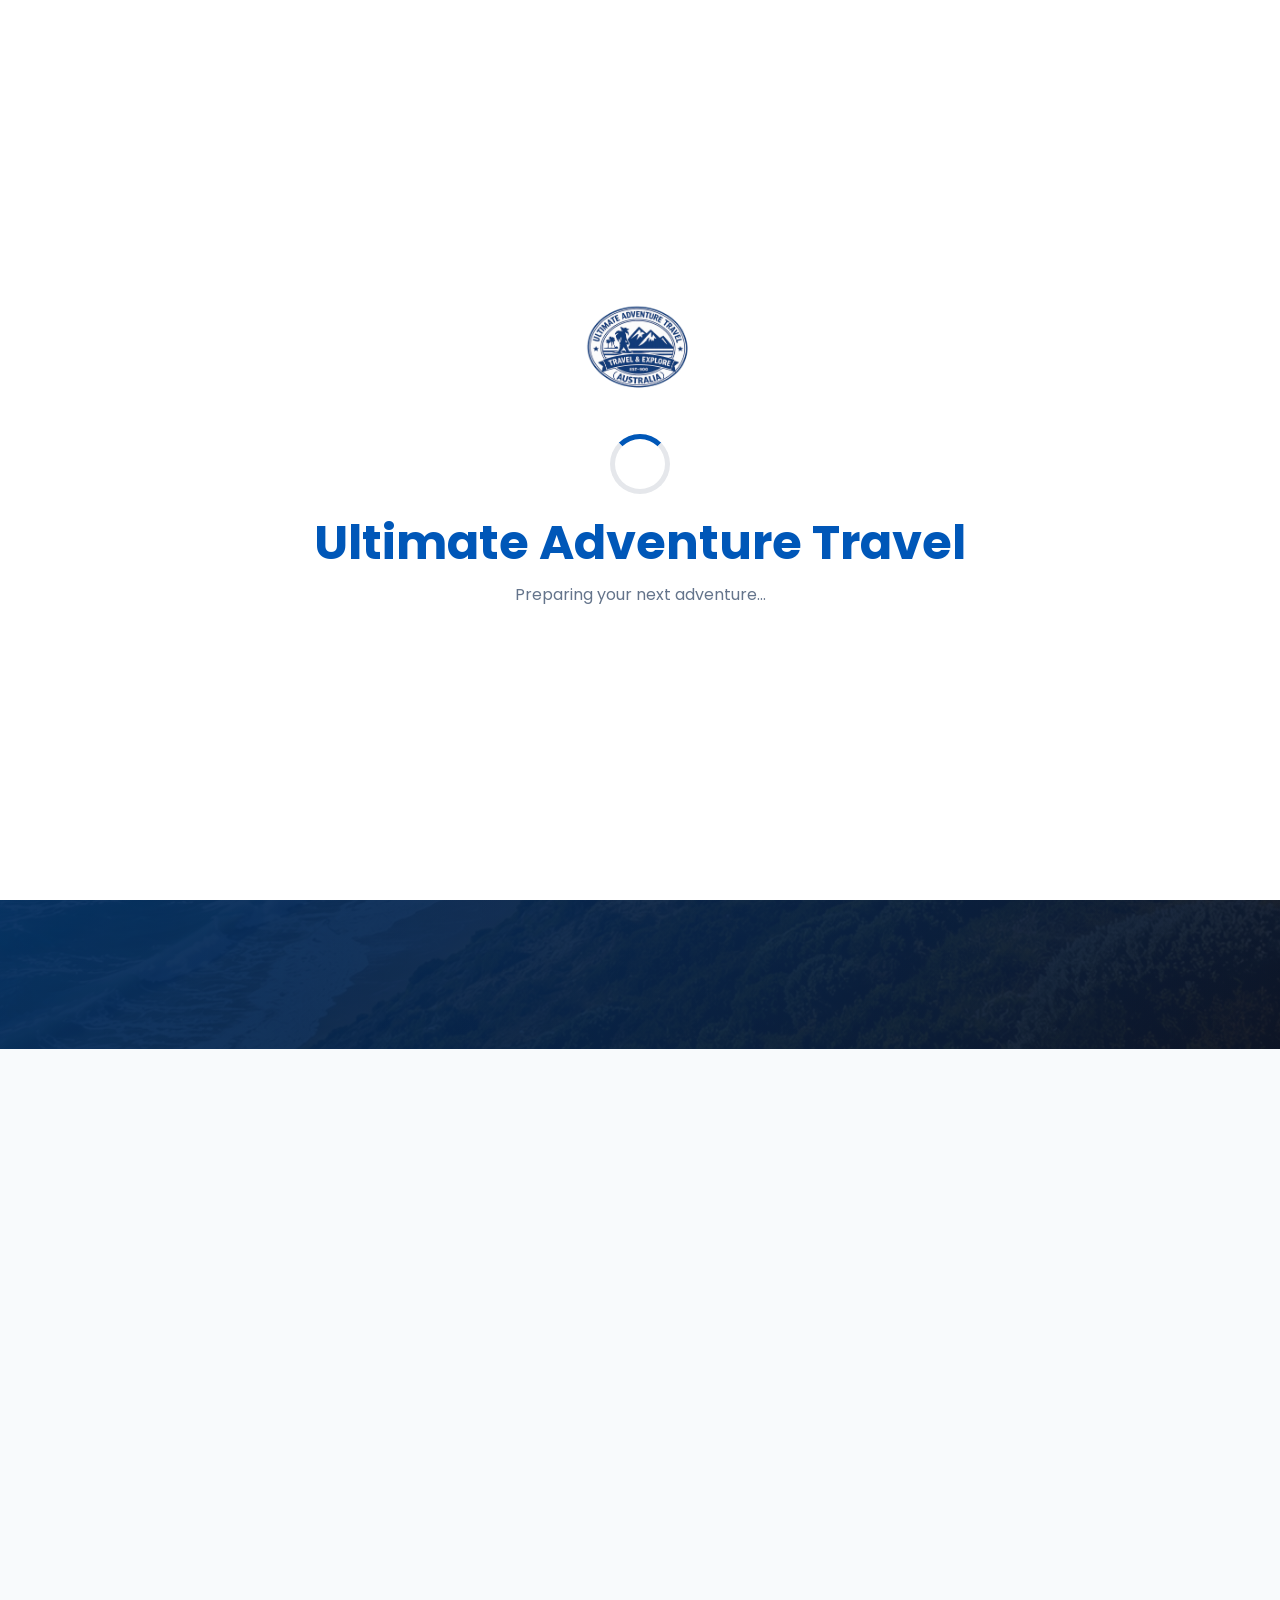
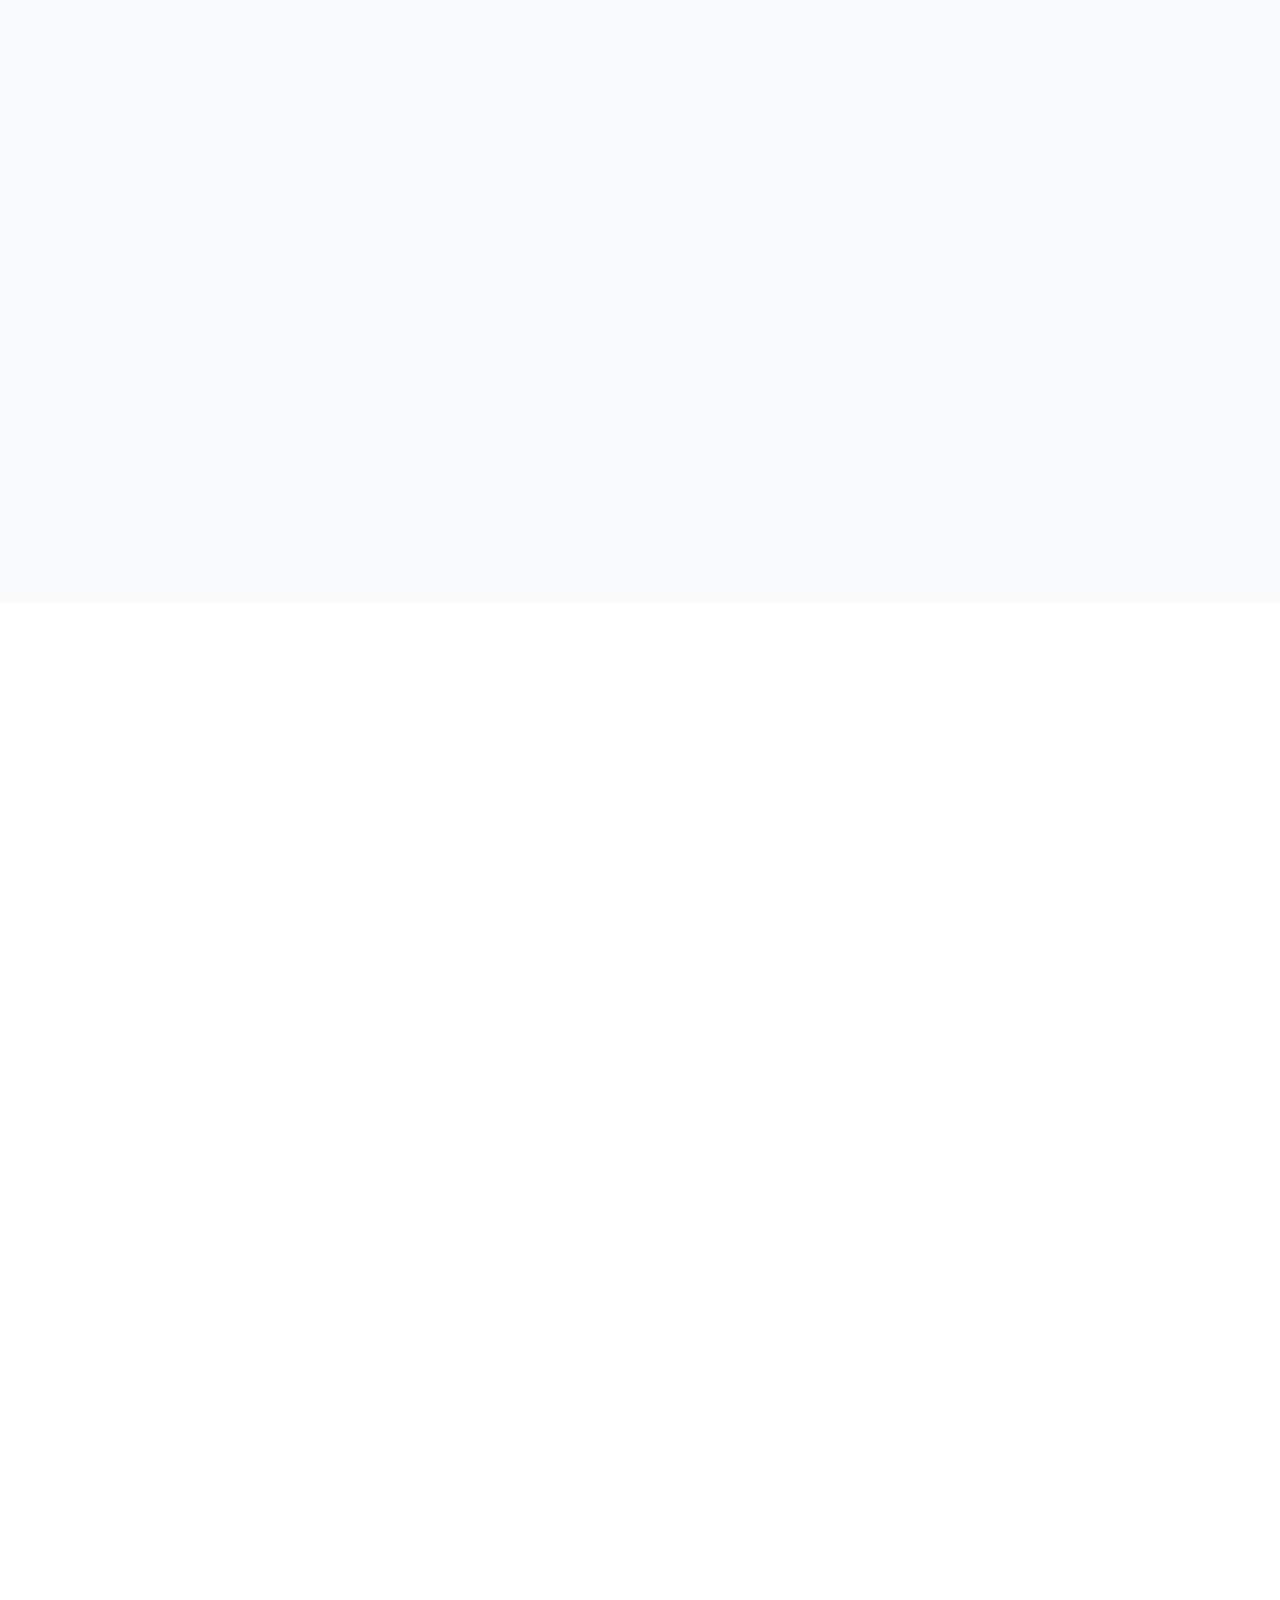
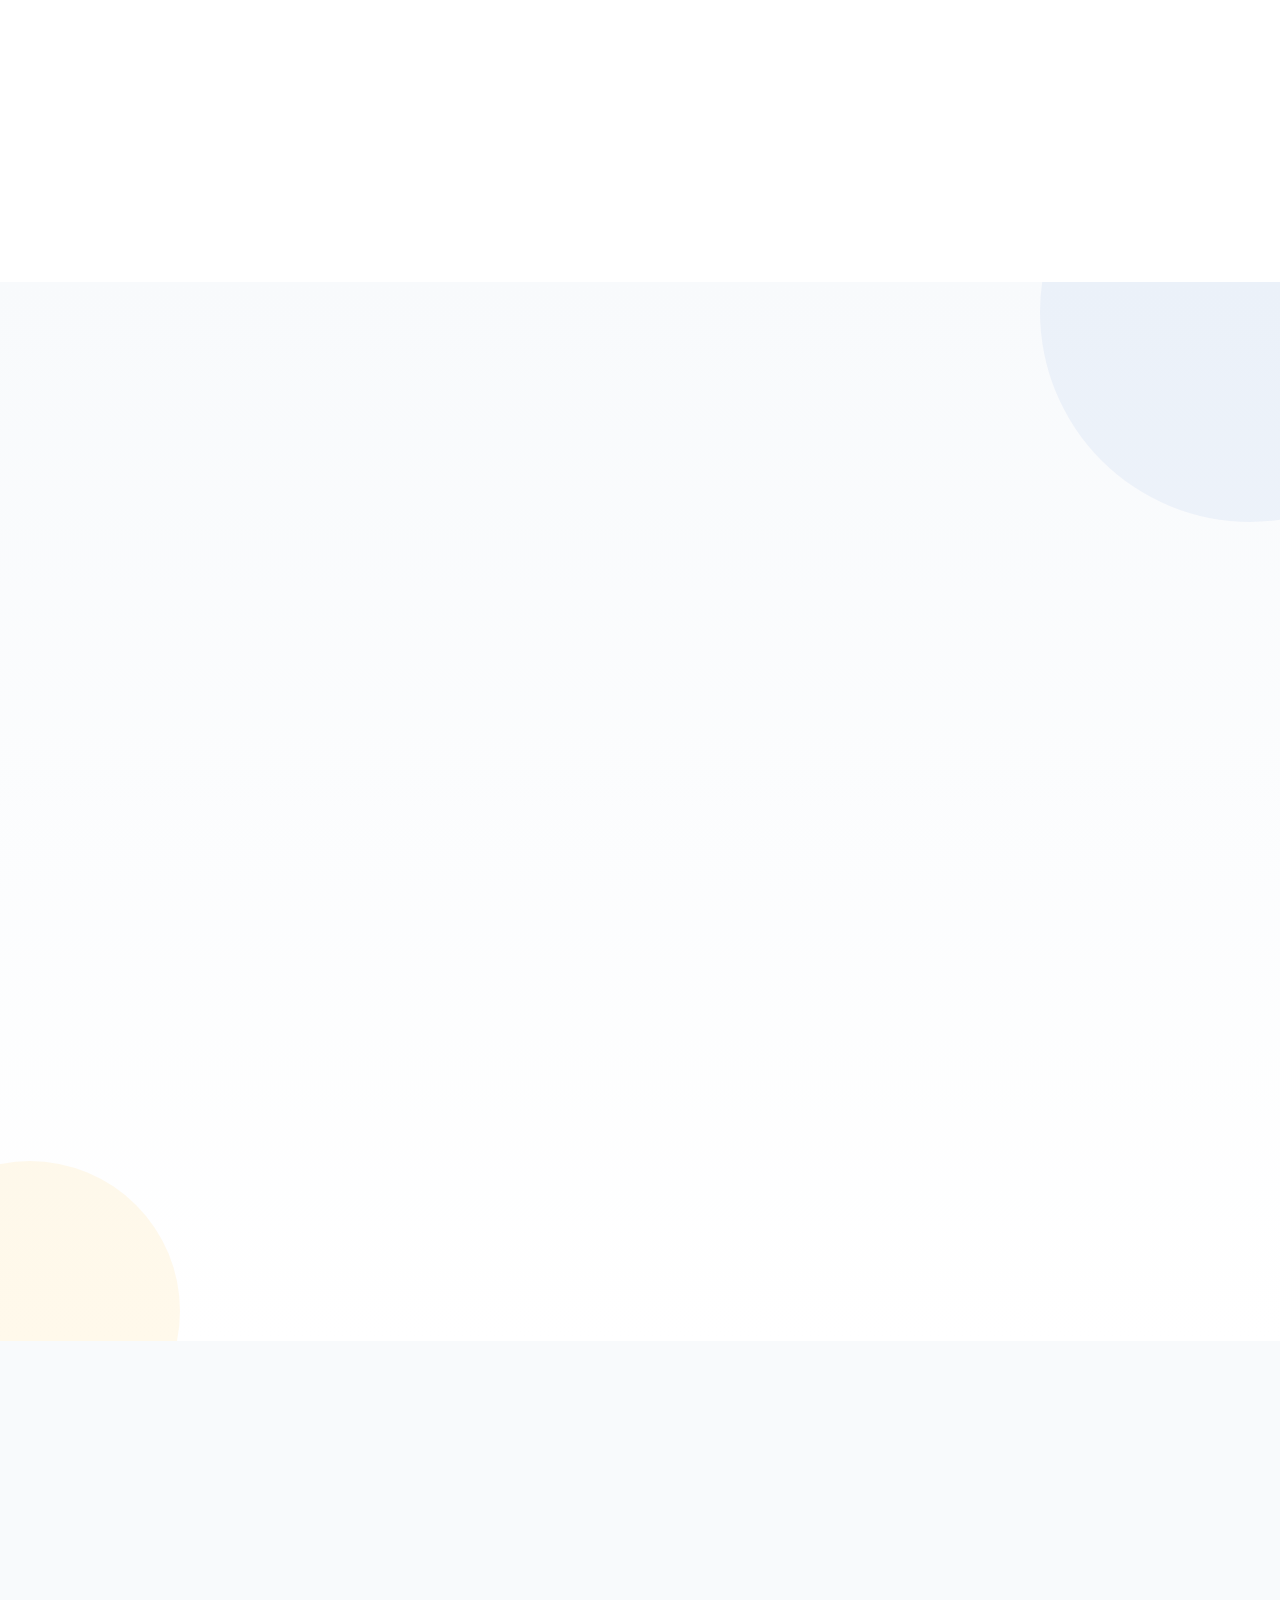
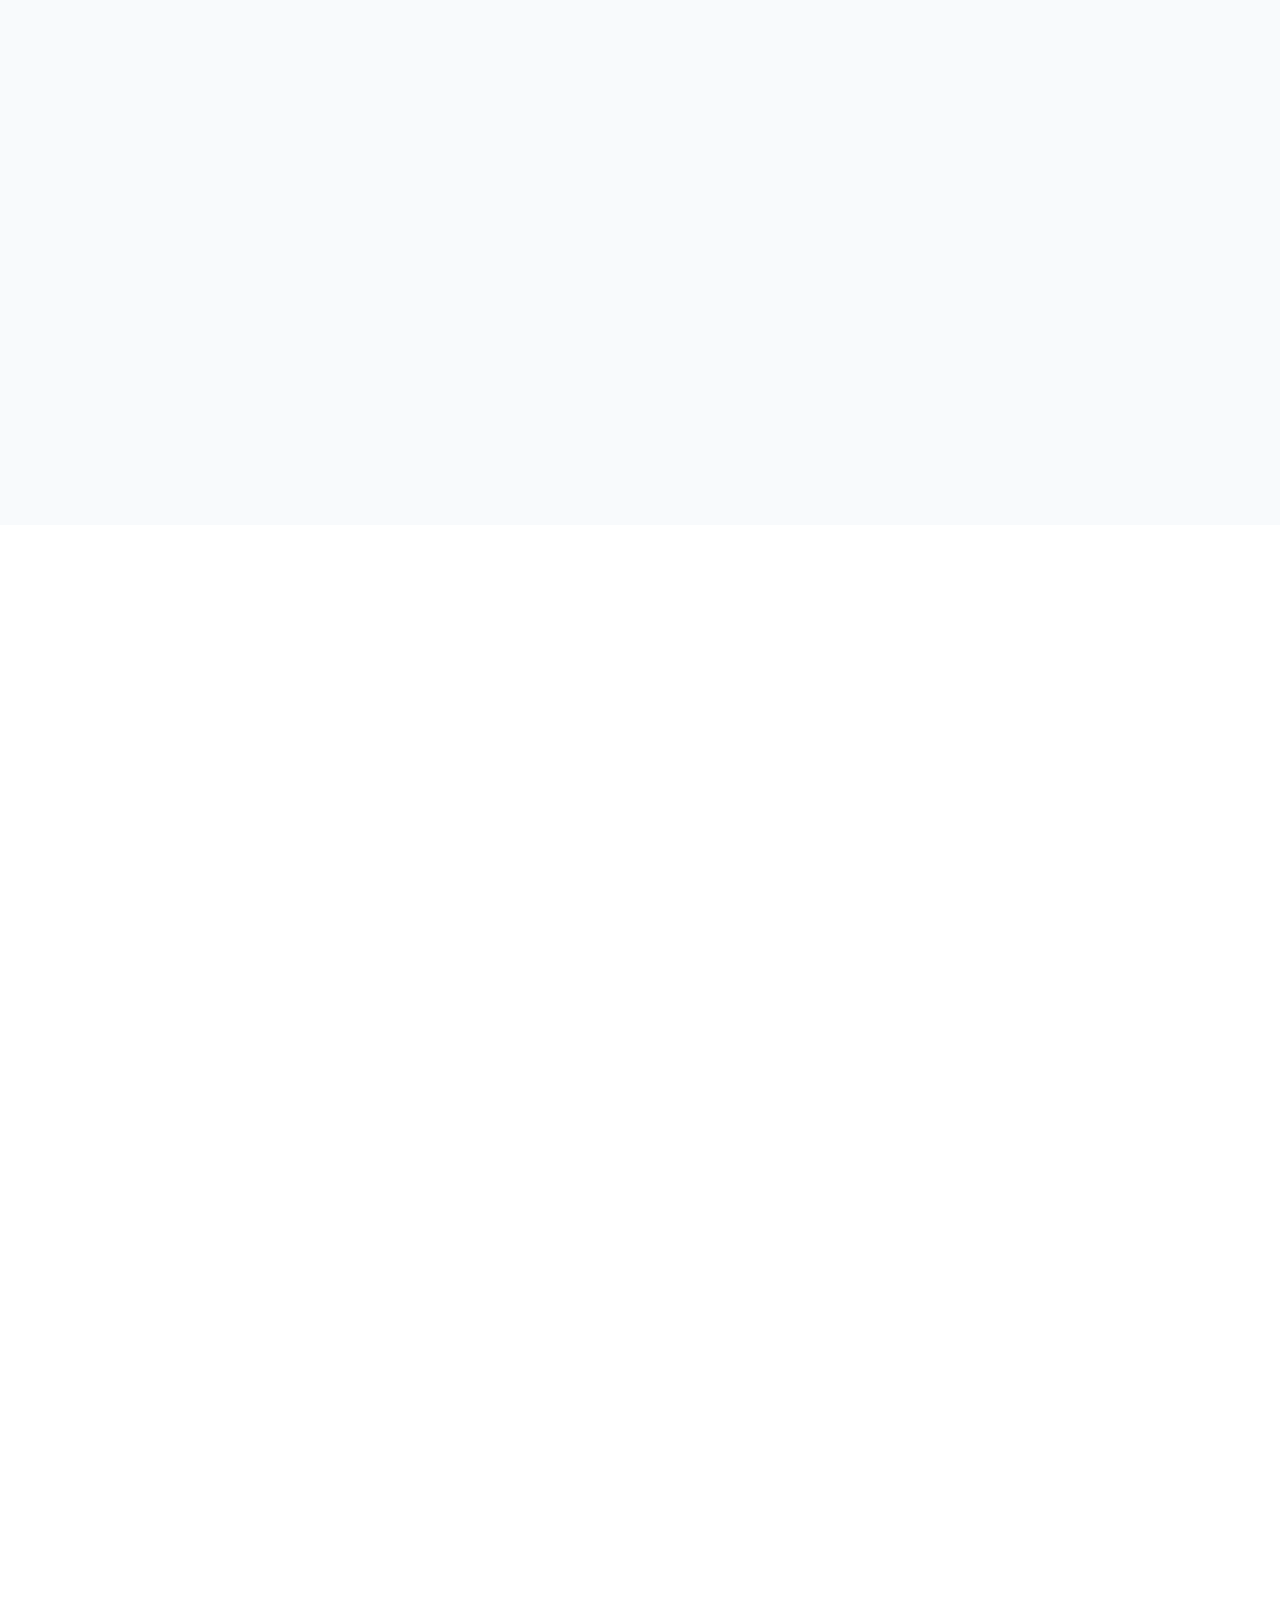
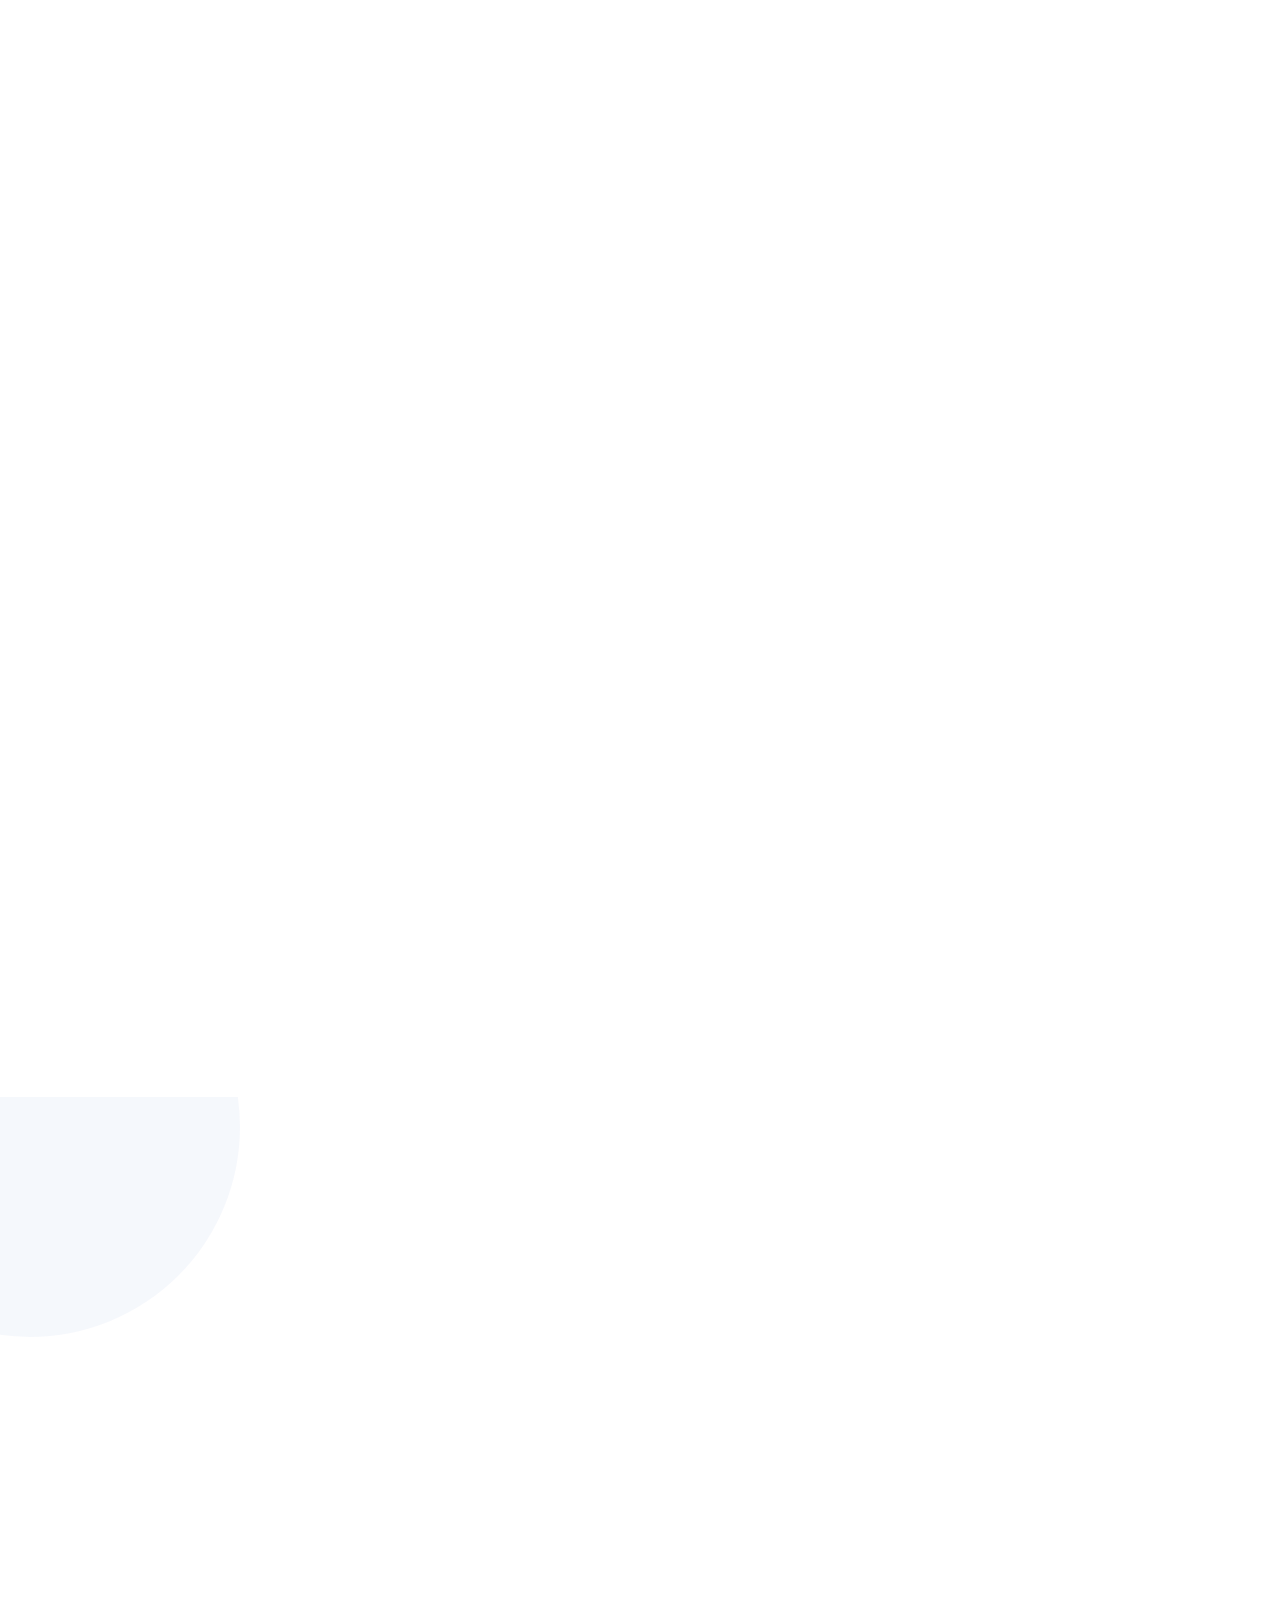
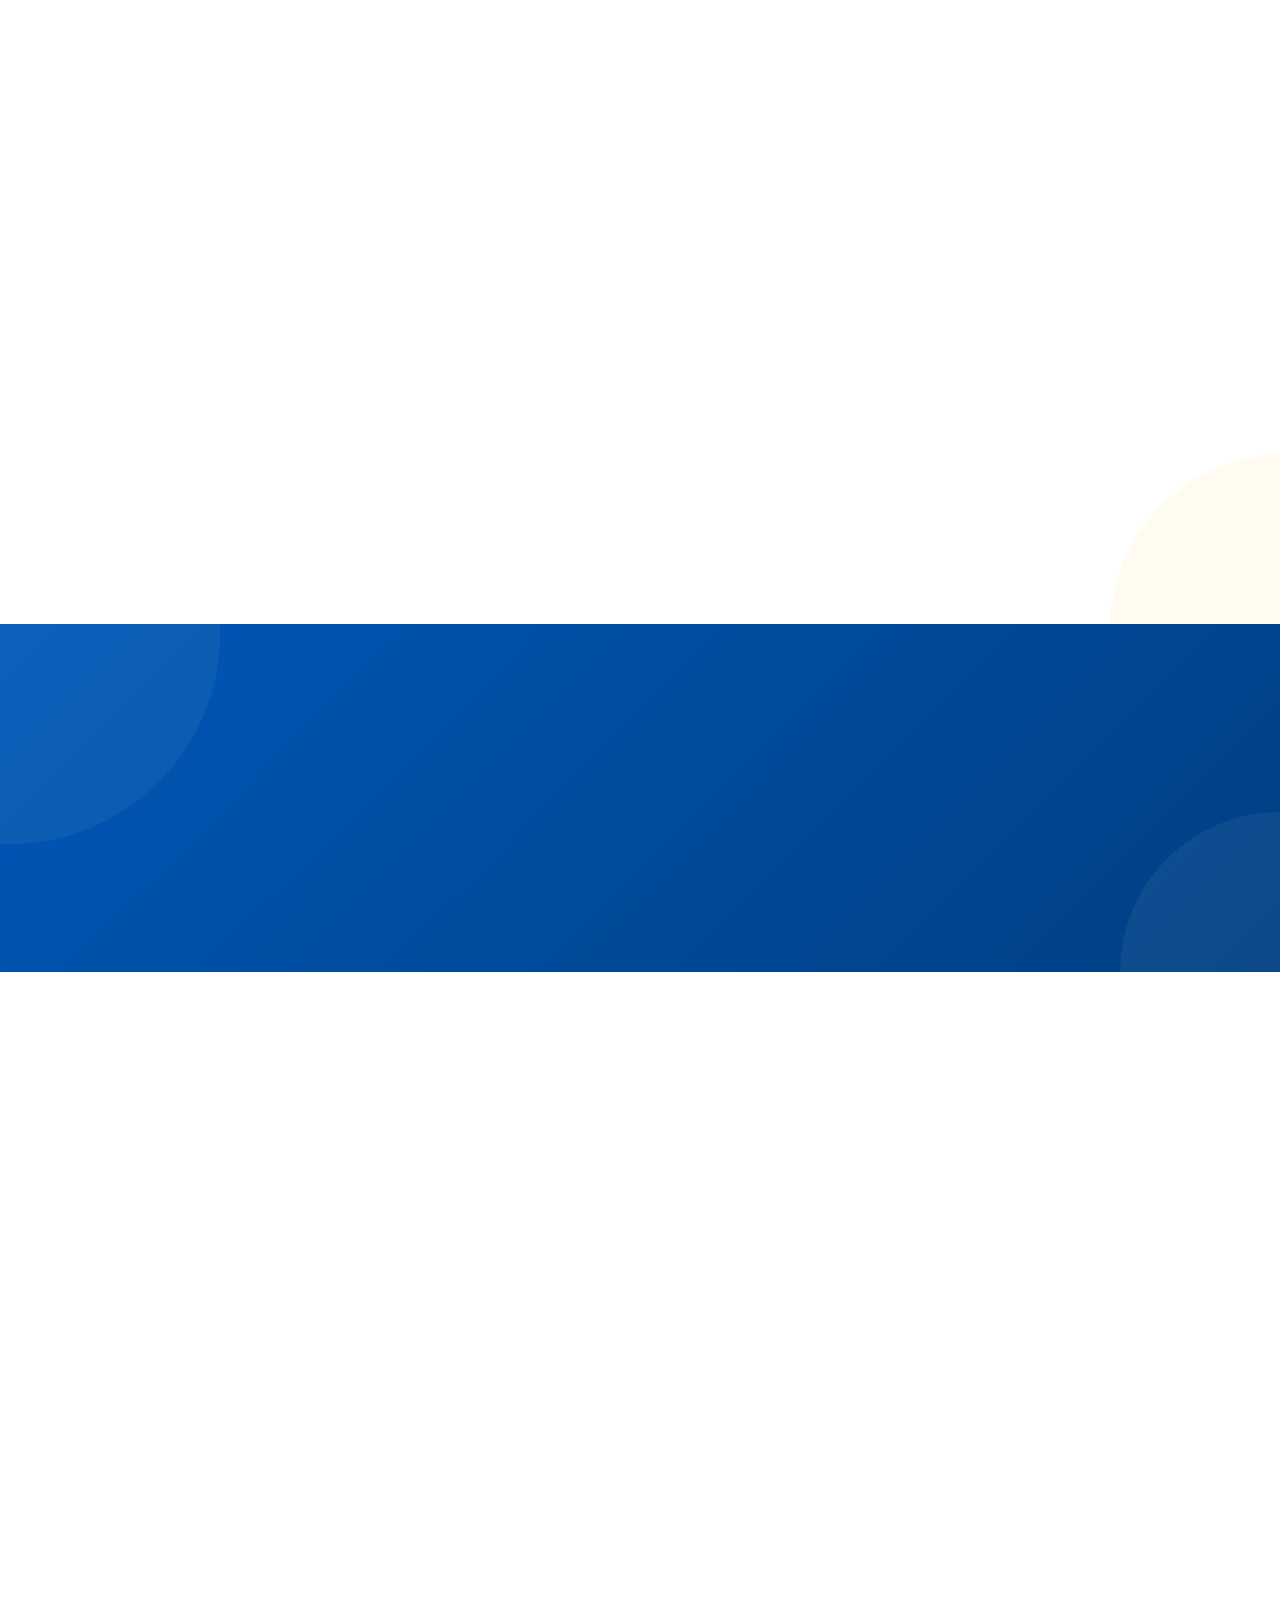
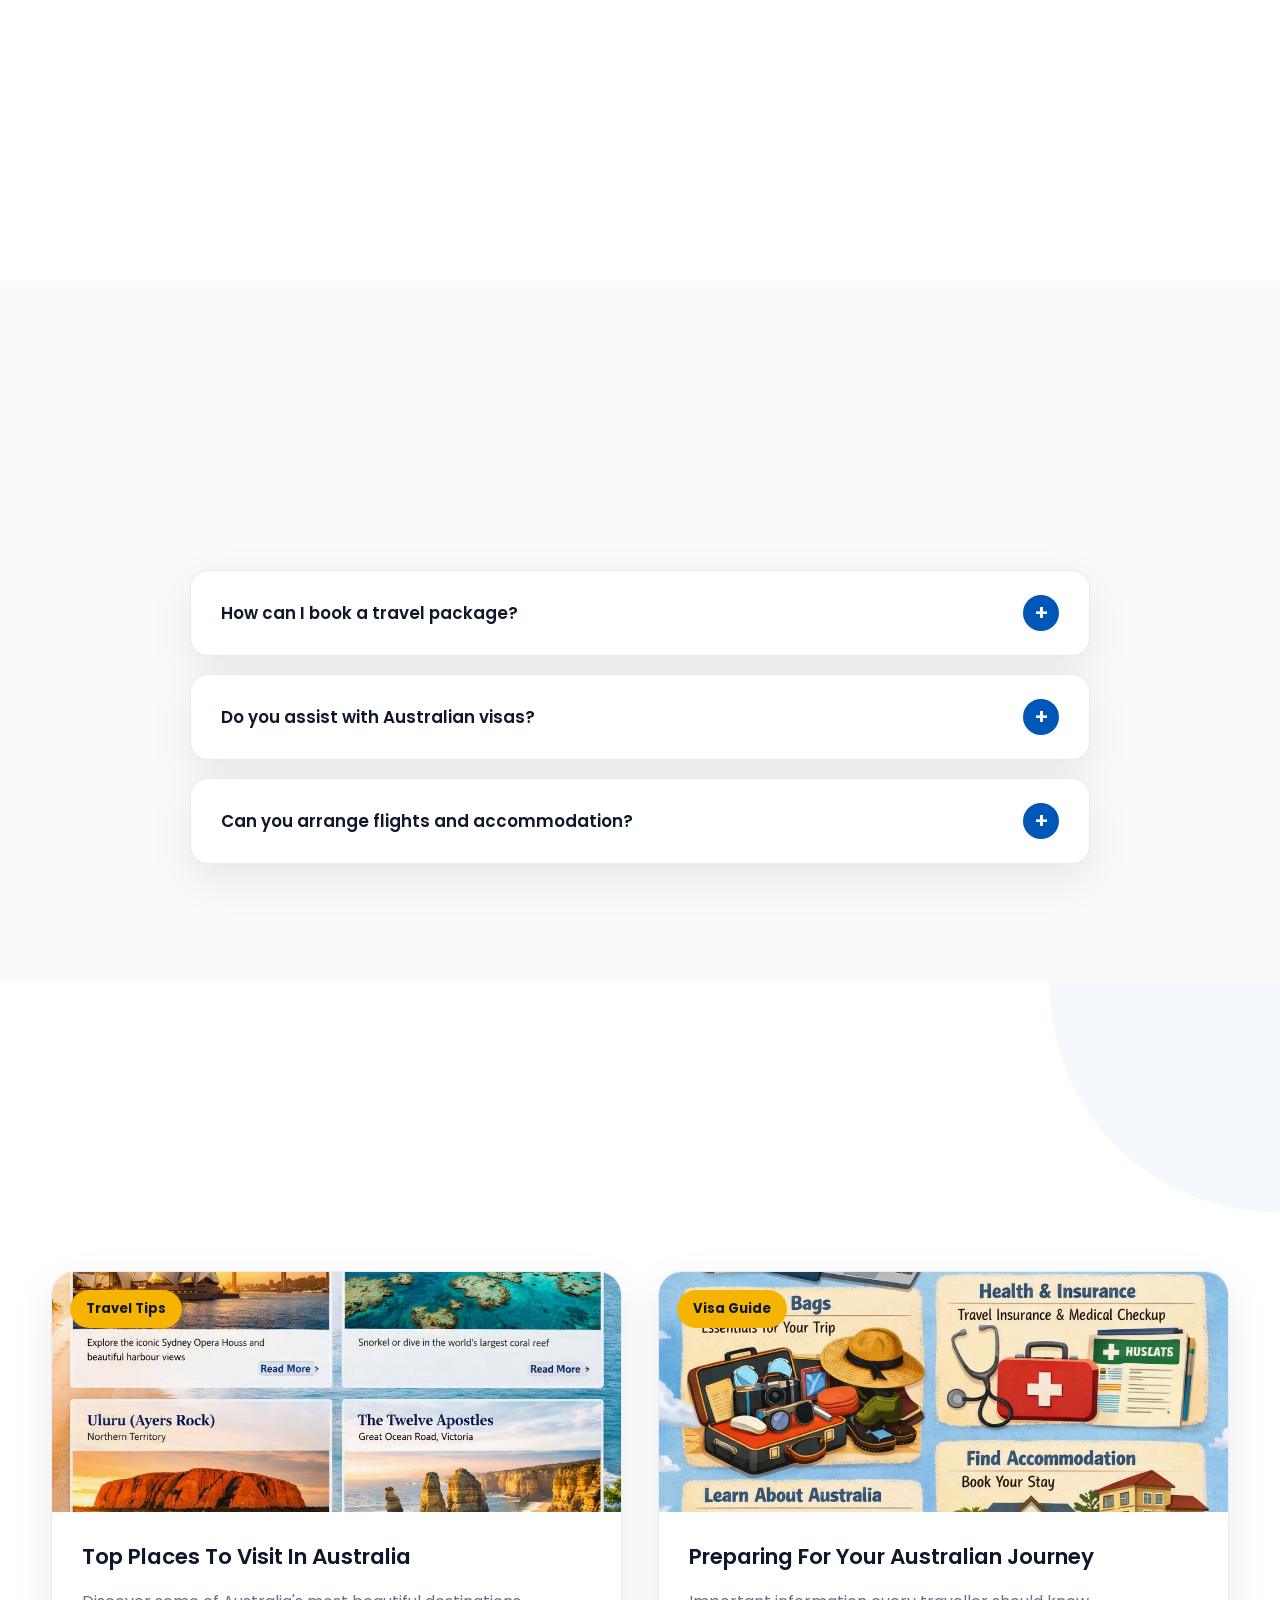
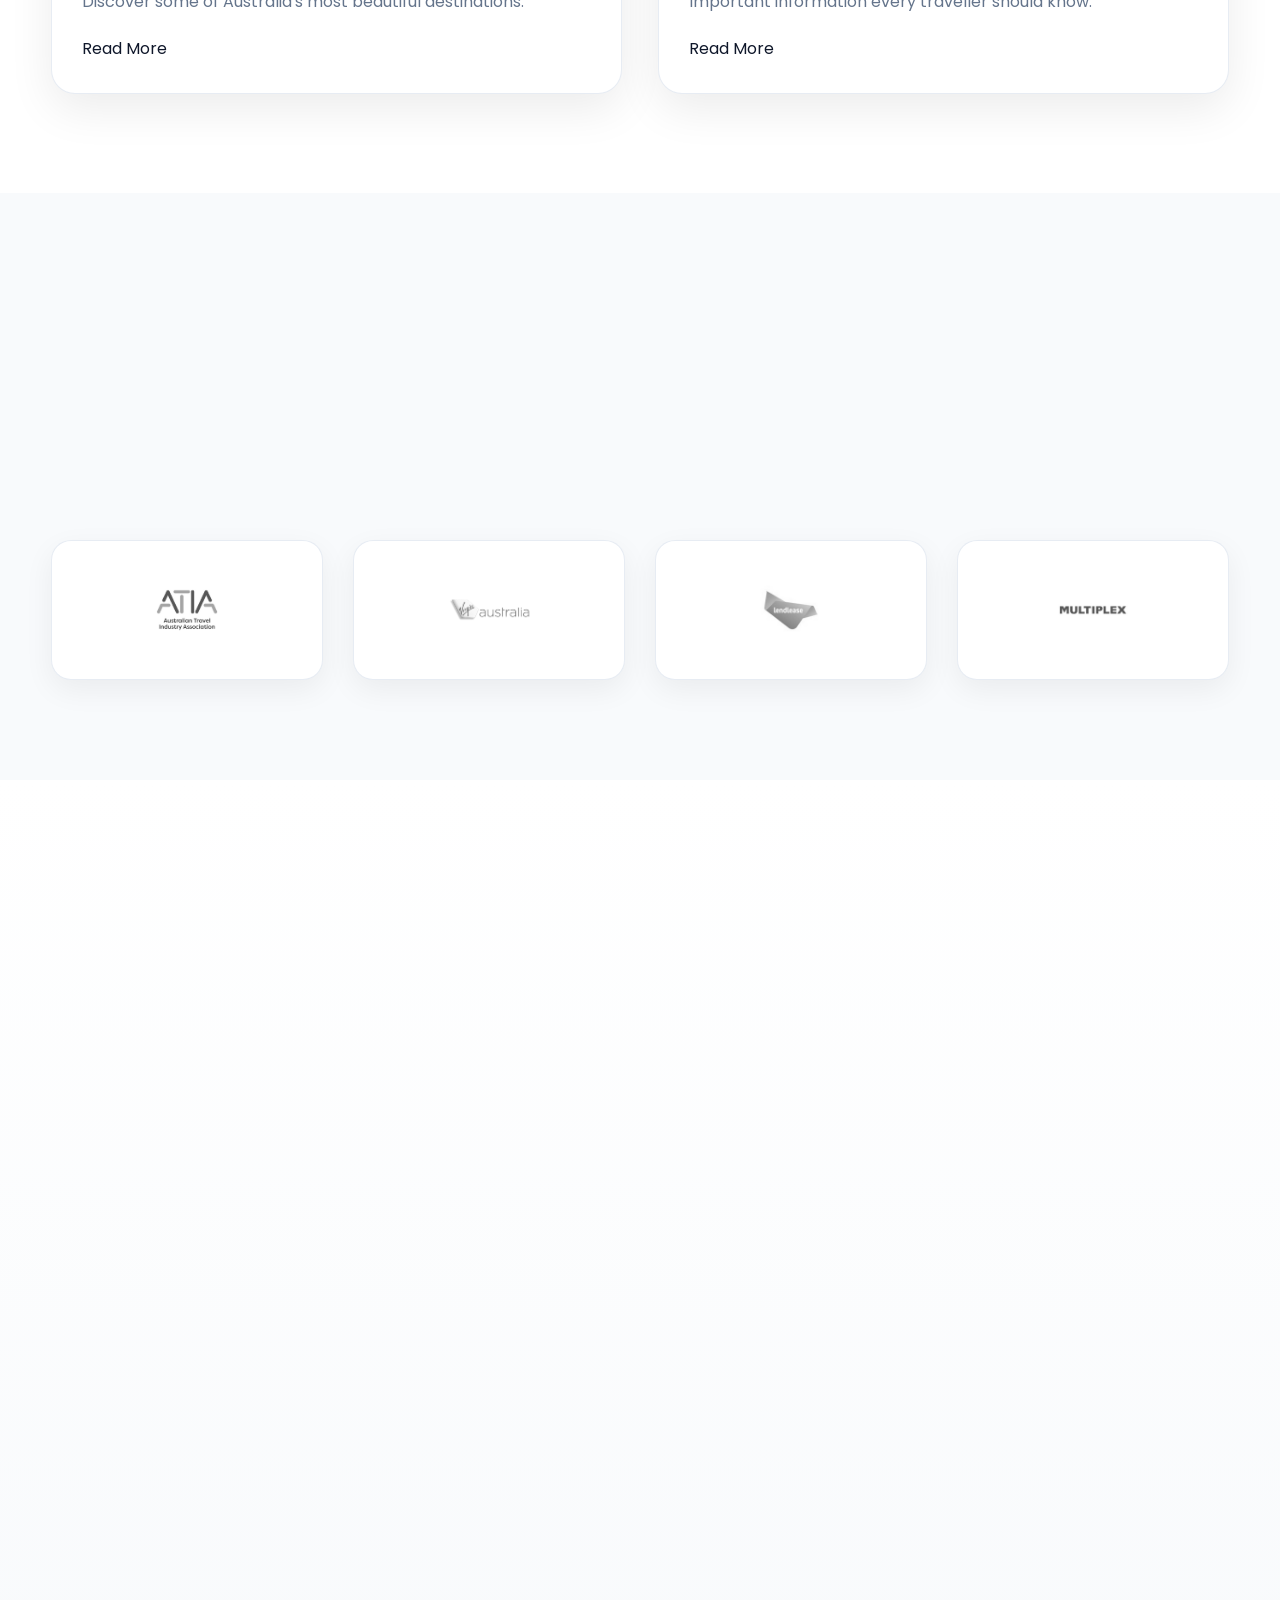
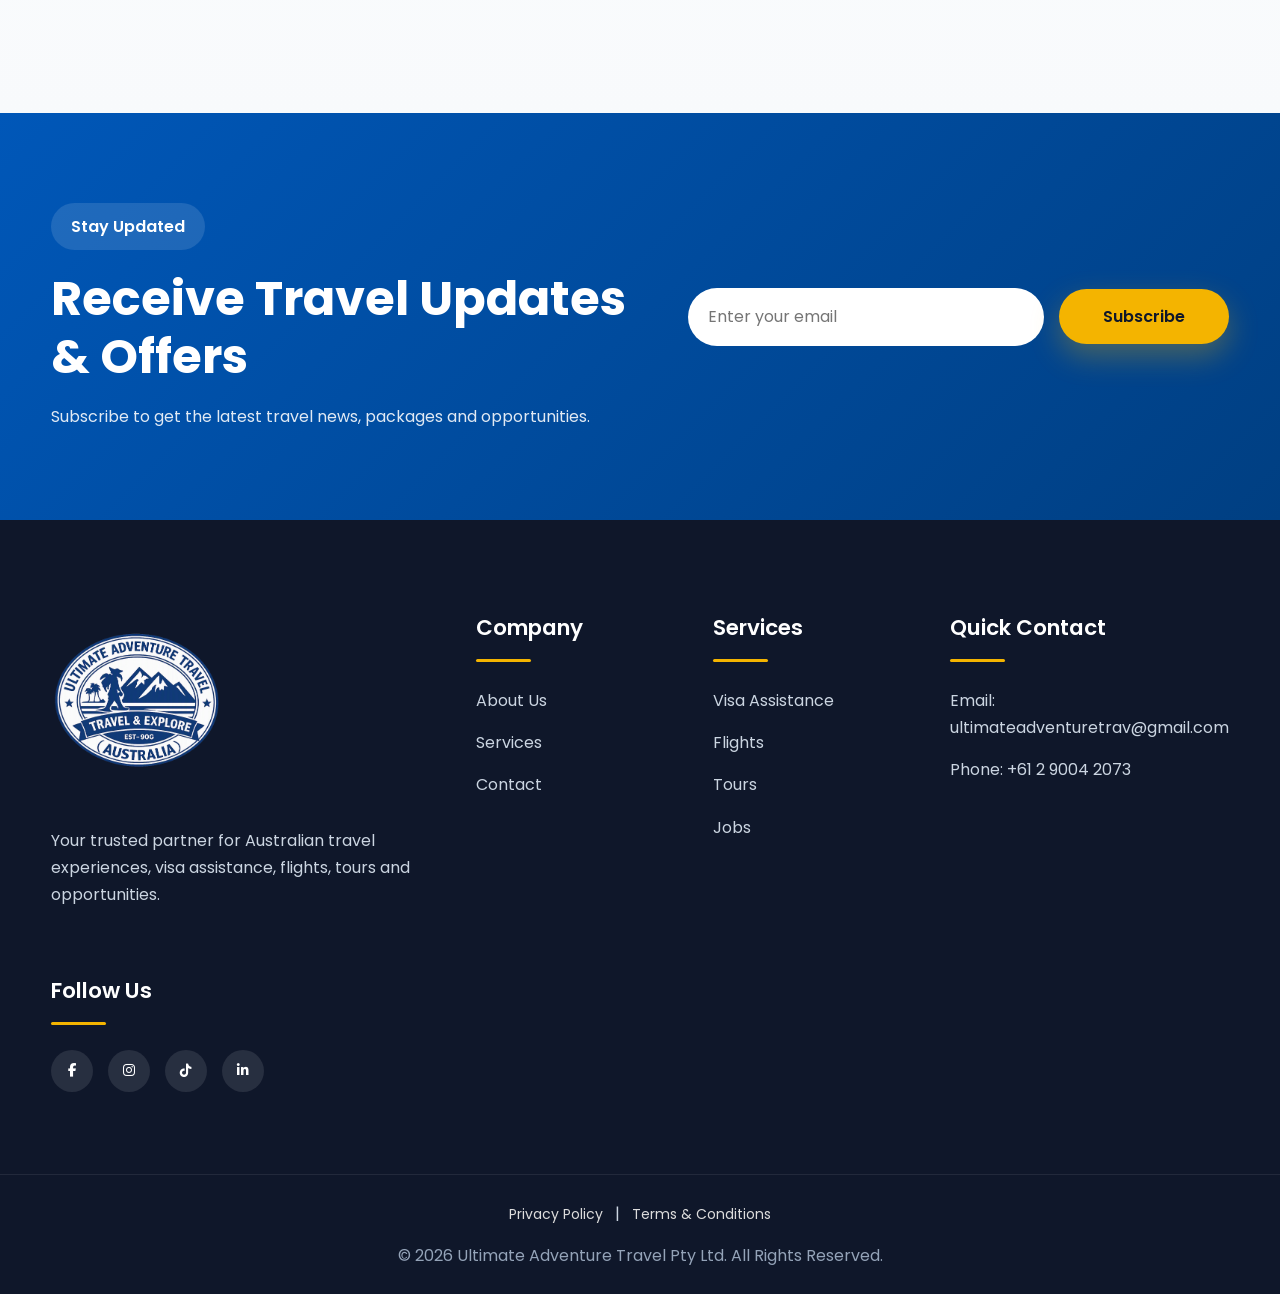
<file: index.html>
<!DOCTYPE html>
<html lang="en">

<!-- ==================================
        GOOGLE STRUCTURED DATA
================================== -->


<script type="application/ld+json">

{

"@context":"https://schema.org",

"@type":"TravelAgency",

"name":"Ultimate Adventure Travel Pty Ltd",

"description":"Australian travel agency providing holiday packages, visa assistance, flight booking, accommodation and travel support.",

"url":"https://ultimateadventuretravel.com",

"logo":"images/logo.png",

"areaServed":"Australia",

"serviceType":[

"Holiday Packages",

"Flight Booking",

"Visa Assistance",

"Hotel Booking",

"Airport Transfers",

"Travel Insurance",

"Employment Opportunities"

],

"sameAs":[

"https://facebook.com",

"https://instagram.com",

"https://linkedin.com"

]

}

</script>

<head>

<meta charset="UTF-8">

<meta name="viewport" content="width=device-width, initial-scale=1.0">

<title>
Ultimate Adventure Travel Pty Ltd | Australia Travel Experts
</title>

<meta name="description"
content="Ultimate Adventure Travel Pty Ltd provides Australia travel packages, visa assistance, flights, tours, employment opportunities and unforgettable experiences.">

<meta name="keywords"
content="Australia travel, Australian visa assistance, holiday packages, flights, jobs in Australia, travel agency">

<meta name="author"
content="Ultimate Adventure Travel Pty Ltd">

<meta name="robots"
content="index, follow">

<meta name="theme-color"
content="#0057B8">


<!-- Open Graph -->

<meta property="og:title"
content="Ultimate Adventure Travel Pty Ltd">

<meta property="og:description"
content="Your gateway to unforgettable adventures in Australia">

<meta property="og:type"
content="website">

<meta property="og:image"
content="images/hero.jpg">


<!-- Fonts -->

<link rel="preconnect"
href="https://fonts.googleapis.com">

<link rel="preconnect"
href="https://fonts.gstatic.com"
crossorigin>


<link href="https://fonts.googleapis.com/css2?family=Inter:wght@300;400;500;600;700&family=Poppins:wght@400;500;600;700;800&display=swap"
rel="stylesheet">


<!-- Font Awesome -->

<link rel="stylesheet"
href="https://cdnjs.cloudflare.com/ajax/libs/font-awesome/6.7.2/css/all.min.css">


<!-- CSS -->

<link rel="stylesheet"
href="css/style.css">

<link rel="stylesheet"
href="css/responsive.css">


</head>


<body>


<!-- ==================================
        LOADER
================================== -->


<div id="loader">

<div class="loader-container">


<img src="images/logo.png"
alt="Ultimate Adventure Travel Logo"
class="loader-logo">


<div class="loader-spinner"></div>


<h2>
Ultimate Adventure Travel
</h2>


<p>
Preparing your next adventure...
</p>


</div>

</div>



<!-- SCROLL BAR -->

<div id="progressBar"></div>





<!-- ==================================
        HEADER
================================== -->


<header>


<div class="container navbar">


<a href="index.html"
class="logo">


<img src="images/logo.png"
alt="Ultimate Adventure Travel Logo">


</a>




<button class="menu-btn"
aria-label="Open Menu">


<i class="fa-solid fa-bars"></i>


</button>




<nav>


<ul class="nav-links">


<li>
<a href="#home"
class="active">
Home
</a>
</li>


<li>
<a href="#about">
About
</a>
</li>


<li>
<a href="#services">
Services
</a>
</li>


<li class="dropdown">


<a href="#">
Travel
<i class="fa-solid fa-chevron-down"></i>
</a>


<ul class="dropdown-menu">


<li>
<a href="tours.html">
Tours
</a>
</li>


<li>
<a href="flights.html">
Flights
</a>
</li>


<li>
<a href="visa.html">
Visa Assistance
</a>
</li>


<li>
<a href="jobs.html">
Jobs
</a>
</li>


</ul>


</li>


<li>
<a href="contact.html">
Contact
</a>
</li>



</ul>


</nav>




<a href="#contact"
class="btn btn-primary">

Book Now

</a>



</div>


</header>





<!-- ==================================
        HERO SECTION
================================== -->


<section class="hero"
id="home">


<div class="hero-overlay"></div>


<div class="container hero-content">



<div class="hero-text fade-left">


<span>
Explore Australia With Confidence
</span>


<h1>

Your Gateway To
<br>

Unforgettable
<span>
Australian Adventures
</span>

</h1>



<p>

We connect travellers with amazing destinations,
visa support, flights, accommodation and
career opportunities across Australia.

</p>



<div class="hero-buttons">


<a href="#services"
class="btn btn-primary">

Explore Services

</a>



<a href="#contact"
class="btn btn-outline">

Contact Us

</a>


</div>


</div>




<div class="hero-image fade-right">


<img 
src="images/hero.jpg"
loading="lazy"
alt="Australia Travel Experience">

</div>



</div>


</section>
<!-- ==================================
        WHY CHOOSE US
================================== -->


<section class="features section-padding">


<div class="container">


<div class="section-title fade-up">


<span>
Why Choose Us
</span>


<h2>
Your Trusted Australian Travel Partner
</h2>


<p>
We provide reliable travel solutions designed to make your Australian journey simple, safe and memorable.
</p>


</div>




<div class="features-grid">



<div class="feature-card zoom-in">


<div class="feature-icon">

<i class="fa-solid fa-plane"></i>

</div>


<h3>
Complete Travel Solutions
</h3>


<p>
From flights and accommodation to tours and transfers, we handle every part of your journey.
</p>


</div>




<div class="feature-card zoom-in">


<div class="feature-icon">

<i class="fa-solid fa-passport"></i>

</div>


<h3>
Visa Assistance
</h3>


<p>
Our team helps travellers understand visa requirements and application processes.
</p>


</div>




<div class="feature-card zoom-in">


<div class="feature-icon">

<i class="fa-solid fa-headset"></i>

</div>


<h3>
Dedicated Support
</h3>


<p>
We provide professional assistance before, during and after your travel experience.
</p>


</div>




<div class="feature-card zoom-in">


<div class="feature-icon">

<i class="fa-solid fa-shield-heart"></i>

</div>


<h3>
Safe & Reliable
</h3>


<p>
Your comfort, security and satisfaction remain our highest priorities.
</p>


</div>



</div>


</div>


</section>





<!-- ==================================
        ABOUT SECTION
================================== -->


<section class="about section-padding"
id="about">


<div class="container about-wrapper">



<div class="about-image fade-left">


<img src="images/about.jpg"
alt="Ultimate Adventure Travel Team">


</div>




<div class="about-content fade-right">


<span>
About Our Company
</span>


<h2>
Creating Memorable Australian Experiences
</h2>


<p>

Ultimate Adventure Travel Pty Ltd is dedicated to helping travellers discover Australia through professional travel planning, visa guidance, flight arrangements and personalised support.

</p>


<p>

Whether you are planning a holiday, seeking new opportunities, or exploring Australia for the first time, our team provides trusted solutions tailored to your needs.

</p>



<div class="about-list">


<div>

<i class="fa-solid fa-check"></i>

Experienced Travel Support

</div>



<div>

<i class="fa-solid fa-check"></i>

Australian Destination Knowledge

</div>



<div>

<i class="fa-solid fa-check"></i>

Customer-Focused Service

</div>


</div>



<a href="about.html"
class="btn btn-primary">

Learn More

</a>



</div>



</div>


</section>





<!-- ==================================
        SERVICES SECTION
================================== -->


<section class="services section-padding"
id="services">


<div class="container">



<div class="section-title fade-up">


<span>
Our Services
</span>


<h2>
Everything You Need For Your Journey
</h2>


<p>
Professional travel services designed for individuals, families and businesses.
</p>


</div>




<div class="services-grid">



<div class="service-card zoom-in">


<i class="fa-solid fa-earth-oceania"></i>


<h3>
Holiday Packages
</h3>


<p>
Explore Australia's most beautiful destinations with carefully planned travel packages.
</p>


<a href="tours.html">
Read More
<i class="fa-solid fa-arrow-right"></i>
</a>


</div>




<div class="service-card zoom-in">


<i class="fa-solid fa-plane-departure"></i>


<h3>
Flight Booking
</h3>


<p>
Find convenient flight options with professional booking support.
</p>


<a href="flights.html">
Read More
<i class="fa-solid fa-arrow-right"></i>
</a>


</div>




<div class="service-card zoom-in">


<i class="fa-solid fa-passport"></i>


<h3>
Visa Assistance
</h3>


<p>
Guidance and support throughout your Australian visa journey.
</p>


<a href="visa.html">
Read More
<i class="fa-solid fa-arrow-right"></i>
</a>


</div>




<div class="service-card zoom-in">


<i class="fa-solid fa-briefcase"></i>


<h3>
Employment Opportunities
</h3>


<p>
Connecting suitable candidates with Australian opportunities.
</p>


<a href="jobs.html">
Read More
<i class="fa-solid fa-arrow-right"></i>
</a>


</div>




<div class="service-card zoom-in">


<i class="fa-solid fa-hotel"></i>


<h3>
Hotel Booking
</h3>


<p>
Comfortable accommodation solutions for every traveller.
</p>


<a href="#contact">
Read More
<i class="fa-solid fa-arrow-right"></i>
</a>


</div>




<div class="service-card zoom-in">


<i class="fa-solid fa-car"></i>


<h3>
Airport Transfers
</h3>


<p>
Reliable transport solutions from arrival to destination.
</p>


<a href="#contact">
Read More
<i class="fa-solid fa-arrow-right"></i>
</a>


</div>



</div>


</div>


</section>
<!-- ==================================
        DESTINATIONS SECTION
================================== -->


<section class="destinations section-padding"
id="destinations">


<div class="container">


<div class="section-title fade-up">


<span>
Popular Destinations
</span>


<h2>
Discover Australia
</h2>


<p>
Experience Australia's iconic cities, natural wonders and unforgettable adventures.
</p>


</div>




<div class="destination-grid">



<div class="destination-card zoom-in">


<img src="images/australia1.jpg"
alt="Sydney Australia">


<div class="destination-overlay">


<h3>
Sydney
</h3>


<p>
Harbour views, beaches and city experiences.
</p>


</div>


</div>




<div class="destination-card zoom-in">


<img src="images/australia2.jpg"
alt="Melbourne Australia">


<div class="destination-overlay">


<h3>
Melbourne
</h3>


<p>
Culture, food and world-class attractions.
</p>


</div>


</div>




<div class="destination-card zoom-in">


<img src="images/australia3.jpg"
alt="Gold Coast Australia">


<div class="destination-overlay">


<h3>
Gold Coast
</h3>


<p>
Beautiful beaches and exciting adventures.
</p>


</div>


</div>




<div class="destination-card zoom-in">


<img src="images/australia4.jpg"
alt="Perth Australia">


<div class="destination-overlay">


<h3>
Perth
</h3>


<p>
Nature, lifestyle and coastal beauty.
</p>


</div>


</div>



</div>


</div>


</section>





<!-- ==================================
        TRAVEL PACKAGES
================================== -->


<section class="packages section-padding">


<div class="container">


<div class="section-title fade-up">


<span>
Travel Packages
</span>


<h2>
Designed Around Your Dreams
</h2>


<p>
Choose from flexible travel experiences created for different types of travellers.
</p>


</div>




<div class="packages-grid">



<div class="package-card fade-up">


<div class="package-image">


<img src="images/australia1.jpg"
alt="Australia Holiday Package">


</div>


<div class="package-content">


<h3>
Australia Explorer
</h3>


<p>
Discover famous cities, landmarks and attractions across Australia.
</p>


<a href="#contact"
class="btn btn-primary">

Book Package

</a>


</div>


</div>





<div class="package-card fade-up">


<div class="package-image">


<img src="images/australia2.jpg"
alt="Family Holiday Australia">


</div>


<div class="package-content">


<h3>
Family Adventure
</h3>


<p>
Enjoy memorable experiences designed for families and groups.
</p>


<a href="#contact"
class="btn btn-primary">

Book Package

</a>


</div>


</div>





<div class="package-card fade-up">


<div class="package-image">


<img src="images/australia3.jpg"
alt="Business Travel Australia">


</div>


<div class="package-content">


<h3>
Business Travel
</h3>


<p>
Professional travel arrangements for corporate visitors.
</p>


<a href="#contact"
class="btn btn-primary">

Book Package

</a>


</div>


</div>



</div>


</div>


</section>





<!-- ==================================
        VISA SECTION
================================== -->


<section class="visa-highlight section-padding">


<div class="container visa-wrapper">



<div class="visa-content fade-left">


<span>
Visa Assistance
</span>


<h2>
Making Your Australian Journey Easier
</h2>


<p>

Understanding visa requirements can be challenging. Our team provides guidance and support to help you prepare your travel plans with confidence.

</p>



<ul>


<li>

<i class="fa-solid fa-check"></i>

Visitor Visa Guidance

</li>


<li>

<i class="fa-solid fa-check"></i>

Travel Documentation Support

</li>


<li>

<i class="fa-solid fa-check"></i>

Application Preparation Assistance

</li>


</ul>



<a href="visa.html"
class="btn btn-primary">

Explore Visa Services

</a>


</div>




<div class="visa-image fade-right">


<img src="images/passport.jpg"
alt="Australian Visa Assistance">


</div>



</div>


</section>





<!-- ==================================
        EMPLOYMENT SECTION
================================== -->


<section class="jobs-highlight section-padding">


<div class="container">


<div class="jobs-box fade-up">


<div>


<span>
Career Opportunities
</span>


<h2>
Explore Opportunities In Australia
</h2>


<p>
We help connect suitable candidates with employment pathways and opportunities.
</p>


</div>



<a href="jobs.html"
class="btn btn-primary">

View Jobs

</a>



</div>


</div>


</section>
<!-- ==================================
        TESTIMONIAL SECTION
================================== -->


<section class="testimonials section-padding">


<div class="container">


<div class="section-title fade-up">


<span>
Customer Reviews
</span>


<h2>
What Our Travellers Say
</h2>


<p>
Our goal is to make every journey smooth, safe and unforgettable.
</p>


</div>




<div class="testimonial-grid">



<div class="testimonial-card fade-up">


<div class="testimonial-header">


<img src="images/customer1.jpg"
alt="Customer">


<div>


<h3>
Sarah Williams
</h3>


<div class="stars">

<i class="fa-solid fa-star"></i>
<i class="fa-solid fa-star"></i>
<i class="fa-solid fa-star"></i>
<i class="fa-solid fa-star"></i>
<i class="fa-solid fa-star"></i>

</div>


</div>


</div>



<p>
"Ultimate Adventure Travel made my Australia trip simple and stress-free. Their support was excellent from start to finish."
</p>


</div>





<div class="testimonial-card fade-up">


<div class="testimonial-header">


<img src="images/customer2.jpg"
alt="Customer">


<div>


<h3>
Michael James
</h3>


<div class="stars">

<i class="fa-solid fa-star"></i>
<i class="fa-solid fa-star"></i>
<i class="fa-solid fa-star"></i>
<i class="fa-solid fa-star"></i>
<i class="fa-solid fa-star"></i>

</div>


</div>


</div>



<p>
"The visa guidance and travel planning support were professional and very helpful."
</p>


</div>





<div class="testimonial-card fade-up">


<div class="testimonial-header">


<img src="images/customer3.jpg"
alt="Customer">


<div>


<h3>
Emma Davis
</h3>


<div class="stars">

<i class="fa-solid fa-star"></i>
<i class="fa-solid fa-star"></i>
<i class="fa-solid fa-star"></i>
<i class="fa-solid fa-star"></i>
<i class="fa-solid fa-star"></i>

</div>


</div>


</div>



<p>
"A trusted company that truly cares about its customers and their travel experience."
</p>


</div>



</div>


</div>


</section>





<!-- ==================================
        COMPANY STATISTICS
================================== -->


<section class="company-stats">


<div class="container">


<div class="stats-grid">



<div class="stat-box zoom-in">


<h2 class="counter"
data-target="35000">
0
</h2>


<p>
Happy Travellers
</p>


</div>





<div class="stat-box zoom-in">


<h2 class="counter"
data-target="35">
0
</h2>


<p>
Destinations
</p>


</div>





<div class="stat-box zoom-in">


<h2 class="counter"
data-target="120">
0
</h2>


<p>
Travel Packages
</p>


</div>





<div class="stat-box zoom-in">


<h2 class="counter"
data-target="100">
0
</h2>


<p>
Customer Satisfaction %
</p>


</div>



</div>


</div>


</section>





<!-- ==================================
        GALLERY SECTION
================================== -->


<section class="gallery section-padding">


<div class="container">


<div class="section-title fade-up">


<span>
Travel Gallery
</span>


<h2>
Memories Around Australia
</h2>


</div>




<div class="gallery-grid">


<img src="images/australia1.jpg"
alt="Australia"
class="zoom-in">


<img src="images/australia2.jpg"
alt="Australia"
class="zoom-in">


<img src="images/australia3.jpg"
alt="Australia"
class="zoom-in">


<img src="images/australia4.jpg"
alt="Australia"
class="zoom-in">


<img src="images/gallery1.jpg"
alt="Travel"
class="zoom-in">


<img src="images/gallery2.jpg"
alt="Travel"
class="zoom-in">


</div>


</div>


</section>





<!-- ==================================
        FAQ SECTION
================================== -->


<section class="faq section-padding">


<div class="container faq-container">


<div class="section-title fade-up">


<span>
FAQ
</span>


<h2>
Frequently Asked Questions
</h2>


</div>




<div class="faq-item">


<button class="faq-question">

How can I book a travel package?

<span>
+
</span>

</button>


<div class="faq-answer">

<p>
You can contact our team through our enquiry form and we will help create the right travel plan for you.
</p>

</div>


</div>





<div class="faq-item">


<button class="faq-question">

Do you assist with Australian visas?

<span>
+
</span>

</button>


<div class="faq-answer">

<p>
Yes. We provide guidance and support with Australian travel documentation and visa preparation.
</p>

</div>


</div>





<div class="faq-item">


<button class="faq-question">

Can you arrange flights and accommodation?

<span>
+
</span>

</button>


<div class="faq-answer">

<p>
Yes. We assist with flights, hotels, transfers and complete travel arrangements.
</p>

</div>


</div>



</div>


</section>





<!-- ==================================
        BLOG SECTION
================================== -->


<section class="blog section-padding">


<div class="container">


<div class="section-title fade-up">


<span>
Travel Insights
</span>


<h2>
Latest Travel Articles
</h2>


</div>




<div class="blog-grid">



<div class="blog-card">


<div class="blog-image">


<img src="images/blog1.jpg"
alt="Australia Travel Tips">


<span class="blog-category">
Travel Tips
</span>


</div>


<div class="blog-content">


<h3>
Top Places To Visit In Australia
</h3>


<p>
Discover some of Australia's most beautiful destinations.
</p>


<a href="#">
Read More
</a>


</div>


</div>





<div class="blog-card">


<div class="blog-image">


<img src="images/blog2.jpg"
alt="Visa Guide">


<span class="blog-category">
Visa Guide
</span>


</div>


<div class="blog-content">


<h3>
Preparing For Your Australian Journey
</h3>


<p>
Important information every traveller should know.
</p>


<a href="#">
Read More
</a>


</div>


</div>



</div>


</div>


</section>
<!-- ==================================
        PARTNERS SECTION
================================== -->


<section class="partners section-padding">


<div class="container">


<div class="section-title fade-up">


<span>
Our Partners
</span>


<h2>
Trusted By Leading Organisations
</h2>


</div>




<div class="partners-grid">



<div class="partner-card">

<img src="images/partner1.png"
alt="Partner Logo">

</div>



<div class="partner-card">

<img src="images/partner2.png"
alt="Partner Logo">

</div>



<div class="partner-card">

<img src="images/partner3.png"
alt="Partner Logo">

</div>



<div class="partner-card">

<img src="images/partner4.png"
alt="Partner Logo">

</div>



</div>


</div>


</section>





<!-- ==================================
        CONTACT SECTION
================================== -->


<section class="contact section-padding"
id="contact">


<div class="container contact-wrapper">



<div class="contact-info fade-left">



<div class="contact-card">


<div class="contact-icon">

<i class="fa-solid fa-location-dot"></i>

</div>


<div>

<h3>
Location
</h3>


<p>
Australia
</p>

</div>


</div>





<div class="contact-card">


<div class="contact-icon">

<i class="fa-solid fa-phone"></i>

</div>


<div>

<h3>
Phone
</h3>


<p>
+61 2 9004 2073
</p>

</div>


</div>





<div class="contact-card">


<div class="contact-icon">

<i class="fa-solid fa-envelope"></i>

</div>


<div>

<h3>
Email
</h3>


<p>
ultimateadventuretrav@gmail.com
</p>

</div>


</div>



</div>





<div class="contact-form fade-right">


<form>


<div class="form-group">

<input type="text"
placeholder="Your Name"
required>

</div>



<div class="form-group">

<input type="email"
placeholder="Your Email"
required>

</div>



<div class="form-group">

<input type="tel"
placeholder="Phone Number">

</div>




<div class="form-group">

<select>

<option>
Select Service
</option>

<option>
Holiday Package
</option>

<option>
Visa Assistance
</option>

<option>
Flight Booking
</option>

<option>
Employment Opportunity
</option>


</select>

</div>




<div class="form-group">

<textarea placeholder="Your Message"></textarea>

</div>



<button type="submit"
class="btn btn-primary">

Send Message

</button>


</form>


</div>



</div>


</section>





<!-- ==================================
        NEWSLETTER
================================== -->


<section class="newsletter">


<div class="container newsletter-content">


<div>


<span>
Stay Updated
</span>


<h2>
Receive Travel Updates & Offers
</h2>


<p>
Subscribe to get the latest travel news, packages and opportunities.
</p>


</div>




<form class="newsletter-form">


<input type="email"
placeholder="Enter your email">


<button class="btn btn-primary">

Subscribe

</button>


</form>


</div>


</section>





<!-- ==================================
        FOOTER
================================== -->


<footer class="footer">


<div class="container footer-grid">



<div class="footer-column">


<img src="images/logo.png"
class="footer-logo"
alt="Logo">


<p>
Your trusted partner for Australian travel experiences, visa assistance, flights, tours and opportunities.
</p>

</div>

<div class="footer-column">

<h3>
Company
</h3>

<ul>

<li>
<a href="about.html">
About Us
</a>
</li>


<li>
<a href="services.html">
Services
</a>
</li>


<li>
<a href="contact.html">
Contact
</a>
</li>


</ul>


</div>





<div class="footer-column">


<h3>
Services
</h3>


<ul>


<li>
<a href="visa.html">
Visa Assistance
</a>
</li>


<li>
<a href="flights.html">
Flights
</a>
</li>


<li>
<a href="tours.html">
Tours
</a>
</li>


<li>
<a href="jobs.html">
Jobs
</a>
</li>


</ul>


</div>





<div class="footer-column">


<h3>
Quick Contact
</h3>


<p>
Email:
ultimateadventuretrav@gmail.com
</p>


<p>
Phone:
+61 2 9004 2073
</p>


</div>

<div class="footer-column">


<h3>
Follow Us
</h3>



<div class="social-links">


<a href="#"
target="_blank">

<i class="fa-brands fa-facebook-f"></i>

</a>



<a href="#"
target="_blank">

<i class="fa-brands fa-instagram"></i>

</a>



<a href="#"
target="_blank">

<i class="fa-brands fa-tiktok"></i>

</a>



<a href="#"
target="_blank">

<i class="fa-brands fa-linkedin-in"></i>

</a>



</div>


</div>

</div>




<div class="footer-bottom">

<div class="legal-links">

<a href="privacy.html">
Privacy Policy
</a>


<span>
|
</span>


<a href="terms.html">
Terms & Conditions
</a>

</div>

<p>

© 2026 Ultimate Adventure Travel Pty Ltd. All Rights Reserved.

</p>


</div>


</footer>





<!-- ==================================
        WHATSAPP BUTTON
================================== -->


<a href="https://wa.me/61491697818"
class="whatsapp-btn"
target="_blank">


<i class="fa-brands fa-whatsapp"></i>

</a>





<!-- ==================================
        BACK TO TOP
================================== -->


<button id="backToTop"
aria-label="Back to top">

<i class="fa-solid fa-arrow-up"></i>

</button>





<!-- JAVASCRIPT -->

<script src="js/script.js"></script>



</body>

</html>
</file>
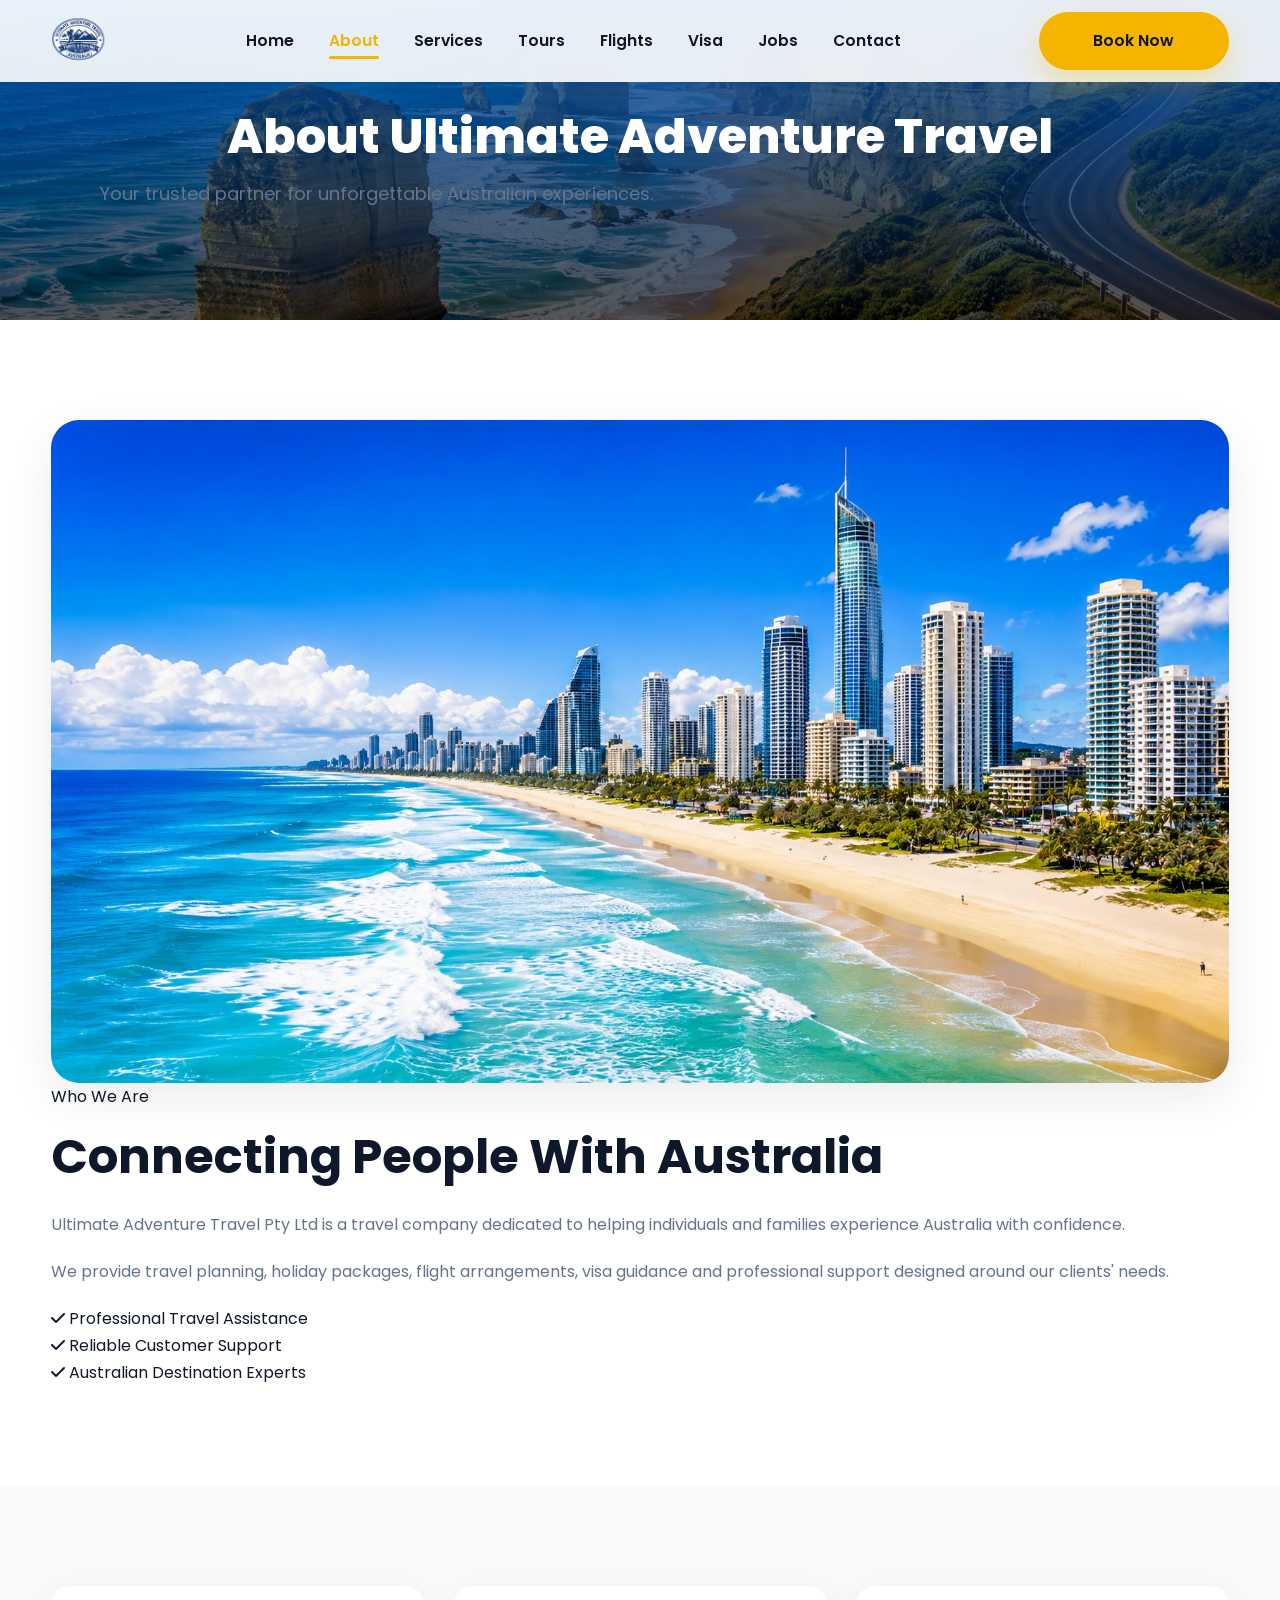
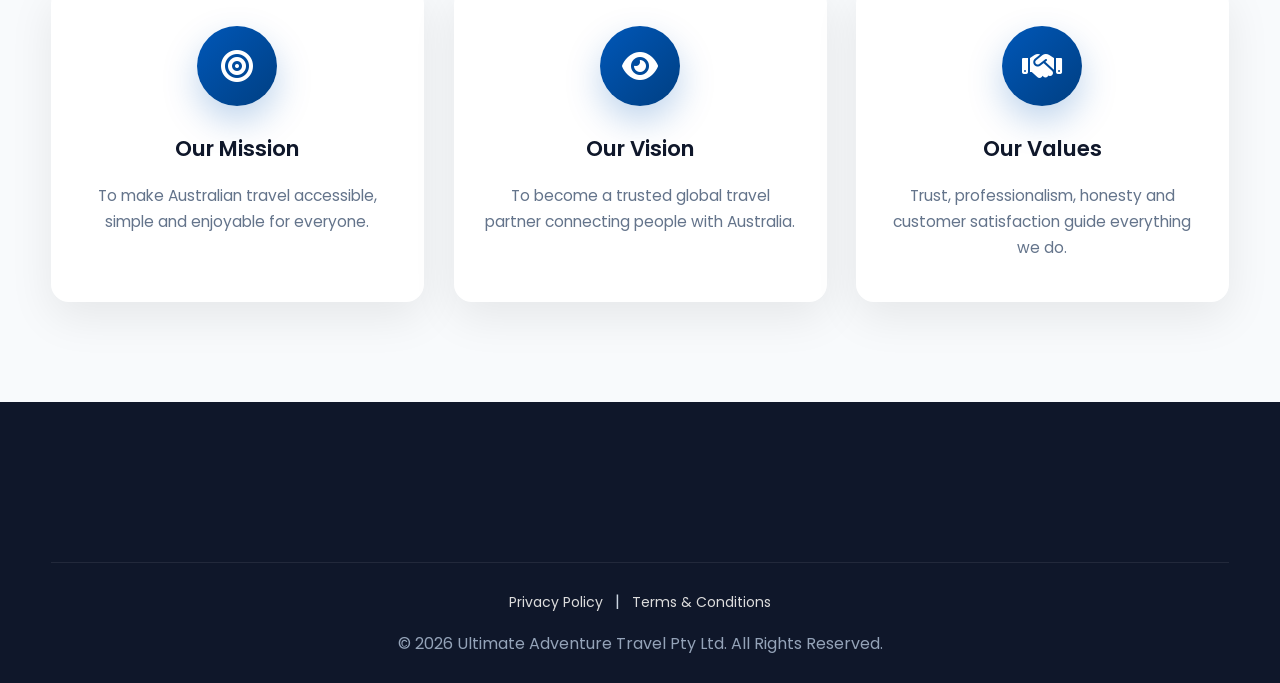
<file: about.html>
<!DOCTYPE html>
<html lang="en">

<head>

<meta charset="UTF-8">

<meta name="viewport"
content="width=device-width, initial-scale=1.0">


<title>
About Us | Ultimate Adventure Travel Pty Ltd
</title>


<meta name="description"
content="Learn about Ultimate Adventure Travel Pty Ltd and our mission to provide professional Australian travel solutions.">


<link rel="icon"
href="favicon.ico">


<link rel="stylesheet"
href="css/style.css">

<link rel="stylesheet"
href="css/responsive.css">


<link rel="preconnect"
href="https://fonts.googleapis.com">


<link rel="preconnect"
href="https://fonts.gstatic.com"
crossorigin>


<link href="https://fonts.googleapis.com/css2?family=Inter:wght@300;400;500;600;700&family=Poppins:wght@400;500;600;700;800&display=swap"
rel="stylesheet">


<link rel="stylesheet"
href="https://cdnjs.cloudflare.com/ajax/libs/font-awesome/6.7.2/css/all.min.css">


</head>


<body>


<!-- HEADER -->

<header>


<div class="container navbar">


<a href="index.html"
class="logo">

<img src="images/logo.png"
alt="Ultimate Adventure Travel Logo">

</a>



<button class="menu-btn">

<i class="fa-solid fa-bars"></i>

</button>



<nav>


<ul class="nav-links">


<li>
<a href="index.html">
Home
</a>
</li>


<li>
<a href="about.html"
class="active">
About
</a>
</li>


<li>
<a href="services.html">
Services
</a>
</li>


<li>
<a href="tours.html">
Tours
</a>
</li>

<li>
<a href="flights.html">
Flights
</a>
</li>

<li>
<a href="visa.html">
Visa
</a>
</li>


<li>
<a href="jobs.html">
Jobs
</a>
</li>


<li>
<a href="contact.html">
Contact
</a>
</li>


</ul>


</nav>



<a href="contact.html"
class="btn btn-primary">

Book Now

</a>


</div>


</header>





<!-- PAGE HERO -->


<section class="page-hero">


<div class="container">


<h1>
About Ultimate Adventure Travel
</h1>


<p>
Your trusted partner for unforgettable Australian experiences.
</p>


</div>


</section>





<!-- ABOUT CONTENT -->


<section class="about section-padding">


<div class="container about-wrapper">


<div class="about-image">


<img src="images/about.jpg"
alt="Travel Team">


</div>



<div class="about-content">


<span>
Who We Are
</span>


<h2>
Connecting People With Australia
</h2>


<p>

Ultimate Adventure Travel Pty Ltd is a travel company dedicated to helping individuals and families experience Australia with confidence.

</p>


<p>

We provide travel planning, holiday packages, flight arrangements, visa guidance and professional support designed around our clients' needs.

</p>



<div class="about-list">


<div>

<i class="fa-solid fa-check"></i>

Professional Travel Assistance

</div>


<div>

<i class="fa-solid fa-check"></i>

Reliable Customer Support

</div>


<div>

<i class="fa-solid fa-check"></i>

Australian Destination Experts

</div>


</div>


</div>


</div>


</section>





<!-- MISSION -->


<section class="features section-padding">


<div class="container">


<div class="features-grid">



<div class="feature-card">


<div class="feature-icon">

<i class="fa-solid fa-bullseye"></i>

</div>


<h3>
Our Mission
</h3>


<p>
To make Australian travel accessible, simple and enjoyable for everyone.
</p>


</div>




<div class="feature-card">


<div class="feature-icon">

<i class="fa-solid fa-eye"></i>

</div>


<h3>
Our Vision
</h3>


<p>
To become a trusted global travel partner connecting people with Australia.
</p>


</div>




<div class="feature-card">


<div class="feature-icon">

<i class="fa-solid fa-handshake"></i>

</div>


<h3>
Our Values
</h3>


<p>
Trust, professionalism, honesty and customer satisfaction guide everything we do.
</p>


</div>


</div>


</div>


</section>





<!-- FOOTER -->

<footer class="footer">


<div class="container footer-bottom">

    <div class="legal-links">

<a href="privacy.html">
Privacy Policy
</a>


<span>
|
</span>


<a href="terms.html">
Terms & Conditions
</a>

</div>

<p>

© 2026 Ultimate Adventure Travel Pty Ltd. All Rights Reserved.

</p>


</div>


</footer>



<script src="js/script.js"></script>


</body>

</html>
</file>
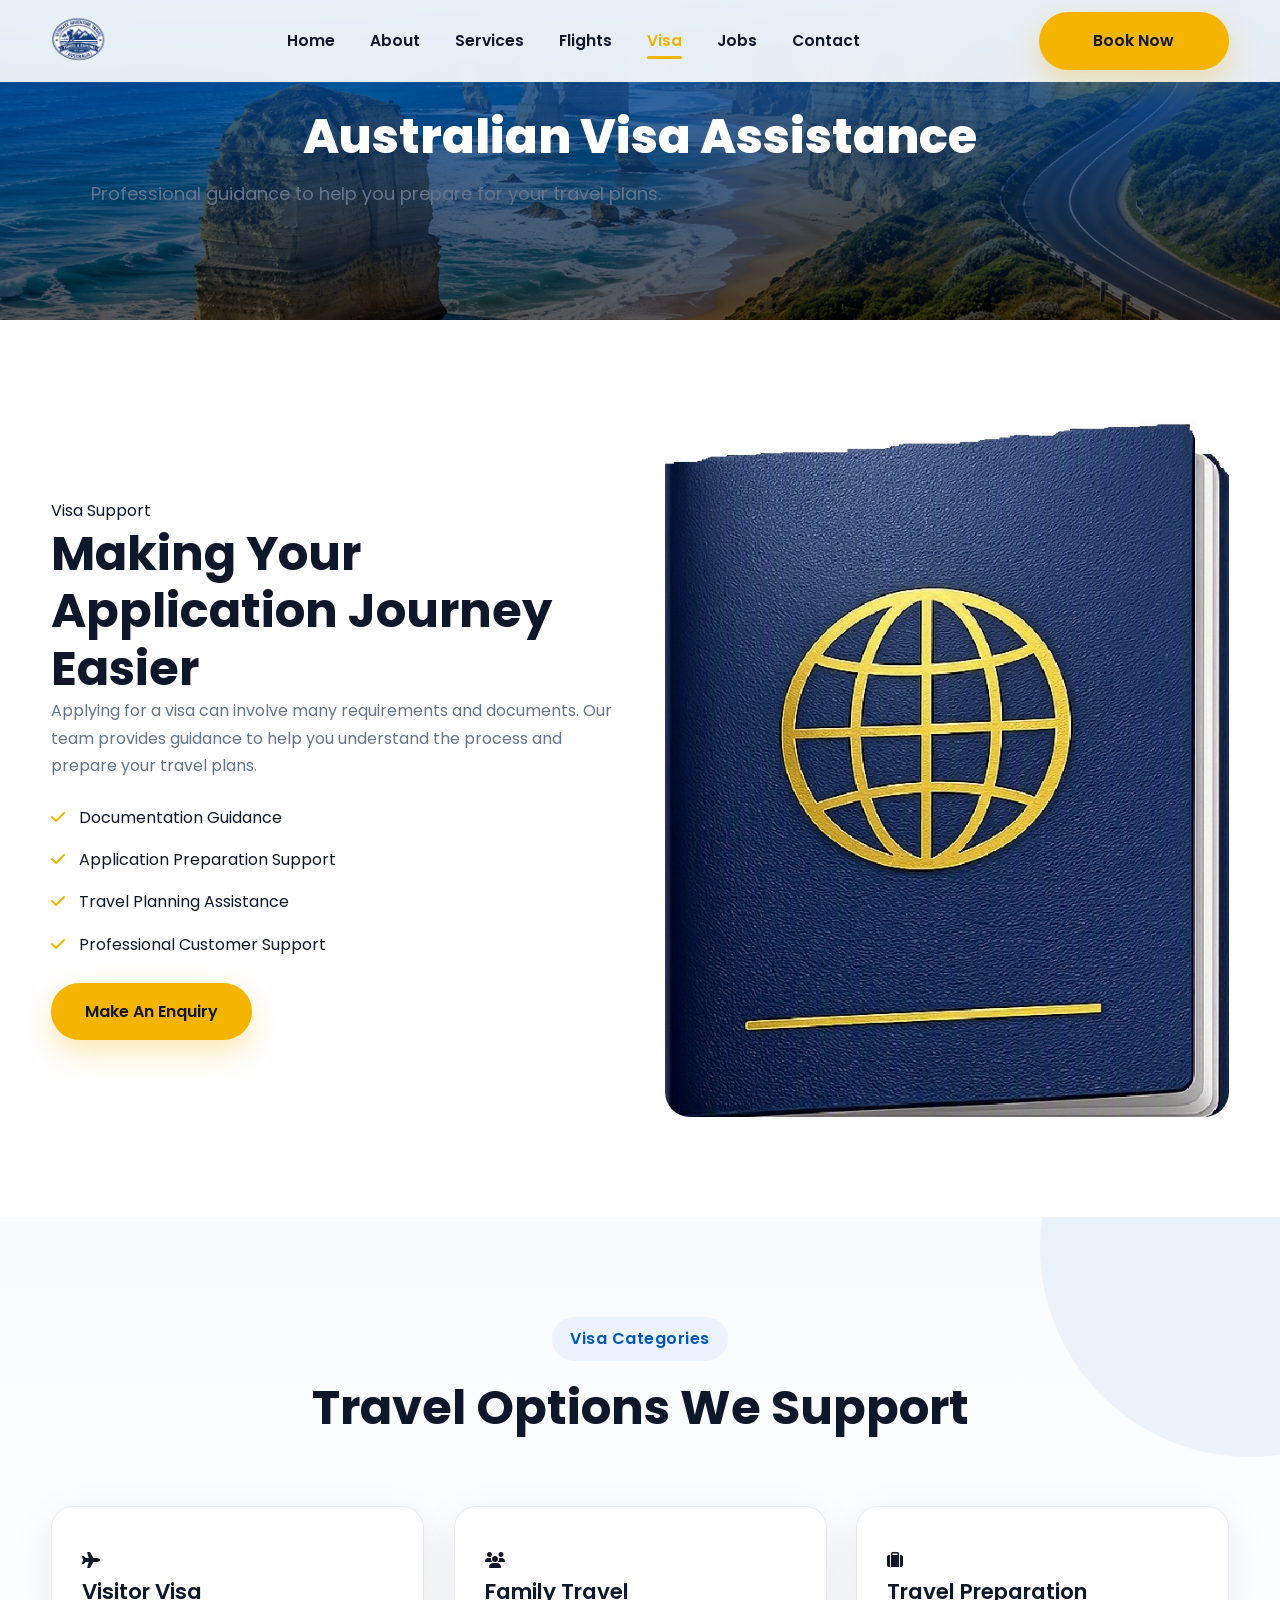
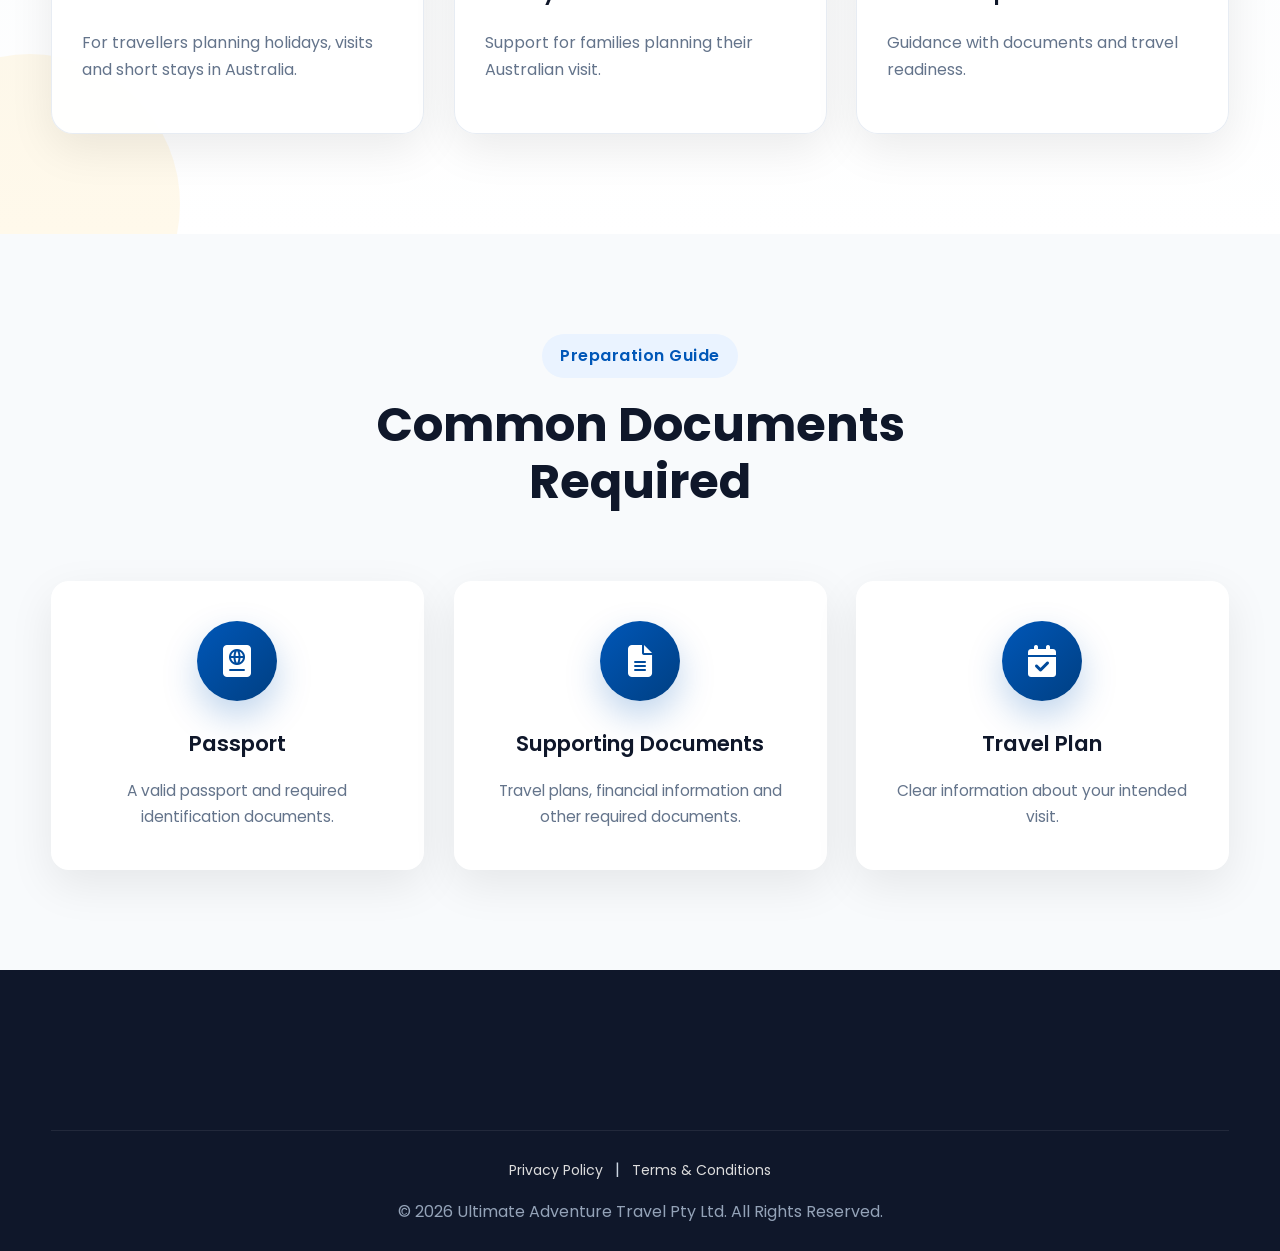
<file: jobs.html>
<!DOCTYPE html>
<html lang="en">

<head>

<meta charset="UTF-8">

<meta name="viewport"
content="width=device-width, initial-scale=1.0">


<title>
Visa Assistance | Ultimate Adventure Travel Pty Ltd
</title>


<meta name="description"
content="Ultimate Adventure Travel Pty Ltd provides Australian visa assistance, travel documentation support and guidance for your journey.">


<link rel="icon"
href="favicon.ico">


<link rel="stylesheet"
href="css/style.css">

<link rel="stylesheet"
href="css/responsive.css">


<link rel="preconnect"
href="https://fonts.googleapis.com">

<link rel="preconnect"
href="https://fonts.gstatic.com"
crossorigin>


<link href="https://fonts.googleapis.com/css2?family=Inter:wght@300;400;500;600;700&family=Poppins:wght@400;500;600;700;800&display=swap"
rel="stylesheet">


<link rel="stylesheet"
href="https://cdnjs.cloudflare.com/ajax/libs/font-awesome/6.7.2/css/all.min.css">


</head>


<body>


<!-- HEADER -->


<header>


<div class="container navbar">


<a href="index.html"
class="logo">


<img src="images/logo.png"
alt="Ultimate Adventure Travel Logo">


</a>



<button class="menu-btn">

<i class="fa-solid fa-bars"></i>

</button>



<nav>


<ul class="nav-links">


<li>
<a href="index.html">
Home
</a>
</li>


<li>
<a href="about.html">
About
</a>
</li>


<li>
<a href="services.html">
Services
</a>
</li>

<li>
<a href="flights.html">
Flights
</a>
</li>

<li>
<a href="visa.html"
class="active">
Visa
</a>
</li>


<li>
<a href="jobs.html">
Jobs
</a>
</li>


<li>
<a href="contact.html">
Contact
</a>
</li>


</ul>


</nav>




<a href="contact.html"
class="btn btn-primary">

Book Now

</a>


</div>


</header>





<!-- PAGE HERO -->


<section class="page-hero">


<div class="container">


<h1>
Australian Visa Assistance
</h1>


<p>
Professional guidance to help you prepare for your travel plans.
</p>


</div>


</section>





<!-- VISA INTRODUCTION -->


<section class="visa-highlight section-padding">


<div class="container visa-wrapper">



<div class="visa-content">


<span>
Visa Support
</span>


<h2>
Making Your Application Journey Easier
</h2>


<p>

Applying for a visa can involve many requirements and documents. Our team provides guidance to help you understand the process and prepare your travel plans.

</p>



<ul>


<li>

<i class="fa-solid fa-check"></i>

Documentation Guidance

</li>


<li>

<i class="fa-solid fa-check"></i>

Application Preparation Support

</li>


<li>

<i class="fa-solid fa-check"></i>

Travel Planning Assistance

</li>


<li>

<i class="fa-solid fa-check"></i>

Professional Customer Support

</li>


</ul>



<a href="contact.html"
class="btn btn-primary">

Make An Enquiry

</a>



</div>




<div class="visa-image">


<img src="images/passport.jpg"
alt="Australian Visa Support">


</div>



</div>


</section>





<!-- VISA TYPES -->


<section class="services section-padding">


<div class="container">


<div class="section-title">


<span>
Visa Categories
</span>


<h2>
Travel Options We Support
</h2>


</div>




<div class="services-grid">



<div class="service-card">


<i class="fa-solid fa-plane"></i>


<h3>
Visitor Visa
</h3>


<p>
For travellers planning holidays, visits and short stays in Australia.
</p>


</div>





<div class="service-card">


<i class="fa-solid fa-users"></i>


<h3>
Family Travel
</h3>


<p>
Support for families planning their Australian visit.
</p>


</div>





<div class="service-card">


<i class="fa-solid fa-suitcase"></i>


<h3>
Travel Preparation
</h3>


<p>
Guidance with documents and travel readiness.
</p>


</div>



</div>


</div>


</section>





<!-- DOCUMENT CHECKLIST -->


<section class="features section-padding">


<div class="container">


<div class="section-title">


<span>
Preparation Guide
</span>


<h2>
Common Documents Required
</h2>


</div>




<div class="features-grid">



<div class="feature-card">


<div class="feature-icon">

<i class="fa-solid fa-passport"></i>

</div>


<h3>
Passport</h3>


<p>
A valid passport and required identification documents.
</p>


</div>




<div class="feature-card">


<div class="feature-icon">

<i class="fa-solid fa-file-lines"></i>

</div>


<h3>
Supporting Documents</h3>


<p>
Travel plans, financial information and other required documents.
</p>


</div>




<div class="feature-card">


<div class="feature-icon">

<i class="fa-solid fa-calendar-check"></i>

</div>


<h3>
Travel Plan</h3>


<p>
Clear information about your intended visit.
</p>


</div>



</div>


</div>


</section>





<!-- FOOTER -->


<footer class="footer">


<div class="container footer-bottom">

<div class="legal-links">

<a href="privacy.html">
Privacy Policy
</a>


<span>
|
</span>


<a href="terms.html">
Terms & Conditions
</a>

</div>

<p>
© 2026 Ultimate Adventure Travel Pty Ltd. All Rights Reserved.
</p>


</div>


</footer>



<script src="js/script.js"></script>


</body>

</html>
</file>
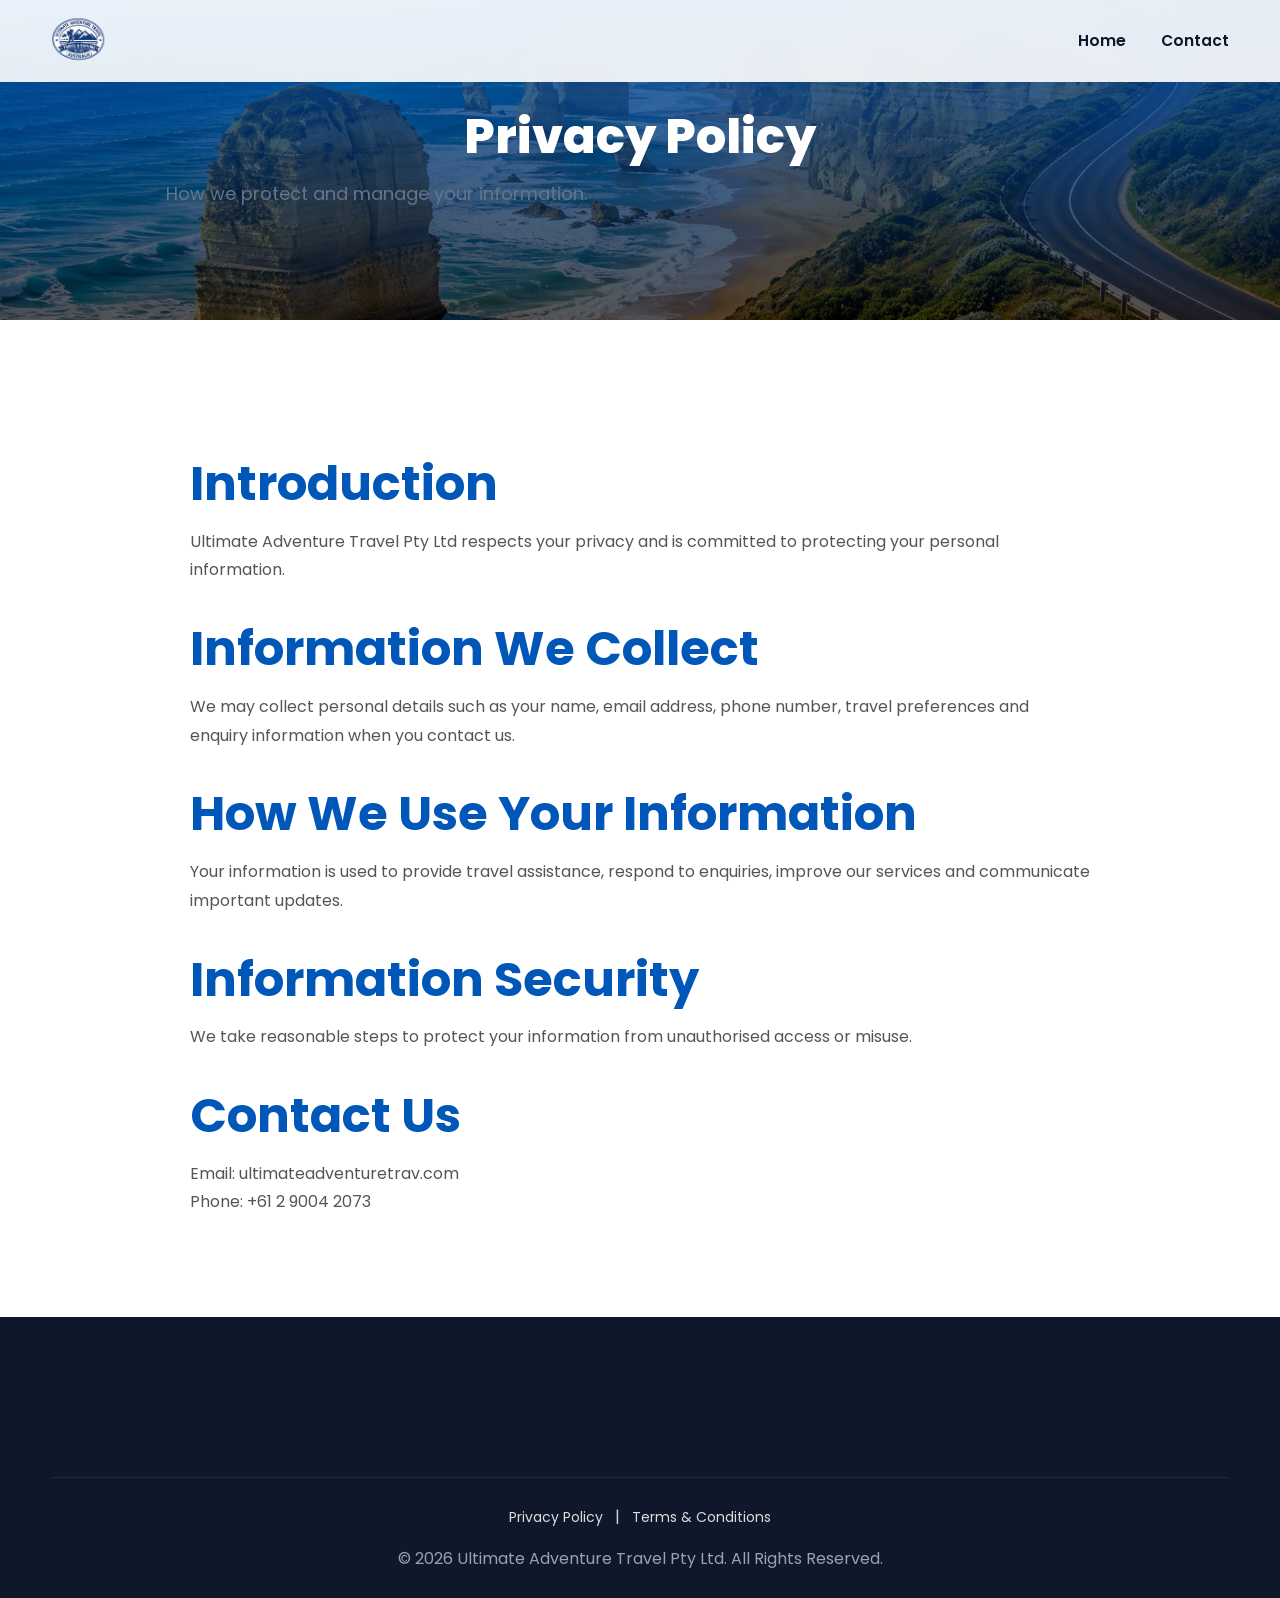
<file: privacy.html>
<!DOCTYPE html>
<html lang="en">

<head>

<meta charset="UTF-8">

<meta name="viewport" content="width=device-width, initial-scale=1.0">


<title>
Privacy Policy | Ultimate Adventure Travel Pty Ltd
</title>


<meta name="description"
content="Privacy Policy for Ultimate Adventure Travel Pty Ltd.">


<link rel="stylesheet" href="css/style.css">

<link rel="stylesheet" href="css/responsive.css">


<link rel="stylesheet"
href="https://cdnjs.cloudflare.com/ajax/libs/font-awesome/6.7.2/css/all.min.css">


</head>


<body>


<header>

<div class="container navbar">


<a href="index.html"
class="logo">

<img src="images/logo.png"
alt="Ultimate Adventure Travel Logo">

</a>



<nav>

<ul class="nav-links">

<li>
<a href="index.html">
Home
</a>
</li>


<li>
<a href="contact.html">
Contact
</a>
</li>

</ul>

</nav>


</div>

</header>




<section class="page-hero">

<div class="container">

<h1>
Privacy Policy
</h1>

<p>
How we protect and manage your information.
</p>

</div>

</section>




<section class="section-padding">


<div class="container legal-content">


<h2>
Introduction
</h2>

<p>

Ultimate Adventure Travel Pty Ltd respects your privacy and is committed to protecting your personal information.

</p>



<h2>
Information We Collect
</h2>

<p>

We may collect personal details such as your name, email address, phone number, travel preferences and enquiry information when you contact us.

</p>



<h2>
How We Use Your Information
</h2>

<p>

Your information is used to provide travel assistance, respond to enquiries, improve our services and communicate important updates.

</p>



<h2>
Information Security
</h2>

<p>

We take reasonable steps to protect your information from unauthorised access or misuse.

</p>



<h2>
Contact Us
</h2>

<p>

Email: ultimateadventuretrav.com

<br>

Phone: +61 2 9004 2073

</p>


</div>


</section>





<footer class="footer">


<div class="container footer-bottom">

    <div class="legal-links">

<a href="privacy.html">
Privacy Policy
</a>


<span>
|
</span>


<a href="terms.html">
Terms & Conditions
</a>

</div>

<p>
© 2026 Ultimate Adventure Travel Pty Ltd. All Rights Reserved.
</p>


</div>


</footer>



<script src="js/script.js"></script>


</body>

</html>
</file>
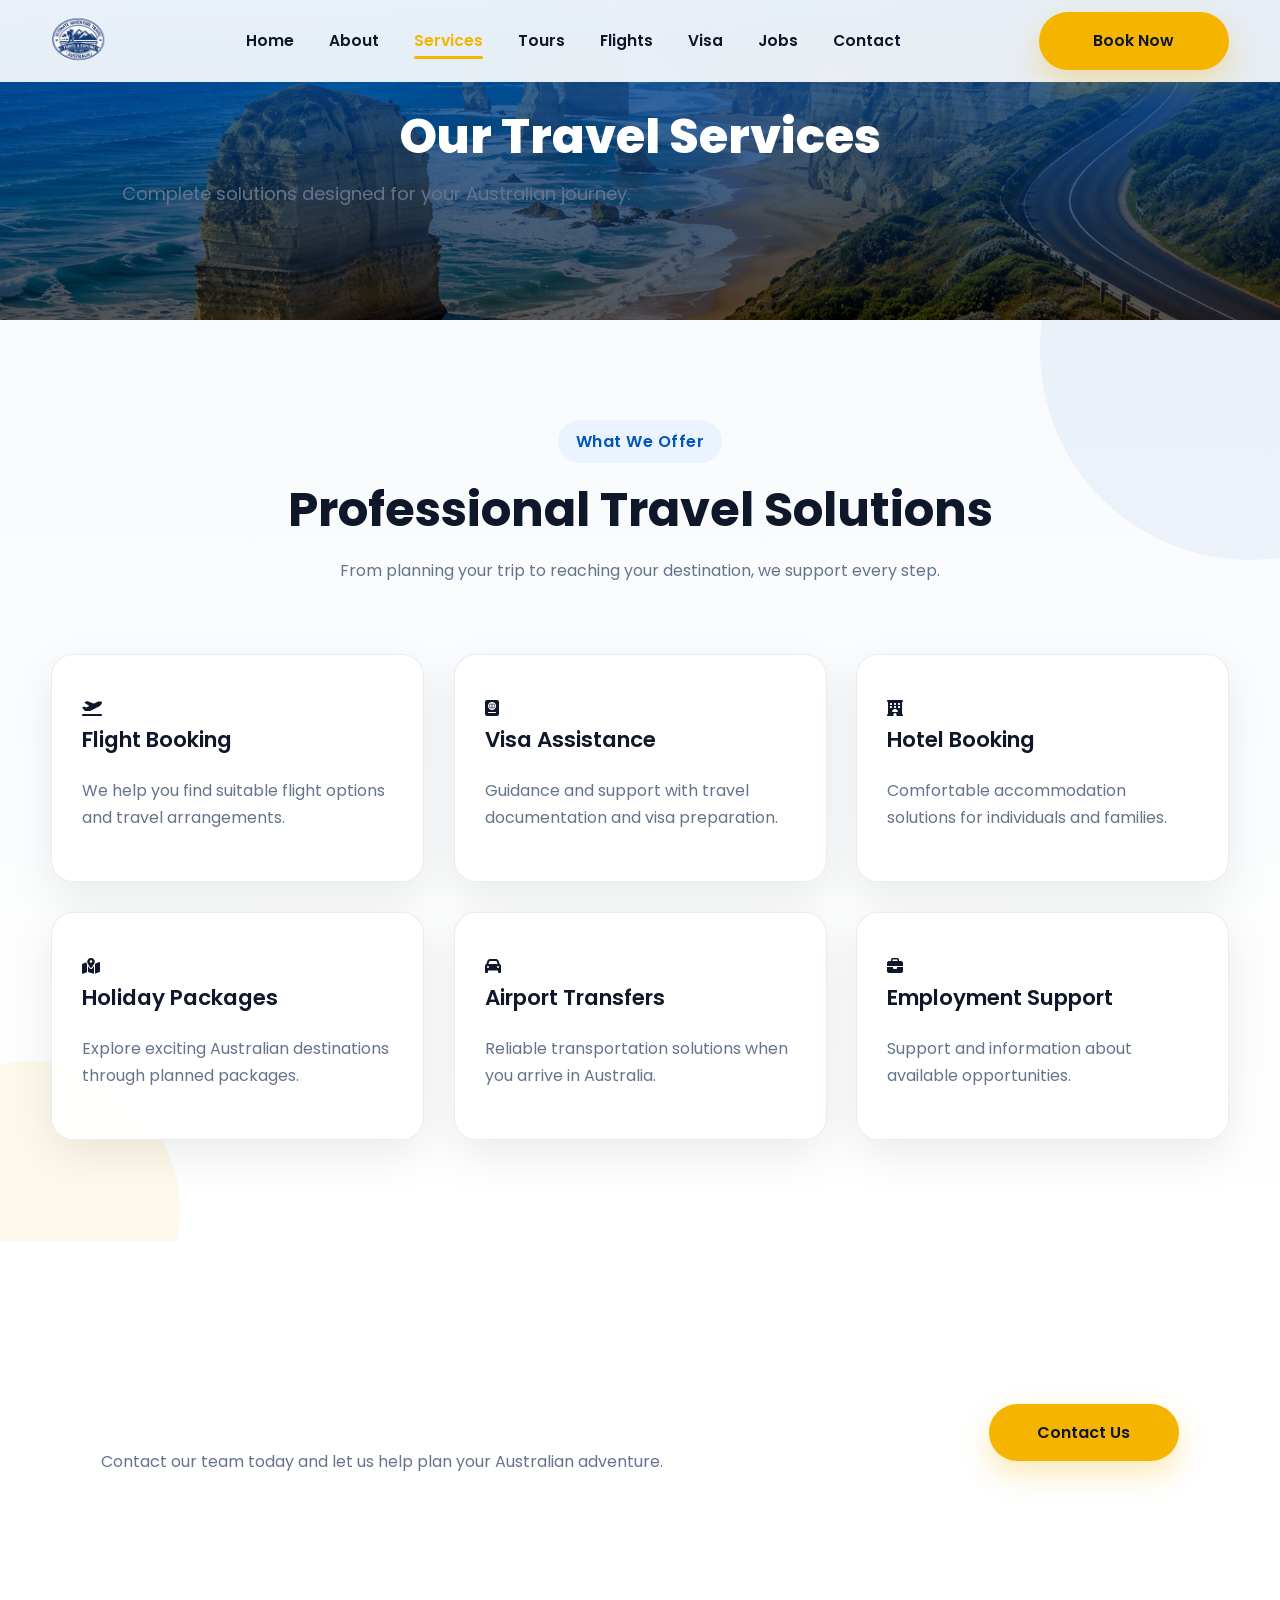
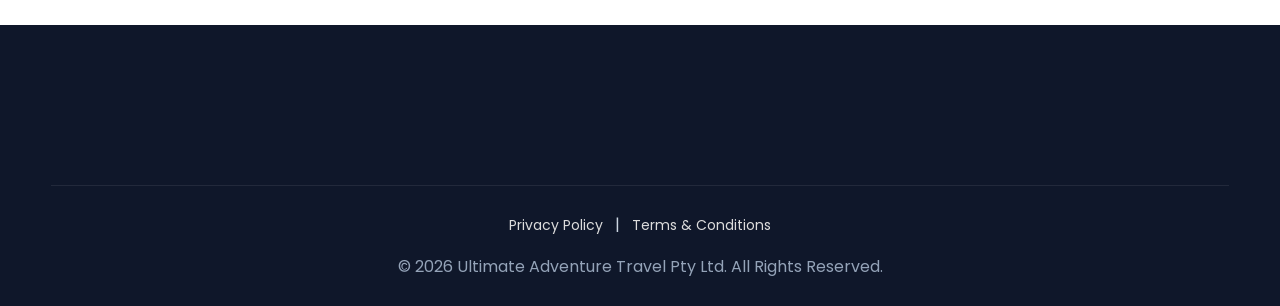
<file: services.html>
<!DOCTYPE html>
<html lang="en">

<head>

<meta charset="UTF-8">

<meta name="viewport"
content="width=device-width, initial-scale=1.0">


<title>
Our Services | Ultimate Adventure Travel Pty Ltd
</title>


<meta name="description"
content="Explore travel services from Ultimate Adventure Travel Pty Ltd including flights, tours, visa assistance, hotels, transfers and employment support.">


<link rel="icon"
href="favicon.ico">


<link rel="stylesheet"
href="css/style.css">

<link rel="stylesheet"
href="css/responsive.css">


<link rel="preconnect"
href="https://fonts.googleapis.com">


<link rel="preconnect"
href="https://fonts.gstatic.com"
crossorigin>


<link href="https://fonts.googleapis.com/css2?family=Inter:wght@300;400;500;600;700&family=Poppins:wght@400;500;600;700;800&display=swap"
rel="stylesheet">


<link rel="stylesheet"
href="https://cdnjs.cloudflare.com/ajax/libs/font-awesome/6.7.2/css/all.min.css">


</head>


<body>



<!-- HEADER -->


<header>


<div class="container navbar">


<a href="index.html"
class="logo">

<img src="images/logo.png"
alt="Ultimate Adventure Travel Logo">

</a>



<button class="menu-btn">

<i class="fa-solid fa-bars"></i>

</button>




<nav>


<ul class="nav-links">


<li>
<a href="index.html">
Home
</a>
</li>


<li>
<a href="about.html">
About
</a>
</li>


<li>
<a href="services.html"
class="active">
Services
</a>
</li>


<li>
<a href="tours.html">
Tours
</a>
</li>

<li>
<a href="flights.html">
Flights
</a>
</li>

<li>
<a href="visa.html">
Visa
</a>
</li>


<li>
<a href="jobs.html">
Jobs
</a>
</li>


<li>
<a href="contact.html">
Contact
</a>
</li>


</ul>


</nav>



<a href="contact.html"
class="btn btn-primary">

Book Now

</a>


</div>


</header>





<!-- PAGE HERO -->


<section class="page-hero">


<div class="container">


<h1>
Our Travel Services
</h1>


<p>
Complete solutions designed for your Australian journey.
</p>


</div>


</section>





<!-- SERVICES -->


<section class="services section-padding">


<div class="container">


<div class="section-title">


<span>
What We Offer
</span>


<h2>
Professional Travel Solutions
</h2>


<p>
From planning your trip to reaching your destination, we support every step.
</p>


</div>




<div class="services-grid">



<div class="service-card">


<i class="fa-solid fa-plane-departure"></i>


<h3>
Flight Booking
</h3>


<p>
We help you find suitable flight options and travel arrangements.
</p>


</div>




<div class="service-card">


<i class="fa-solid fa-passport"></i>


<h3>
Visa Assistance
</h3>


<p>
Guidance and support with travel documentation and visa preparation.
</p>


</div>




<div class="service-card">


<i class="fa-solid fa-hotel"></i>


<h3>
Hotel Booking
</h3>


<p>
Comfortable accommodation solutions for individuals and families.
</p>


</div>




<div class="service-card">


<i class="fa-solid fa-map-location-dot"></i>


<h3>
Holiday Packages
</h3>


<p>
Explore exciting Australian destinations through planned packages.
</p>


</div>




<div class="service-card">


<i class="fa-solid fa-car"></i>


<h3>
Airport Transfers
</h3>


<p>
Reliable transportation solutions when you arrive in Australia.
</p>


</div>




<div class="service-card">


<i class="fa-solid fa-briefcase"></i>


<h3>
Employment Support
</h3>


<p>
Support and information about available opportunities.
</p>


</div>



</div>


</div>


</section>





<!-- CALL TO ACTION -->


<section class="jobs-highlight">


<div class="container">


<div class="jobs-box">


<div>

<h2>
Ready To Start Your Journey?
</h2>


<p>
Contact our team today and let us help plan your Australian adventure.
</p>


</div>


<a href="contact.html"
class="btn btn-primary">

Contact Us

</a>


</div>


</div>


</section>





<!-- FOOTER -->


<footer class="footer">


<div class="container footer-bottom">

<div class="legal-links">

<a href="privacy.html">
Privacy Policy
</a>


<span>
|
</span>


<a href="terms.html">
Terms & Conditions
</a>

</div>

<p>
© 2026 Ultimate Adventure Travel Pty Ltd. All Rights Reserved.
</p>


</div>


</footer>





<script src="js/script.js"></script>


</body>

</html>
</file>
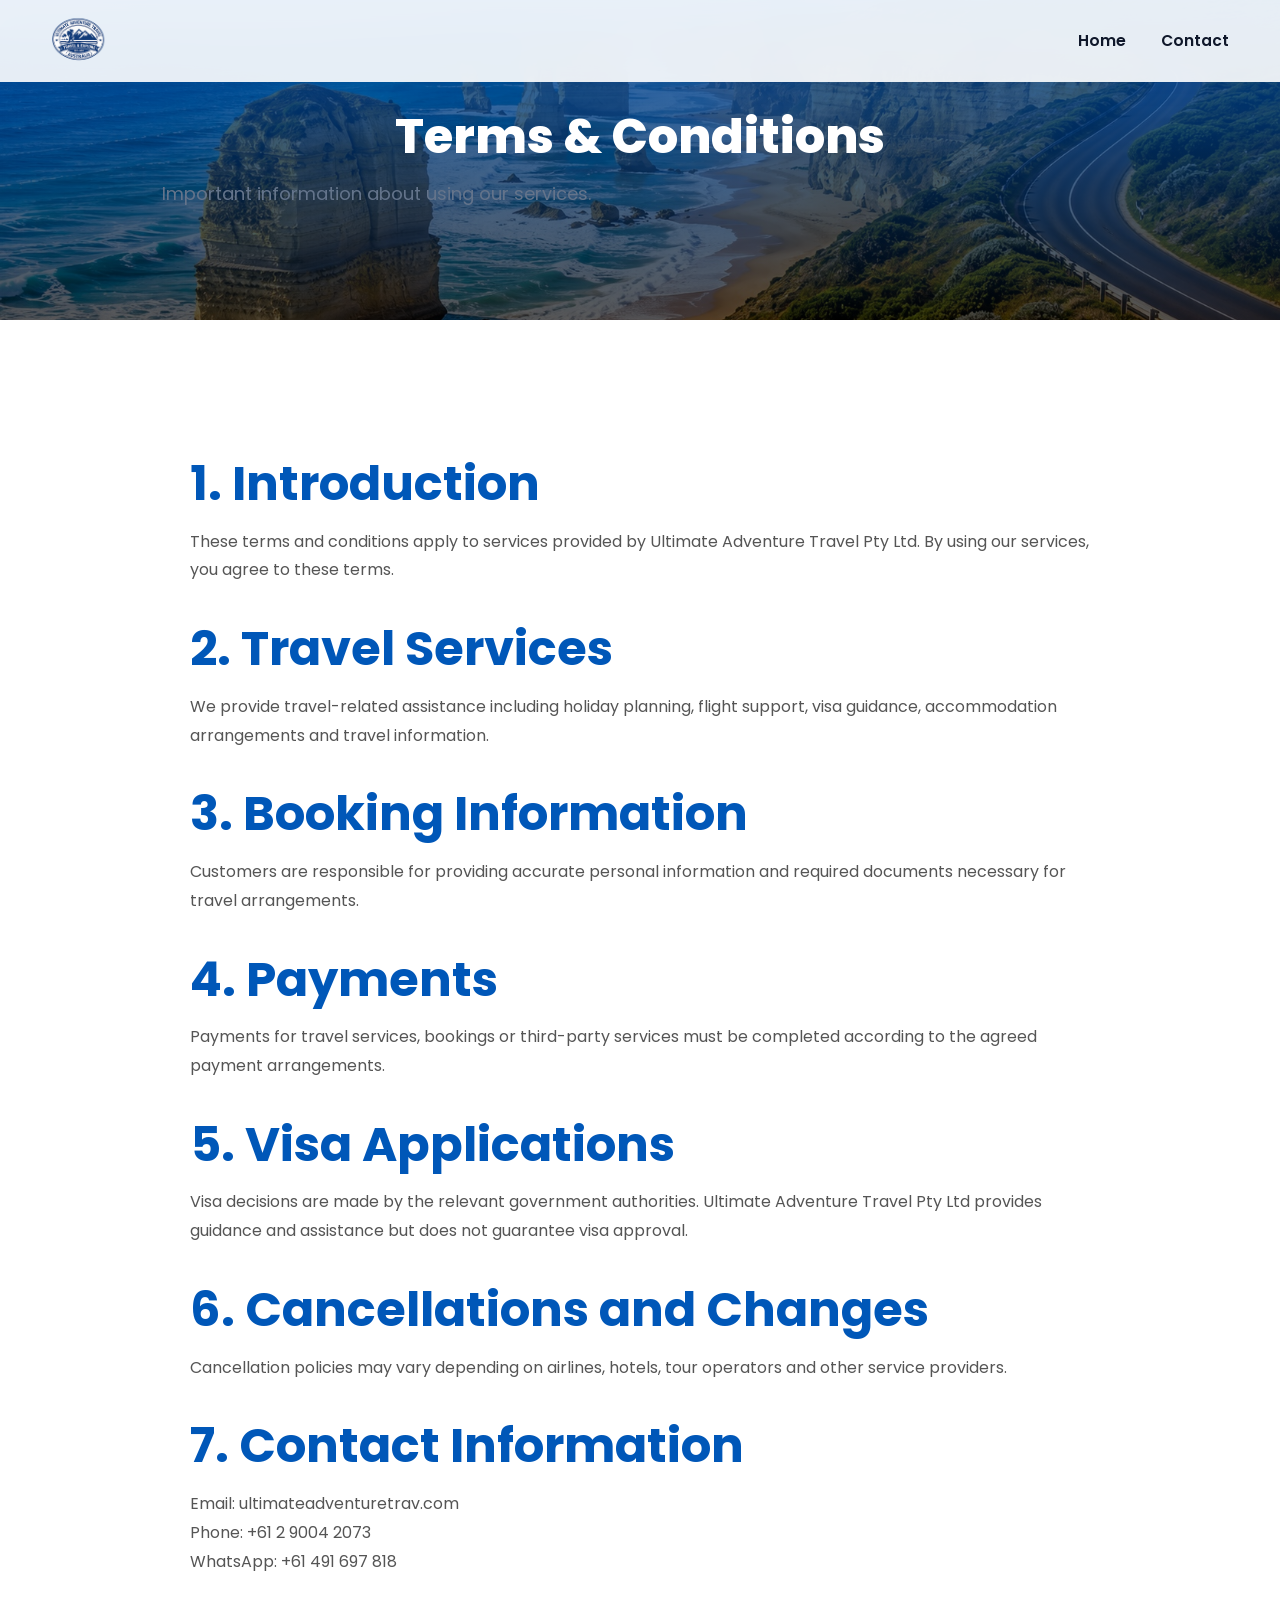
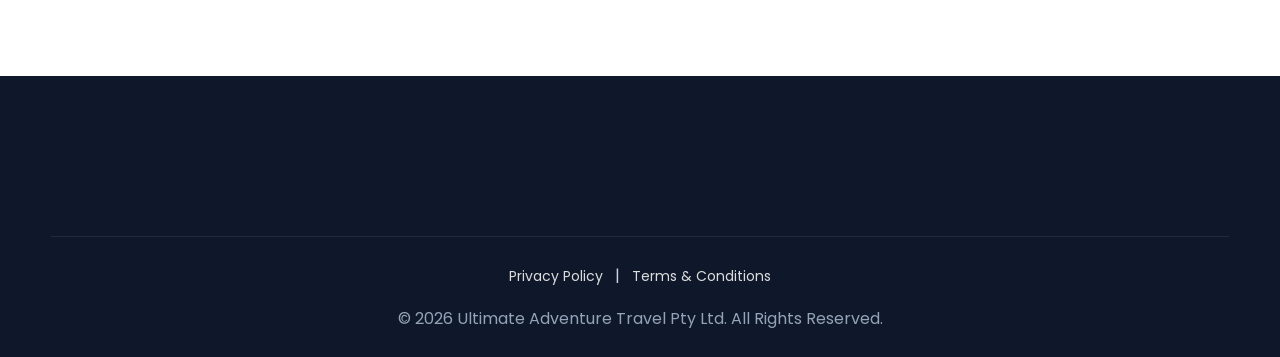
<file: terms.html>
<!DOCTYPE html>
<html lang="en">

<head>

<meta charset="UTF-8">

<meta name="viewport"
content="width=device-width, initial-scale=1.0">


<title>
Terms & Conditions | Ultimate Adventure Travel Pty Ltd
</title>


<meta name="description"
content="Terms and conditions for Ultimate Adventure Travel Pty Ltd services.">


<link rel="stylesheet"
href="css/style.css">


<link rel="stylesheet"
href="css/responsive.css">


<link rel="stylesheet"
href="https://cdnjs.cloudflare.com/ajax/libs/font-awesome/6.7.2/css/all.min.css">


</head>


<body>



<header>


<div class="container navbar">


<a href="index.html"
class="logo">


<img src="images/logo.png"
alt="Ultimate Adventure Travel Logo">


</a>



<nav>


<ul class="nav-links">


<li>
<a href="index.html">
Home
</a>
</li>


<li>
<a href="contact.html">
Contact
</a>
</li>


</ul>


</nav>



</div>


</header>





<section class="page-hero">


<div class="container">


<h1>
Terms & Conditions
</h1>


<p>
Important information about using our services.
</p>


</div>


</section>





<section class="section-padding">


<div class="container legal-content">


<h2>
1. Introduction
</h2>


<p>

These terms and conditions apply to services provided by Ultimate Adventure Travel Pty Ltd. By using our services, you agree to these terms.

</p>





<h2>
2. Travel Services
</h2>


<p>

We provide travel-related assistance including holiday planning, flight support, visa guidance, accommodation arrangements and travel information.

</p>





<h2>
3. Booking Information
</h2>


<p>

Customers are responsible for providing accurate personal information and required documents necessary for travel arrangements.

</p>





<h2>
4. Payments
</h2>


<p>

Payments for travel services, bookings or third-party services must be completed according to the agreed payment arrangements.

</p>





<h2>
5. Visa Applications
</h2>


<p>

Visa decisions are made by the relevant government authorities. Ultimate Adventure Travel Pty Ltd provides guidance and assistance but does not guarantee visa approval.

</p>





<h2>
6. Cancellations and Changes
</h2>


<p>

Cancellation policies may vary depending on airlines, hotels, tour operators and other service providers.

</p>





<h2>
7. Contact Information
</h2>


<p>

Email: ultimateadventuretrav.com

<br>

Phone: +61 2 9004 2073

<br>

WhatsApp: +61 491 697 818

</p>



</div>


</section>





<footer class="footer">


<div class="container footer-bottom">

<div class="legal-links">

<a href="privacy.html">
Privacy Policy
</a>


<span>
|
</span>


<a href="terms.html">
Terms & Conditions
</a>

</div>

<p>

© 2026 Ultimate Adventure Travel Pty Ltd. All Rights Reserved.

</p>


</div>


</footer>





<script src="js/script.js"></script>


</body>

</html>
</file>
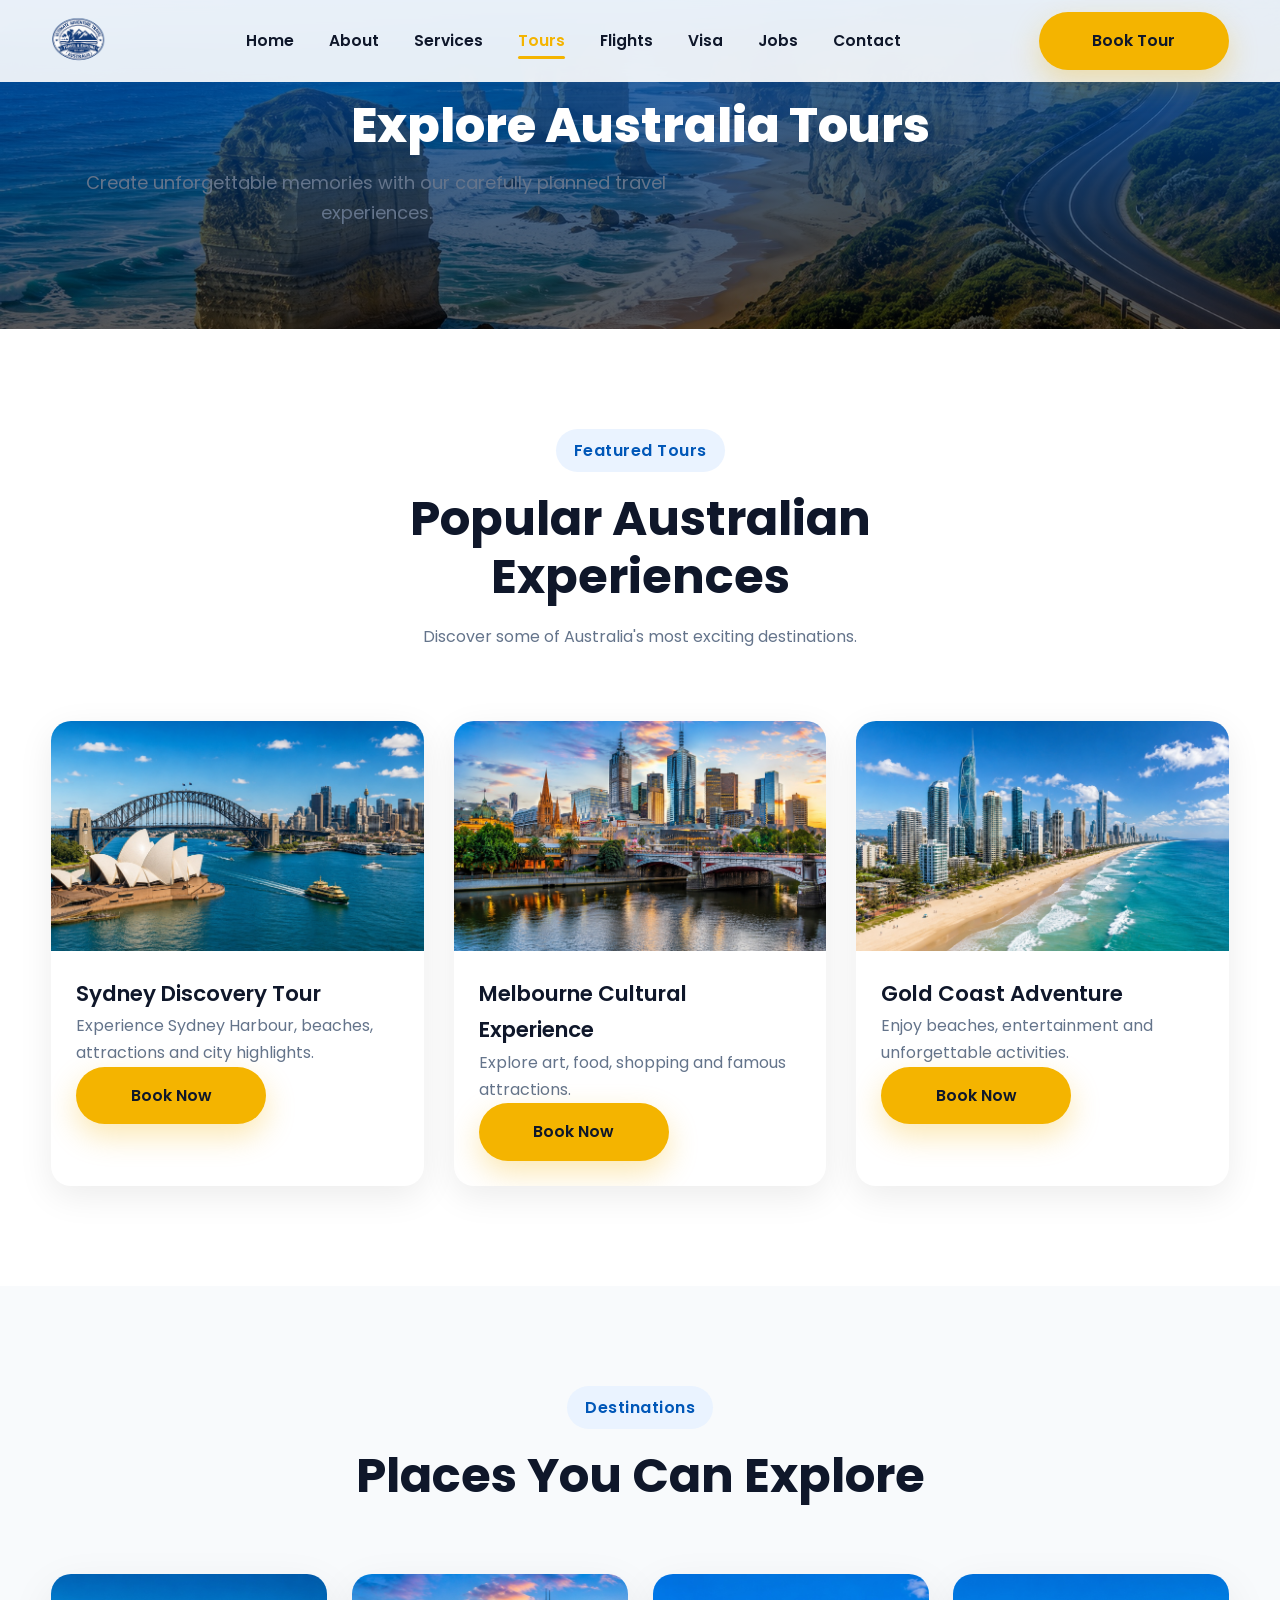
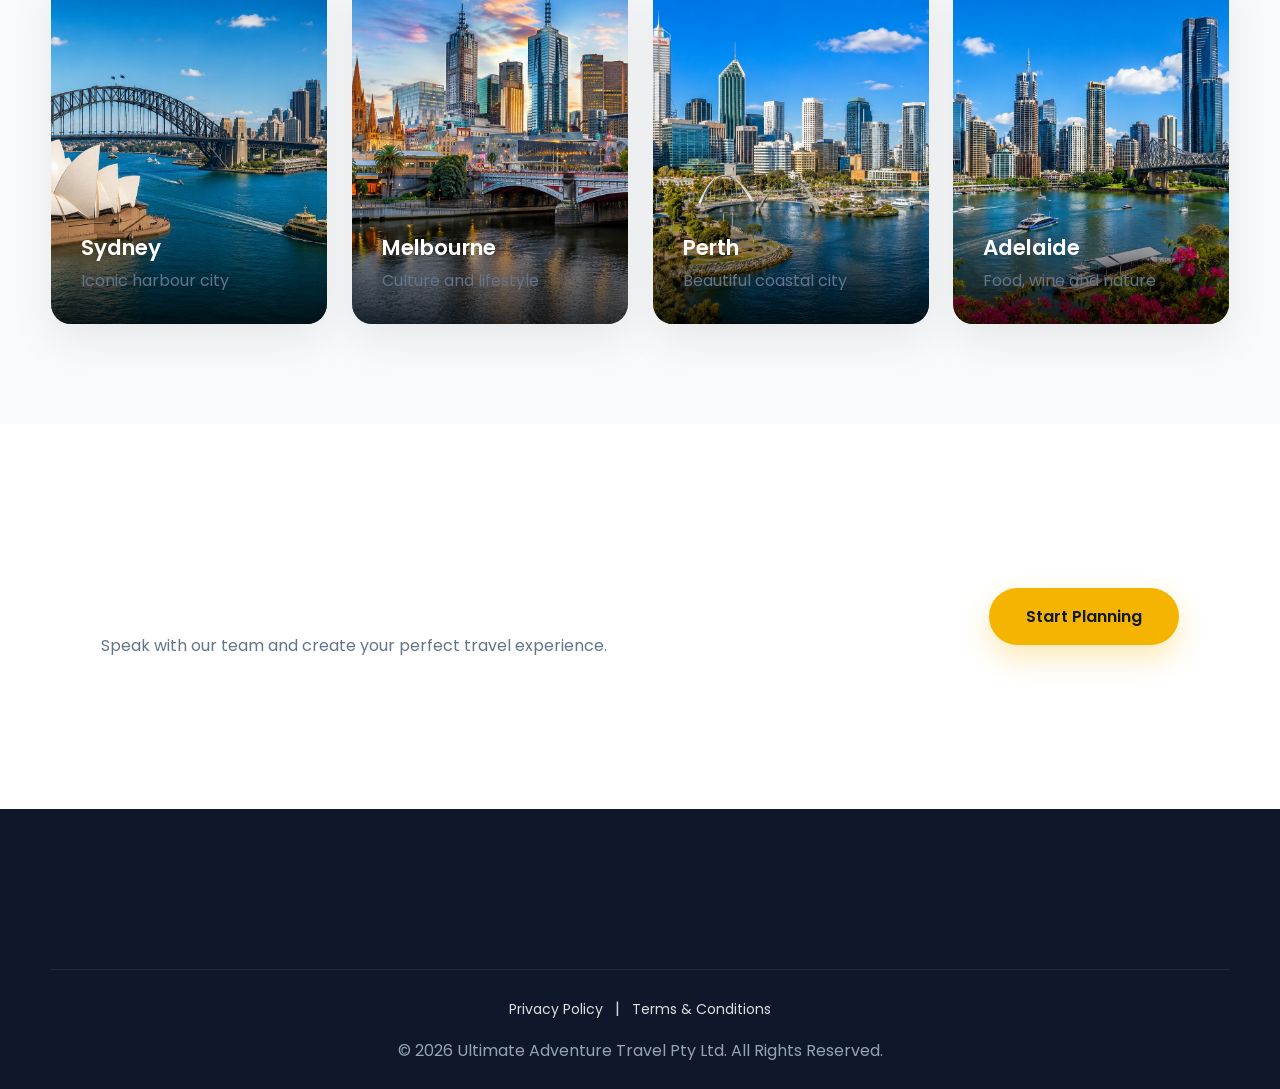
<file: tours.html>
<!DOCTYPE html>
<html lang="en">

<head>

<meta charset="UTF-8">

<meta name="viewport"
content="width=device-width, initial-scale=1.0">


<title>
Australia Tours & Holiday Packages | Ultimate Adventure Travel Pty Ltd
</title>


<meta name="description"
content="Discover amazing Australian tours, holiday packages and travel experiences with Ultimate Adventure Travel Pty Ltd.">


<link rel="icon"
href="favicon.ico">


<link rel="stylesheet"
href="css/style.css">

<link rel="stylesheet"
href="css/responsive.css">


<link rel="preconnect"
href="https://fonts.googleapis.com">

<link rel="preconnect"
href="https://fonts.gstatic.com"
crossorigin>


<link href="https://fonts.googleapis.com/css2?family=Inter:wght@300;400;500;600;700&family=Poppins:wght@400;500;600;700;800&display=swap"
rel="stylesheet">


<link rel="stylesheet"
href="https://cdnjs.cloudflare.com/ajax/libs/font-awesome/6.7.2/css/all.min.css">


</head>


<body>


<!-- HEADER -->


<header>


<div class="container navbar">


<a href="index.html"
class="logo">


<img src="images/logo.png"
alt="Ultimate Adventure Travel Logo">


</a>



<button class="menu-btn">

<i class="fa-solid fa-bars"></i>

</button>




<nav>


<ul class="nav-links">


<li>
<a href="index.html">
Home
</a>
</li>


<li>
<a href="about.html">
About
</a>
</li>


<li>
<a href="services.html">
Services
</a>
</li>


<li>
<a href="tours.html"
class="active">
Tours
</a>
</li>

<li>
<a href="flights.html">
Flights
</a>
</li>

<li>
<a href="visa.html">
Visa
</a>
</li>


<li>
<a href="jobs.html">
Jobs
</a>
</li>


<li>
<a href="contact.html">
Contact
</a>
</li>


</ul>


</nav>



<a href="contact.html"
class="btn btn-primary">

Book Tour

</a>


</div>


</header>





<!-- HERO -->


<section class="page-hero">


<div class="container">


<h1>
Explore Australia Tours
</h1>


<p>
Create unforgettable memories with our carefully planned travel experiences.
</p>


</div>


</section>





<!-- TOUR PACKAGES -->


<section class="packages section-padding">


<div class="container">


<div class="section-title">


<span>
Featured Tours
</span>


<h2>
Popular Australian Experiences
</h2>


<p>
Discover some of Australia's most exciting destinations.
</p>


</div>





<div class="packages-grid">



<div class="package-card">


<div class="package-image">


<img src="images/sydney.jpg"
alt="Sydney Tour">


</div>


<div class="package-content">


<h3>
Sydney Discovery Tour
</h3>


<p>
Experience Sydney Harbour, beaches, attractions and city highlights.
</p>


<a href="contact.html"
class="btn btn-primary">

Book Now

</a>


</div>


</div>





<div class="package-card">


<div class="package-image">


<img src="images/melbourne.jpg"
alt="Melbourne Tour">


</div>


<div class="package-content">


<h3>
Melbourne Cultural Experience
</h3>


<p>
Explore art, food, shopping and famous attractions.
</p>


<a href="contact.html"
class="btn btn-primary">

Book Now

</a>


</div>


</div>





<div class="package-card">


<div class="package-image">


<img src="images/goldcoast.jpg"
alt="Gold Coast Tour">


</div>


<div class="package-content">


<h3>
Gold Coast Adventure
</h3>


<p>
Enjoy beaches, entertainment and unforgettable activities.
</p>


<a href="contact.html"
class="btn btn-primary">

Book Now

</a>


</div>


</div>



</div>


</div>


</section>





<!-- DESTINATIONS -->


<section class="destinations section-padding">


<div class="container">


<div class="section-title">


<span>
Destinations
</span>


<h2>
Places You Can Explore
</h2>


</div>



<div class="destination-grid">



<div class="destination-card">


<img src="images/sydney.jpg"
alt="Sydney">


<div class="destination-overlay">


<h3>
Sydney
</h3>


<p>
Iconic harbour city</p>


</div>


</div>





<div class="destination-card">


<img src="images/melbourne.jpg"
alt="Melbourne">


<div class="destination-overlay">


<h3>
Melbourne
</h3>


<p>
Culture and lifestyle</p>


</div>


</div>





<div class="destination-card">


<img src="images/perth.jpg"
alt="Perth">


<div class="destination-overlay">


<h3>
Perth
</h3>


<p>
Beautiful coastal city</p>


</div>


</div>





<div class="destination-card">


<img src="images/adelaide.jpg"
alt="Adelaide">


<div class="destination-overlay">


<h3>
Adelaide
</h3>


<p>
Food, wine and nature</p>


</div>


</div>



</div>


</div>


</section>





<!-- CTA -->


<section class="jobs-highlight">


<div class="container">


<div class="jobs-box">


<div>


<h2>
Plan Your Australian Adventure
</h2>


<p>
Speak with our team and create your perfect travel experience.
</p>


</div>



<a href="contact.html"
class="btn btn-primary">

Start Planning

</a>


</div>


</div>


</section>





<footer class="footer">


<div class="container footer-bottom">

<div class="legal-links">

<a href="privacy.html">
Privacy Policy
</a>


<span>
|
</span>


<a href="terms.html">
Terms & Conditions
</a>

</div>

<p>
© 2026 Ultimate Adventure Travel Pty Ltd. All Rights Reserved.
</p>


</div>


</footer>




<script src="js/script.js"></script>


</body>

</html>
</file>
<file: css/style.css>
/*==================================================
  ULTIMATE ADVENTURE TRAVEL PTY LTD
  Main Stylesheet
==================================================*/


/*==========================
    GOOGLE FONT
==========================*/

@import url('https://fonts.googleapis.com/css2?family=Poppins:wght@300;400;500;600;700;800&display=swap');


/*==========================
    CSS VARIABLES
==========================*/

:root{

    --primary:#0057B8;
    --primary-dark:#003F82;
    --secondary:#0F172A;

    --gold:#F4B400;

    --white:#ffffff;

    --light:#F8FAFC;

    --gray:#64748B;

    --gray-light:#E2E8F0;

    --success:#16A34A;

    --danger:#DC2626;

    --shadow:0 15px 45px rgba(0,0,0,.08);

    --shadow-hover:0 20px 55px rgba(0,0,0,.15);

    --radius:18px;

    --transition:.35s ease;

    --container:1200px;

}


/*==========================
        RESET
==========================*/

*{

    margin:0;

    padding:0;

    box-sizing:border-box;

}


html{

    scroll-behavior:smooth;

}


body{

    font-family:'Poppins',sans-serif;

    color:var(--secondary);

    background:var(--white);

    line-height:1.7;

    overflow-x:hidden;

}


img{

    width:100%;

    display:block;

}


a{

    text-decoration:none;

    color:inherit;

}


ul{

    list-style:none;

}


button,
input,
textarea,
select{

    font-family:inherit;

    outline:none;

    border:none;

}


button{

    cursor:pointer;

}


section{

    padding:100px 0;

}


.container{

    width:min(92%, var(--container));

    margin:auto;

}


/*==========================
      TYPOGRAPHY
==========================*/

h1{

    font-size:clamp(2.8rem,5vw,4.8rem);

    line-height:1.1;

    font-weight:800;

}


h2{

    font-size:clamp(2rem,4vw,3rem);

    line-height:1.2;

    font-weight:700;

}


h3{

    font-size:1.35rem;

    font-weight:600;

}


p{

    color:var(--gray);

    font-size:1rem;

}


.section-title{

    text-align:center;

    max-width:760px;

    margin:0 auto 70px;

}


.section-title span{

    display:inline-block;

    color:var(--primary);

    background:#EAF3FF;

    padding:8px 18px;

    border-radius:50px;

    font-weight:600;

    margin-bottom:18px;

    letter-spacing:.5px;

}


.section-title h2{

    margin-bottom:18px;

}


.section-subtitle{

    display:inline-block;

    color:var(--primary);

    font-weight:700;

    margin-bottom:18px;

    letter-spacing:1px;

}


/*==========================
      CUSTOM SCROLLBAR
==========================*/

::-webkit-scrollbar{

    width:10px;

}


::-webkit-scrollbar-track{

    background:#EEF3F9;

}


::-webkit-scrollbar-thumb{

    background:var(--primary);

    border-radius:50px;

}


::-webkit-scrollbar-thumb:hover{

    background:var(--primary-dark);

}
/*==================================================
                NAVIGATION
==================================================*/

header{

    position:fixed;

    top:0;

    left:0;

    width:100%;

    z-index:1000;

    transition:var(--transition);

    background:rgba(255,255,255,.90);

    backdrop-filter:blur(14px);

    -webkit-backdrop-filter:blur(14px);

    box-shadow:0 5px 25px rgba(0,0,0,.05);

}


.navbar{

    width:min(92%, var(--container));

    margin:auto;

    height:82px;

    display:flex;

    align-items:center;

    justify-content:space-between;

}


.logo{

    display:flex;

    align-items:center;

}


.logo img{

    height:60px;

    width:auto;

    object-fit:contain;

    transition:var(--transition);

}


.logo img:hover{

    transform:scale(1.05);

}


.nav-links{

    display:flex;

    align-items:center;

    gap:35px;

}


.nav-links li{

    position:relative;

}


.nav-links a{

    color:var(--secondary);

    font-weight:600;

    font-size:.97rem;

    transition:var(--transition);

}


.nav-links a:hover{

    color:var(--primary);

}


.nav-links a::after{

    content:"";

    position:absolute;

    left:0;

    bottom:-8px;

    width:0;

    height:3px;

    background:var(--gold);

    border-radius:50px;

    transition:var(--transition);

}


.nav-links a:hover::after{

    width:100%;

}


/*==========================
        HAMBURGER
==========================*/

.menu-btn{

    width:42px;

    height:42px;

    display:none;

    flex-direction:column;

    justify-content:center;

    align-items:center;

    gap:6px;

    cursor:pointer;

}


.menu-btn span{

    width:28px;

    height:3px;

    background:var(--secondary);

    border-radius:20px;

    transition:var(--transition);

}


/*==========================
     STICKY NAVIGATION
==========================*/

header.scrolled{

    background:rgba(255,255,255,.98);

    box-shadow:0 12px 35px rgba(0,0,0,.08);

}


/*==========================
      MOBILE MENU
==========================*/

@media(max-width:992px){

    .menu-btn{

        display:flex;

    }

    .nav-links{

        position:absolute;

        top:82px;

        left:0;

        width:100%;

        background:var(--white);

        flex-direction:column;

        align-items:center;

        gap:0;

        overflow:hidden;

        max-height:0;

        transition:max-height .4s ease;

        box-shadow:0 12px 30px rgba(0,0,0,.08);

    }

    .nav-links.active{

        max-height:500px;

    }

    .nav-links li{

        width:100%;

        text-align:center;

    }

    .nav-links a{

        display:block;

        padding:18px;

    }

}
/*==================================================
                    HERO SECTION
==================================================*/

.hero{

    position:relative;

    min-height:100vh;

    display:flex;

    align-items:center;

    overflow:hidden;

    padding:160px 0 100px;

    background:
    linear-gradient(135deg,
    rgba(0,87,184,.95),
    rgba(15,23,42,.92)),
    url("../images/hero.jpg");

    background-size:cover;

    background-position:center;

    background-repeat:no-repeat;

}


.hero-overlay{

    position:absolute;

    inset:0;

    background:linear-gradient(
    to right,
    rgba(0,0,0,.25),
    rgba(0,0,0,.05)
    );

}


.hero-container{

    position:relative;

    z-index:2;

    display:grid;

    grid-template-columns:1.1fr .9fr;

    gap:70px;

    align-items:center;

}


.hero-content{

    color:var(--white);

}


.hero-tag{

    display:inline-block;

    padding:10px 22px;

    background:rgba(255,255,255,.12);

    backdrop-filter:blur(10px);

    border:1px solid rgba(255,255,255,.25);

    border-radius:50px;

    font-weight:600;

    margin-bottom:25px;

}


.hero-content h1{

    color:var(--white);

    margin-bottom:25px;

}


.hero-content h1 span{

    color:var(--gold);

}


.hero-content p{

    color:rgba(255,255,255,.90);

    font-size:1.08rem;

    max-width:650px;

    margin-bottom:40px;

}


/*==========================
      HERO BUTTONS
==========================*/

.hero-buttons{

    display:flex;

    gap:18px;

    flex-wrap:wrap;

    margin-bottom:55px;

}


/*==========================
      HERO IMAGE
==========================*/

.hero-image{

    display:flex;

    justify-content:center;

    align-items:center;

}


.hero-image img{

    width:100%;

    max-width:560px;

    animation:float 5s ease-in-out infinite;

    filter:drop-shadow(0 30px 40px rgba(0,0,0,.25));

}


/*==========================
      HERO STATS
==========================*/

.hero-stats{

    display:flex;

    gap:22px;

    flex-wrap:wrap;

}


.stat{

    min-width:160px;

    padding:24px;

    border-radius:18px;

    background:rgba(255,255,255,.10);

    border:1px solid rgba(255,255,255,.18);

    backdrop-filter:blur(12px);

}


.stat h2{

    color:var(--gold);

    margin-bottom:8px;

}


.stat p{

    color:#fff;

    font-size:.95rem;

    margin:0;

}


/*==========================
       FLOAT ANIMATION
==========================*/

@keyframes float{

    0%{

        transform:translateY(0);

    }

    50%{

        transform:translateY(-18px);

    }

    100%{

        transform:translateY(0);

    }

}


/*==========================
     HERO RESPONSIVE
==========================*/

@media(max-width:992px){

    .hero{

        text-align:center;

        padding-top:140px;

    }

    .hero-container{

        grid-template-columns:1fr;

    }

    .hero-content p{

        margin-left:auto;

        margin-right:auto;

    }

    .hero-buttons{

        justify-content:center;

    }

    .hero-stats{

        justify-content:center;

    }

    .hero-image{

        order:-1;

    }

    .hero-image img{

        max-width:420px;

    }

}


@media(max-width:576px){

    .hero{

        padding-bottom:70px;

    }

    .hero-tag{

        font-size:.9rem;

    }

    .hero-buttons{

        flex-direction:column;

        align-items:center;

    }

    .hero-buttons .btn{

        width:100%;

        max-width:320px;

    }

    .stat{

        width:100%;

    }

}
/*==================================================
                BUTTON SYSTEM
==================================================*/

.btn{

    display:inline-flex;

    justify-content:center;

    align-items:center;

    gap:10px;

    padding:15px 34px;

    min-width:190px;

    border-radius:50px;

    font-size:1rem;

    font-weight:600;

    transition:var(--transition);

    cursor:pointer;

    position:relative;

    overflow:hidden;

    text-align:center;

}


/*==========================
      PRIMARY BUTTON
==========================*/

.btn-primary{

    background:var(--gold);

    color:var(--secondary);

    box-shadow:0 12px 30px rgba(244,180,0,.30);

}


.btn-primary:hover{

    transform:translateY(-4px);

    background:#FFD54A;

    box-shadow:0 20px 40px rgba(244,180,0,.40);

}


/*==========================
      SECONDARY BUTTON
==========================*/

.btn-secondary{

    background:transparent;

    color:var(--white);

    border:2px solid rgba(255,255,255,.45);

}


.btn-secondary:hover{

    background:var(--white);

    color:var(--primary);

    border-color:var(--white);

    transform:translateY(-4px);

}


/*==========================
      OUTLINE BUTTON
==========================*/

.btn-outline{

    display:inline-flex;

    justify-content:center;

    align-items:center;

    padding:12px 28px;

    border-radius:50px;

    border:2px solid var(--primary);

    color:var(--primary);

    font-weight:600;

    transition:var(--transition);

}


.btn-outline:hover{

    background:var(--primary);

    color:var(--white);

    transform:translateY(-3px);

}


/*==========================
      SERVICE LINK
==========================*/

.service-link{

    display:inline-flex;

    align-items:center;

    gap:8px;

    margin-top:20px;

    color:var(--primary);

    font-weight:600;

    transition:var(--transition);

}


.service-link:hover{

    color:var(--gold);

    transform:translateX(6px);

}


/*==========================
       BLOG LINK
==========================*/

.blog-link{

    display:inline-flex;

    align-items:center;

    gap:8px;

    margin-top:20px;

    color:var(--primary);

    font-weight:600;

    transition:var(--transition);

}


.blog-link:hover{

    color:var(--gold);

    transform:translateX(6px);

}


/*==========================
    BUTTON RESPONSIVE
==========================*/

@media(max-width:576px){

    .btn{

        width:100%;

        max-width:320px;

    }

}
/*==================================================
                WHY CHOOSE US
==================================================*/

.features{

    background:var(--light);

    position:relative;

}


.features-grid{

    display:grid;

    grid-template-columns:repeat(auto-fit,minmax(280px,1fr));

    gap:30px;

}


.feature-card{

    background:var(--white);

    border-radius:var(--radius);

    padding:40px 30px;

    text-align:center;

    box-shadow:var(--shadow);

    transition:var(--transition);

    position:relative;

    overflow:hidden;

}


.feature-card::before{

    content:"";

    position:absolute;

    left:0;

    top:0;

    width:100%;

    height:5px;

    background:linear-gradient(
        90deg,
        var(--primary),
        var(--gold)
    );

    transform:scaleX(0);

    transform-origin:left;

    transition:.4s;

}


.feature-card:hover::before{

    transform:scaleX(1);

}


.feature-card:hover{

    transform:translateY(-12px);

    box-shadow:var(--shadow-hover);

}


.feature-icon{

    width:80px;

    height:80px;

    margin:0 auto 25px;

    display:flex;

    justify-content:center;

    align-items:center;

    border-radius:50%;

    background:linear-gradient(
        135deg,
        var(--primary),
        var(--primary-dark)
    );

    color:var(--white);

    font-size:2rem;

    box-shadow:0 15px 35px rgba(0,87,184,.25);

    transition:var(--transition);

}


.feature-card:hover .feature-icon{

    transform:rotateY(180deg) scale(1.08);

    background:linear-gradient(
        135deg,
        var(--gold),
        #FFD54A
    );

    color:var(--secondary);

}


.feature-card h3{

    margin-bottom:15px;

    color:var(--secondary);

}


.feature-card p{

    color:var(--gray);

    font-size:.97rem;

}


/*==========================
     MOBILE ADJUSTMENTS
==========================*/

@media(max-width:768px){

    .features{

        padding:80px 0;

    }

    .feature-card{

        padding:35px 25px;

    }

}


@media(max-width:576px){

    .features-grid{

        gap:20px;

    }

}
/*==================================================
                    ABOUT SECTION
==================================================*/

.about{

    background:var(--white);

    position:relative;

}


.about-grid{

    display:grid;

    grid-template-columns:1fr 1fr;

    gap:80px;

    align-items:center;

}


.about-image{

    position:relative;

}


.about-image img{

    width:100%;

    border-radius:28px;

    box-shadow:var(--shadow);

    transition:var(--transition);

}


.about-image:hover img{

    transform:scale(1.02);

}


.experience-card{

    position:absolute;

    right:-25px;

    bottom:40px;

    background:linear-gradient(
        135deg,
        var(--primary),
        var(--primary-dark)
    );

    color:var(--white);

    padding:28px 35px;

    border-radius:20px;

    text-align:center;

    box-shadow:0 20px 45px rgba(0,87,184,.30);

    animation:float 5s ease-in-out infinite;

}


.experience-card h2{

    color:var(--gold);

    margin-bottom:8px;

    font-size:2.3rem;

}


.experience-card p{

    color:rgba(255,255,255,.92);

    margin:0;

}


.about-content h2{

    margin:18px 0 25px;

}


.about-content p{

    margin-bottom:20px;

}


.about-highlights{

    margin:35px 0 40px;

    display:grid;

    grid-template-columns:repeat(2,1fr);

    gap:18px;

}


.highlight{

    display:flex;

    align-items:center;

    gap:14px;

    padding:15px 18px;

    border-radius:14px;

    background:var(--light);

    transition:var(--transition);

}


.highlight:hover{

    transform:translateX(8px);

    background:#EEF6FF;

}


.check-icon{

    width:40px;

    height:40px;

    border-radius:50%;

    display:flex;

    justify-content:center;

    align-items:center;

    background:var(--primary);

    color:var(--white);

    font-weight:700;

    flex-shrink:0;

}


.highlight span{

    font-weight:600;

    color:var(--secondary);

}


/*==========================
       RESPONSIVE
==========================*/

@media(max-width:992px){

    .about-grid{

        grid-template-columns:1fr;

        gap:60px;

    }

    .about-content{

        text-align:center;

    }

    .about-highlights{

        grid-template-columns:1fr;

    }

    .experience-card{

        right:20px;

        bottom:20px;

    }

}


@media(max-width:576px){

    .about{

        padding:80px 0;

    }

    .experience-card{

        position:relative;

        right:auto;

        bottom:auto;

        margin-top:25px;

        width:100%;

    }

}
/*==================================================
                OUR SERVICES
==================================================*/

.services{

    background:linear-gradient(
        180deg,
        #F8FAFC 0%,
        #FFFFFF 100%
    );

    position:relative;

    overflow:hidden;

}


/* Decorative Background */

.services::before{

    content:"";

    position:absolute;

    width:420px;

    height:420px;

    background:rgba(0,87,184,.05);

    border-radius:50%;

    top:-180px;

    right:-180px;

}


.services::after{

    content:"";

    position:absolute;

    width:300px;

    height:300px;

    background:rgba(244,180,0,.08);

    border-radius:50%;

    bottom:-120px;

    left:-120px;

}


.services .container{

    position:relative;

    z-index:2;

}


.services-grid{

    display:grid;

    grid-template-columns:repeat(auto-fit,minmax(280px,1fr));

    gap:30px;

}


/*==========================
        SERVICE CARD
==========================*/

.service-card{

    background:rgba(255,255,255,.95);

    border-radius:22px;

    padding:40px 30px;

    box-shadow:var(--shadow);

    transition:var(--transition);

    position:relative;

    overflow:hidden;

    border:1px solid rgba(226,232,240,.8);

}


.service-card::before{

    content:"";

    position:absolute;

    top:0;

    left:0;

    width:100%;

    height:6px;

    background:linear-gradient(
        90deg,
        var(--primary),
        var(--gold)
    );

    transform:scaleX(0);

    transform-origin:left;

    transition:.4s;

}


.service-card:hover::before{

    transform:scaleX(1);

}


.service-card:hover{

    transform:translateY(-12px);

    box-shadow:var(--shadow-hover);

}


/*==========================
        ICON
==========================*/

.service-icon{

    width:80px;

    height:80px;

    display:flex;

    justify-content:center;

    align-items:center;

    border-radius:20px;

    background:linear-gradient(
        135deg,
        var(--primary),
        var(--primary-dark)
    );

    color:var(--white);

    font-size:2rem;

    margin-bottom:28px;

    transition:var(--transition);

    box-shadow:0 15px 35px rgba(0,87,184,.25);

}


.service-card:hover .service-icon{

    transform:rotate(-8deg) scale(1.1);

    background:linear-gradient(
        135deg,
        var(--gold),
        #FFD54A
    );

    color:var(--secondary);

}


/*==========================
        CONTENT
==========================*/

.service-card h3{

    margin-bottom:18px;

    color:var(--secondary);

}


.service-card p{

    margin-bottom:10px;

    color:var(--gray);

}


/*==========================
        RESPONSIVE
==========================*/

@media(max-width:992px){

    .services-grid{

        grid-template-columns:repeat(2,1fr);

    }

}


@media(max-width:768px){

    .services{

        padding:80px 0;

    }

}


@media(max-width:576px){

    .services-grid{

        grid-template-columns:1fr;

    }

}
/*==================================================
            FEATURED DESTINATIONS
==================================================*/

.destinations{

    background:var(--light);

    position:relative;

}


.destination-grid{

    display:grid;

    grid-template-columns:repeat(auto-fit,minmax(330px,1fr));

    gap:35px;

}


.destination-card{

    background:var(--white);

    border-radius:24px;

    overflow:hidden;

    box-shadow:var(--shadow);

    transition:var(--transition);

}


.destination-card:hover{

    transform:translateY(-12px);

    box-shadow:var(--shadow-hover);

}


.destination-card img{

    width:100%;

    height:260px;

    object-fit:cover;

    transition:transform .6s ease;

}


.destination-card:hover img{

    transform:scale(1.1);

}


.destination-content{

    padding:30px;

}


.destination-content h3{

    margin-bottom:15px;

    color:var(--secondary);

}


.destination-content p{

    margin-bottom:25px;

}


/*==========================
      RESPONSIVE
==========================*/

@media(max-width:768px){

    .destination-grid{

        gap:25px;

    }

}


@media(max-width:576px){

    .destination-grid{

        grid-template-columns:1fr;

    }

}
/*==================================================
                TESTIMONIALS
==================================================*/

.testimonials{

    background:#ffffff;

    position:relative;

    overflow:hidden;

}


/* Decorative Background */

.testimonials::before{

    content:"";

    position:absolute;

    width:420px;

    height:420px;

    border-radius:50%;

    background:rgba(0,87,184,.04);

    top:-180px;

    left:-180px;

}


.testimonials::after{

    content:"";

    position:absolute;

    width:350px;

    height:350px;

    border-radius:50%;

    background:rgba(244,180,0,.06);

    bottom:-180px;

    right:-180px;

}


.testimonials .container{

    position:relative;

    z-index:2;

}


.testimonial-grid{

    display:grid;

    grid-template-columns:repeat(auto-fit,minmax(320px,1fr));

    gap:35px;

}


/*==========================
      TESTIMONIAL CARD
==========================*/

.testimonial-card{

    background:rgba(255,255,255,.95);

    border:1px solid rgba(226,232,240,.8);

    border-radius:22px;

    padding:35px;

    box-shadow:var(--shadow);

    transition:var(--transition);

    position:relative;

}


.testimonial-card:hover{

    transform:translateY(-10px);

    box-shadow:var(--shadow-hover);

}


.testimonial-card::before{

    content:"❝";

    position:absolute;

    top:18px;

    right:28px;

    font-size:4rem;

    color:rgba(0,87,184,.08);

    font-family:serif;

}


.stars{

    color:var(--gold);

    font-size:1.2rem;

    letter-spacing:3px;

    margin-bottom:20px;

}


.testimonial-text{

    font-style:italic;

    margin-bottom:30px;

    color:var(--gray);

    line-height:1.9;

}


/*==========================
      CLIENT INFO
==========================*/

.client-info{

    display:flex;

    align-items:center;

    gap:16px;

}


.client-info img{

    width:70px;

    height:70px;

    border-radius:50%;

    object-fit:cover;

    border:4px solid rgba(0,87,184,.10);

}


.client-info h4{

    margin-bottom:5px;

    color:var(--secondary);

}


.client-info span{

    color:var(--gray);

    font-size:.92rem;

}


/*==========================
       RESPONSIVE
==========================*/

@media(max-width:768px){

    .testimonial-grid{

        gap:25px;

    }

}


@media(max-width:576px){

    .testimonial-grid{

        grid-template-columns:1fr;

    }

    .testimonial-card{

        padding:28px;

    }

}
/*==================================================
        COMPANY STATS & CALL TO ACTION
==================================================*/

/*==========================
        COMPANY STATS
==========================*/

.company-stats{

    background:linear-gradient(
        135deg,
        var(--primary),
        var(--primary-dark)
    );

    padding:90px 0;

    position:relative;

    overflow:hidden;

}

.company-stats::before{

    content:"";

    position:absolute;

    width:420px;

    height:420px;

    border-radius:50%;

    background:rgba(255,255,255,.05);

    top:-200px;

    left:-200px;

}

.company-stats::after{

    content:"";

    position:absolute;

    width:320px;

    height:320px;

    border-radius:50%;

    background:rgba(255,255,255,.05);

    bottom:-160px;

    right:-160px;

}

.company-stats .container{

    position:relative;

    z-index:2;

}

.stats-grid{

    display:grid;

    grid-template-columns:repeat(4,1fr);

    gap:30px;

}

.stat-box{

    text-align:center;

    background:rgba(255,255,255,.10);

    border:1px solid rgba(255,255,255,.15);

    backdrop-filter:blur(12px);

    border-radius:22px;

    padding:35px 25px;

    transition:var(--transition);

}

.stat-box:hover{

    transform:translateY(-10px);

    background:rgba(255,255,255,.16);

}

.stat-box h2{

    color:var(--gold);

    font-size:3rem;

    margin-bottom:12px;

}

.stat-box p{

    color:rgba(255,255,255,.92);

    font-weight:500;

}


/*==========================
      CALL TO ACTION
==========================*/

.cta{

    padding:110px 0;

    background:linear-gradient(
        135deg,
        #0F172A,
        #1E3A5F
    );

    text-align:center;

    color:var(--white);

}

.cta-content{

    max-width:850px;

    margin:auto;

}

.cta-content span{

    display:inline-block;

    padding:10px 22px;

    background:rgba(255,255,255,.10);

    border-radius:50px;

    margin-bottom:20px;

    font-weight:600;

    letter-spacing:1px;

}

.cta-content h2{

    color:var(--white);

    margin-bottom:25px;

}

.cta-content p{

    color:rgba(255,255,255,.90);

    max-width:720px;

    margin:0 auto 40px;

}

.cta-buttons{

    display:flex;

    justify-content:center;

    gap:20px;

    flex-wrap:wrap;

}


/*==========================
        RESPONSIVE
==========================*/

@media(max-width:992px){

    .stats-grid{

        grid-template-columns:repeat(2,1fr);

    }

}

@media(max-width:576px){

    .stats-grid{

        grid-template-columns:1fr;

    }

    .cta{

        padding:80px 0;

    }

    .cta-buttons{

        flex-direction:column;

        align-items:center;

    }

}
/*==================================================
                    FAQ SECTION
==================================================*/

.faq{

    background:var(--light);

    position:relative;

}


.faq-container{

    max-width:900px;

    margin:0 auto;

}


.faq-item{

    background:var(--white);

    border-radius:18px;

    margin-bottom:20px;

    overflow:hidden;

    box-shadow:var(--shadow);

    border:1px solid rgba(226,232,240,.8);

    transition:var(--transition);

}


.faq-item:hover{

    transform:translateY(-3px);

    box-shadow:var(--shadow-hover);

}


.faq-question{

    width:100%;

    background:transparent;

    display:flex;

    justify-content:space-between;

    align-items:center;

    padding:24px 30px;

    cursor:pointer;

    font-size:1.05rem;

    font-weight:600;

    color:var(--secondary);

    text-align:left;

}


.faq-question span{

    width:36px;

    height:36px;

    border-radius:50%;

    background:var(--primary);

    color:var(--white);

    display:flex;

    align-items:center;

    justify-content:center;

    font-size:1.3rem;

    transition:var(--transition);

    flex-shrink:0;

}


.faq-answer{

    max-height:0;

    overflow:hidden;

    transition:max-height .45s ease;

}


.faq-answer p{

    padding:0 30px 28px;

    color:var(--gray);

    line-height:1.8;

}


/*==========================
      ACTIVE STATE
==========================*/

.faq-item.active .faq-question{

    color:var(--primary);

}


.faq-item.active .faq-question span{

    background:var(--gold);

    color:var(--secondary);

    transform:rotate(45deg);

}


.faq-item.active .faq-answer{

    max-height:300px;

}


/*==========================
       RESPONSIVE
==========================*/

@media(max-width:768px){

    .faq-question{

        padding:20px;

        font-size:1rem;

    }

    .faq-answer p{

        padding:0 20px 22px;

    }

}


@media(max-width:576px){

    .faq{

        padding:80px 0;

    }

}
/*==================================================
                LATEST TRAVEL INSIGHTS
==================================================*/

.blog{

    background:#ffffff;

    position:relative;

    overflow:hidden;

}

.blog::before{

    content:"";

    position:absolute;

    width:450px;

    height:450px;

    border-radius:50%;

    background:rgba(0,87,184,.04);

    top:-220px;

    right:-220px;

}

.blog .container{

    position:relative;

    z-index:2;

}


/*==========================
        BLOG GRID
==========================*/

.blog-grid{

    display:grid;

    grid-template-columns:repeat(auto-fit,minmax(340px,1fr));

    gap:35px;

}


/*==========================
        BLOG CARD
==========================*/

.blog-card{

    background:var(--white);

    border-radius:24px;

    overflow:hidden;

    box-shadow:var(--shadow);

    transition:var(--transition);

    border:1px solid rgba(226,232,240,.8);

}

.blog-card:hover{

    transform:translateY(-12px);

    box-shadow:var(--shadow-hover);

}


/*==========================
        IMAGE
==========================*/

.blog-image{

    position:relative;

    overflow:hidden;

}

.blog-image img{

    width:100%;

    height:240px;

    object-fit:cover;

    transition:transform .6s ease;

}

.blog-card:hover .blog-image img{

    transform:scale(1.1);

}


/*==========================
      CATEGORY BADGE
==========================*/

.blog-category{

    position:absolute;

    top:18px;

    left:18px;

    background:var(--gold);

    color:var(--secondary);

    padding:8px 16px;

    border-radius:50px;

    font-size:.82rem;

    font-weight:700;

}


/*==========================
        CONTENT
==========================*/

.blog-content{

    padding:30px;

}

.blog-meta{

    display:flex;

    justify-content:space-between;

    flex-wrap:wrap;

    gap:10px;

    margin-bottom:18px;

    color:var(--gray);

    font-size:.9rem;

}

.blog-content h3{

    margin-bottom:16px;

    line-height:1.4;

    transition:var(--transition);

}

.blog-card:hover h3{

    color:var(--primary);

}

.blog-content p{

    margin-bottom:20px;

}


/*==========================
        RESPONSIVE
==========================*/

@media(max-width:768px){

    .blog-grid{

        grid-template-columns:1fr;

    }

}

@media(max-width:576px){

    .blog{

        padding:80px 0;

    }

    .blog-content{

        padding:24px;

    }

}
/*==================================================
                TRUSTED PARTNERS
==================================================*/

.partners{

    background:var(--light);

    position:relative;

}


.partners-grid{

    display:grid;

    grid-template-columns:repeat(auto-fit,minmax(180px,1fr));

    gap:30px;

    align-items:center;

}


.partner-card{

    background:var(--white);

    border-radius:20px;

    padding:35px 25px;

    display:flex;

    justify-content:center;

    align-items:center;

    min-height:140px;

    box-shadow:var(--shadow);

    border:1px solid rgba(226,232,240,.8);

    transition:var(--transition);

}


.partner-card:hover{

    transform:translateY(-8px);

    box-shadow:var(--shadow-hover);

}


.partner-card img{

    max-width:140px;

    max-height:70px;

    width:auto;

    height:auto;

    object-fit:contain;

    filter:grayscale(100%) opacity(.75);

    transition:var(--transition);

}


.partner-card:hover img{

    filter:grayscale(0%) opacity(1);

    transform:scale(1.08);

}


/*==========================
        RESPONSIVE
==========================*/

@media(max-width:768px){

    .partners-grid{

        grid-template-columns:repeat(3,1fr);

        gap:20px;

    }

}


@media(max-width:576px){

    .partners{

        padding:80px 0;

    }

    .partners-grid{

        grid-template-columns:repeat(2,1fr);

    }

    .partner-card{

        min-height:120px;

        padding:25px 20px;

    }

}
/*==================================================
                CONTACT SECTION
==================================================*/

.contact{

    background:linear-gradient(
        180deg,
        #ffffff 0%,
        #f8fafc 100%
    );

    position:relative;

    overflow:hidden;

}

.contact-wrapper{

    display:grid;

    grid-template-columns:380px 1fr;

    gap:50px;

    align-items:start;

}


/*==========================
      CONTACT INFO
==========================*/

.contact-info{

    display:flex;

    flex-direction:column;

    gap:22px;

}


.contact-card{

    display:flex;

    align-items:flex-start;

    gap:18px;

    padding:28px;

    background:var(--white);

    border-radius:20px;

    box-shadow:var(--shadow);

    transition:var(--transition);

    border:1px solid rgba(226,232,240,.8);

}


.contact-card:hover{

    transform:translateY(-6px);

    box-shadow:var(--shadow-hover);

}


.contact-icon{

    width:60px;

    height:60px;

    border-radius:18px;

    display:flex;

    justify-content:center;

    align-items:center;

    background:linear-gradient(
        135deg,
        var(--primary),
        var(--primary-dark)
    );

    color:var(--white);

    font-size:1.6rem;

    flex-shrink:0;

}


.contact-card h3{

    margin-bottom:8px;

}


.contact-card p{

    margin:0;

}


/*==========================
        CONTACT FORM
==========================*/

.contact-form{

    background:var(--white);

    padding:40px;

    border-radius:24px;

    box-shadow:var(--shadow);

}


.form-group{

    margin-bottom:22px;

}


.contact-form input,

.contact-form select,

.contact-form textarea{

    width:100%;

    padding:16px 18px;

    border:2px solid var(--gray-light);

    border-radius:14px;

    background:#fff;

    font-size:1rem;

    transition:var(--transition);

}


.contact-form textarea{

    resize:vertical;

    min-height:170px;

}


.contact-form input:focus,

.contact-form select:focus,

.contact-form textarea:focus{

    border-color:var(--primary);

    box-shadow:0 0 0 4px rgba(0,87,184,.12);

}


/*==========================
      GOOGLE MAP
==========================*/

.map-container{

    margin-top:60px;

    border-radius:24px;

    overflow:hidden;

    box-shadow:var(--shadow);

}


.map-container iframe{

    width:100%;

    height:420px;

    border:0;

    display:block;

}


/*==========================
        RESPONSIVE
==========================*/

@media(max-width:992px){

    .contact-wrapper{

        grid-template-columns:1fr;

    }

}


@media(max-width:768px){

    .contact{

        padding:80px 0;

    }

    .contact-form{

        padding:30px;

    }

}


@media(max-width:576px){

    .contact-card{

        padding:22px;

    }

    .contact-form{

        padding:24px;

    }

    .map-container iframe{

        height:300px;

    }

}
/*==================================================
            NEWSLETTER & FOOTER
==================================================*/

/*==========================
        NEWSLETTER
==========================*/

.newsletter{

    padding:90px 0;

    background:linear-gradient(
        135deg,
        var(--primary),
        var(--primary-dark)
    );

    color:var(--white);

}

.newsletter-content{

    display:grid;

    grid-template-columns:1.2fr .8fr;

    gap:50px;

    align-items:center;

}

.newsletter-content span{

    display:inline-block;

    padding:10px 20px;

    background:rgba(255,255,255,.12);

    border-radius:50px;

    font-weight:600;

    margin-bottom:20px;

}

.newsletter-content h2{

    color:var(--white);

    margin-bottom:18px;

}

.newsletter-content p{

    color:rgba(255,255,255,.88);

}

.newsletter-form{

    display:flex;

    gap:15px;

    align-items:center;

}

.newsletter-form input{

    flex:1;

    height:58px;

    padding:0 20px;

    border-radius:50px;

    background:var(--white);

    border:none;

    font-size:1rem;

}

.newsletter-form .btn{

    min-width:170px;

}


/*==========================
            FOOTER
==========================*/

.footer{

    background:#0F172A;

    color:#CBD5E1;

    padding:90px 0 0;

}

.footer-grid{

    display:grid;

    grid-template-columns:2fr 1fr 1fr 1.2fr;

    gap:50px;

}

.footer-logo{

    width:180px;

    margin-bottom:25px;

}

.footer-column p{

    color:#CBD5E1;

    margin-bottom:15px;

}

.footer-column h3{

    color:var(--white);

    margin-bottom:25px;

    position:relative;

}

.footer-column h3::after{

    content:"";

    display:block;

    width:55px;

    height:3px;

    background:var(--gold);

    margin-top:12px;

    border-radius:50px;

}

.footer-column ul li{

    margin-bottom:15px;

}

.footer-column ul li a{

    color:#CBD5E1;

    transition:var(--transition);

}

.footer-column ul li a:hover{

    color:var(--gold);

    padding-left:8px;

}


/*==========================
        SOCIAL LINKS
==========================*/

.social-links{

    display:flex;

    flex-wrap:wrap;

    gap:12px;

    margin-top:25px;

}

.social-links a{

    width:44px;

    height:44px;

    display:flex;

    justify-content:center;

    align-items:center;

    border-radius:50%;

    background:rgba(255,255,255,.08);

    transition:var(--transition);

    color:var(--white);

    font-size:.85rem;

}

.social-links a:hover{

    background:var(--gold);

    color:var(--secondary);

    transform:translateY(-5px);

}


/*==========================
        FOOTER BOTTOM
==========================*/

.footer-bottom{

    margin-top:70px;

    padding:25px 0;

    border-top:1px solid rgba(255,255,255,.08);

    text-align:center;

}

.footer-bottom p{

    color:#94A3B8;

    margin:0;

}


/*==========================
        BACK TO TOP
==========================*/

#backToTop{

    position:fixed;

    right:30px;

    bottom:30px;

    width:55px;

    height:55px;

    border:none;

    border-radius:50%;

    background:var(--gold);

    color:var(--secondary);

    font-size:1.4rem;

    font-weight:700;

    cursor:pointer;

    box-shadow:0 12px 30px rgba(0,0,0,.20);

    opacity:0;

    visibility:hidden;

    transform:translateY(20px);

    transition:var(--transition);

    z-index:999;

}

#backToTop.show{

    opacity:1;

    visibility:visible;

    transform:translateY(0);

}

#backToTop:hover{

    transform:translateY(-6px);

}


/*==========================
        RESPONSIVE
==========================*/

@media(max-width:992px){

    .newsletter-content{

        grid-template-columns:1fr;

        text-align:center;

    }

    .newsletter-form{

        justify-content:center;

    }

    .footer-grid{

        grid-template-columns:repeat(2,1fr);

    }

}

@media(max-width:768px){

    .newsletter-form{

        flex-direction:column;

    }

    .newsletter-form input,

    .newsletter-form .btn{

        width:100%;

        max-width:500px;

    }

}

@media(max-width:576px){

    .footer-grid{

        grid-template-columns:1fr;

        gap:40px;

    }

    #backToTop{

        right:20px;

        bottom:20px;

        width:50px;

        height:50px;

    }

}
/*==================================================
        FINAL POLISH & ANIMATIONS
==================================================*/

/*==========================
      ACCESSIBILITY
==========================*/

:focus-visible{

    outline:3px solid var(--gold);

    outline-offset:3px;

}

::selection{

    background:var(--gold);

    color:var(--secondary);

}


/*==========================
      IMAGE LOADING
==========================*/

img{

    max-width:100%;

    height:auto;

}


/*==========================
      SMOOTH ANIMATIONS
==========================*/

.fade-up{

    opacity:0;

    transform:translateY(50px);

    transition:opacity .8s ease,
               transform .8s ease;

}

.fade-up.show{

    opacity:1;

    transform:translateY(0);

}


.fade-left{

    opacity:0;

    transform:translateX(-50px);

    transition:.8s;

}

.fade-left.show{

    opacity:1;

    transform:translateX(0);

}


.fade-right{

    opacity:0;

    transform:translateX(50px);

    transition:.8s;

}

.fade-right.show{

    opacity:1;

    transform:translateX(0);

}


.zoom-in{

    opacity:0;

    transform:scale(.85);

    transition:.7s;

}

.zoom-in.show{

    opacity:1;

    transform:scale(1);

}


/*==========================
      HOVER IMPROVEMENTS
==========================*/

.feature-card,
.service-card,
.destination-card,
.testimonial-card,
.partner-card,
.contact-card,
.blog-card{

    will-change:transform;

}


/*==========================
      REDUCED MOTION
==========================*/

@media(prefers-reduced-motion:reduce){

    *{

        animation:none !important;

        transition:none !important;

        scroll-behavior:auto !important;

    }

}


/*==========================
      LARGE DESKTOPS
==========================*/

@media(min-width:1400px){

    :root{

        --container:1320px;

    }

}


/*==========================
      SMALL DEVICES
==========================*/

@media(max-width:400px){

    section{

        padding:70px 0;

    }

    .section-title{

        margin-bottom:45px;

    }

    .section-title h2{

        font-size:1.8rem;

    }

    h1{

        font-size:2.3rem;

    }

}


/*==========================
      PRINT STYLES
==========================*/

@media print{

    header,
    #backToTop,
    .newsletter{

        display:none;

    }

    body{

        background:#fff;

        color:#000;

    }

    section{

        padding:30px 0;

    }

}
.nav-links a.active{

    color:var(--primary);

}

.nav-links a.active::after{

    width:100%;

}
/*==================================================
        PAGE LOADER
==================================================*/

#loader{

    position:fixed;

    inset:0;

    background:#ffffff;

    display:flex;

    justify-content:center;

    align-items:center;

    z-index:99999;

    transition:opacity .6s ease,
               visibility .6s ease;

}

#loader.hide{

    opacity:0;

    visibility:hidden;

}

.loader-container{

    text-align:center;

}

.loader-logo{

    width:110px;

    margin:auto;

    margin-bottom:25px;

}

.loader-spinner{

    width:60px;

    height:60px;

    margin:0 auto 20px;

    border:5px solid #E5E7EB;

    border-top:5px solid var(--primary);

    border-radius:50%;

    animation:spin 1s linear infinite;

}

.loader-container h2{

    color:var(--primary);

    margin-bottom:10px;

}

.loader-container p{

    color:var(--gray);

}

@keyframes spin{

    from{

        transform:rotate(0deg);

    }

    to{

        transform:rotate(360deg);

    }

}


/*==================================================
        SCROLL PROGRESS BAR
==================================================*/

#progressBar{

    position:fixed;

    top:0;

    left:0;

    width:0;

    height:4px;

    background:linear-gradient(
        90deg,
        var(--gold),
        var(--primary)
    );

    z-index:999999;

}
/*==================================================
        PREMIUM NAVIGATION UPGRADE
==================================================*/

header{

    position:fixed;

    top:0;

    left:0;

    width:100%;

    z-index:1000;

    transition:
        background .35s ease,
        padding .35s ease,
        box-shadow .35s ease,
        backdrop-filter .35s ease;

}

header.scrolled{

    background:rgba(255,255,255,.90);

    backdrop-filter:blur(18px);

    -webkit-backdrop-filter:blur(18px);

    box-shadow:0 12px 30px rgba(15,23,42,.08);

}

.navbar{

    transition:padding .35s ease;

}

header.scrolled .navbar{

    padding:12px 0;

}

/*==========================
        LOGO
==========================*/

.logo img{

    transition:transform .35s ease;

}

.logo:hover img{

    transform:scale(1.05);

}

/*==========================
        NAVIGATION LINKS
==========================*/

.nav-links a{

    position:relative;

}

.nav-links a::before{

    content:"";

    position:absolute;

    left:50%;

    bottom:-8px;

    width:0;

    height:3px;

    background:var(--gold);

    border-radius:20px;

    transform:translateX(-50%);

    transition:.35s;

}

.nav-links a:hover::before,

.nav-links a.active::before{

    width:70%;

}

/*==========================
        BOOK NOW BUTTON
==========================*/

.btn-primary{

    overflow:hidden;

    position:relative;

}

.btn-primary::before{

    content:"";

    position:absolute;

    top:0;

    left:-120%;

    width:100%;

    height:100%;

    background:rgba(255,255,255,.25);

    transform:skewX(-25deg);

    transition:.6s;

}

.btn-primary:hover::before{

    left:130%;

}
/*==================================================
        DROPDOWN MENU
==================================================*/

.dropdown{

    position:relative;

}


.dropdown > a{

    display:flex;

    align-items:center;

    gap:8px;

}


.dropdown-menu{

    position:absolute;

    top:45px;

    left:0;

    width:220px;

    background:#ffffff;

    border-radius:15px;

    padding:15px 0;

    box-shadow:0 15px 40px rgba(0,0,0,.12);

    opacity:0;

    visibility:hidden;

    transform:translateY(15px);

    transition:.35s ease;

}


.dropdown:hover .dropdown-menu{

    opacity:1;

    visibility:visible;

    transform:translateY(0);

}


.dropdown-menu li{

    list-style:none;

}


.dropdown-menu a{

    display:block;

    padding:12px 25px;

    color:var(--dark);

}


.dropdown-menu a:hover{

    background:#f1f5f9;

    color:var(--primary);

}





/*==================================================
        DESTINATIONS
==================================================*/


.destination-grid{

    display:grid;

    grid-template-columns:repeat(4,1fr);

    gap:25px;

}


.destination-card{

    position:relative;

    height:350px;

    overflow:hidden;

    border-radius:20px;

}


.destination-card img{

    width:100%;

    height:100%;

    object-fit:cover;

    transition:.5s;

}


.destination-card:hover img{

    transform:scale(1.1);

}


.destination-overlay{

    position:absolute;

    bottom:0;

    left:0;

    width:100%;

    padding:30px;

    color:white;

    background:linear-gradient(
    transparent,
    rgba(0,0,0,.75)
    );

}





/*==================================================
        PACKAGES
==================================================*/


.packages-grid{

    display:grid;

    grid-template-columns:repeat(3,1fr);

    gap:30px;

}


.package-card{

    background:white;

    border-radius:20px;

    overflow:hidden;

    box-shadow:0 10px 35px rgba(0,0,0,.08);

    transition:.35s;

}


.package-card:hover{

    transform:translateY(-10px);

}


.package-image img{

    width:100%;

    height:230px;

    object-fit:cover;

}


.package-content{

    padding:25px;

}





/*==================================================
        VISA SECTION
==================================================*/


.visa-wrapper{

    display:grid;

    grid-template-columns:1fr 1fr;

    gap:50px;

    align-items:center;

}


.visa-image img{

    width:100%;

    border-radius:25px;

}


.visa-content ul{

    margin:25px 0;

}


.visa-content li{

    list-style:none;

    margin-bottom:15px;

}


.visa-content i{

    color:var(--gold);

    margin-right:10px;

}





/*==================================================
        JOB HIGHLIGHT
==================================================*/


.jobs-box{

    background:linear-gradient(
    135deg,
    var(--primary),
    var(--accent)
    );

    padding:50px;

    border-radius:25px;

    color:white;

    display:flex;

    justify-content:space-between;

    align-items:center;

}





/*==================================================
        GALLERY
==================================================*/


.gallery-grid{

    display:grid;

    grid-template-columns:repeat(3,1fr);

    gap:20px;

}


.gallery-grid img{

    width:100%;

    height:250px;

    object-fit:cover;

    border-radius:20px;

    transition:.4s;

}


.gallery-grid img:hover{

    transform:scale(1.05);

}





/*==================================================
        PARTNERS
==================================================*/


.partners-grid{

    display:grid;

    grid-template-columns:repeat(4,1fr);

    gap:30px;

}


.partner-card{

    background:white;

    padding:30px;

    border-radius:20px;

    display:flex;

    justify-content:center;

    align-items:center;

    box-shadow:0 10px 30px rgba(0,0,0,.06);

}


.partner-card img{

    max-width:120px;

}





/*==================================================
        WHATSAPP BUTTON
==================================================*/


.whatsapp-btn{

    position:fixed;

    right:25px;

    bottom:90px;

    width:60px;

    height:60px;

    border-radius:50%;

    background:#25D366;

    color:white;

    display:flex;

    justify-content:center;

    align-items:center;

    font-size:30px;

    z-index:999;

    box-shadow:0 10px 25px rgba(0,0,0,.2);

}





/*==================================================
        BACK TO TOP
==================================================*/


#backToTop{

    position:fixed;

    right:25px;

    bottom:25px;

    width:50px;

    height:50px;

    border:none;

    border-radius:50%;

    background:var(--primary);

    color:white;

    cursor:pointer;

    opacity:0;

    visibility:hidden;

    transition:.3s;

}


#backToTop.show{

    opacity:1;

    visibility:visible;

}
/*==================================================
        INNER PAGE HERO
==================================================*/


.page-hero{

    min-height:320px;

    display:flex;

    align-items:center;

    justify-content:center;

    text-align:center;

    background:
    linear-gradient(
    rgba(0,87,184,.85),
    rgba(0,0,0,.65)
    ),
    url("../images/hero.jpg");

    background-size:cover;

    background-position:center;

    color:white;

}


.page-hero h1{

    font-size:48px;

    margin-bottom:15px;

}


.page-hero p{

    font-size:18px;

    max-width:650px;

}





/*==================================================
        ACTIVE NAVIGATION
==================================================*/


.nav-links a.active{

    color:var(--gold);

}





/*==================================================
        CONTACT PAGE
==================================================*/


.contact-wrapper{

    display:grid;

    grid-template-columns:1fr 1fr;

    gap:50px;

    align-items:start;

}



.contact-info h2{

    font-size:38px;

    margin-bottom:15px;

}




.contact-card{

    display:flex;

    gap:20px;

    align-items:center;

    margin-bottom:25px;

    padding:20px;

    background:white;

    border-radius:15px;

    box-shadow:
    0 10px 30px rgba(0,0,0,.08);

}



.contact-icon{

    width:55px;

    height:55px;

    border-radius:50%;

    background:var(--primary);

    color:white;

    display:flex;

    justify-content:center;

    align-items:center;

    font-size:22px;

}



.contact-card h3{

    margin-bottom:5px;

}





/*==================================================
        FORMS
==================================================*/


.form-group{

    margin-bottom:20px;

}



.form-group input,
.form-group textarea,
.form-group select{


    width:100%;

    padding:15px 18px;

    border:1px solid #ddd;

    border-radius:12px;

    outline:none;

    font-family:inherit;

    font-size:15px;


}



.form-group textarea{

    height:150px;

    resize:none;

}



.form-group input:focus,
.form-group textarea:focus,
.form-group select:focus{


    border-color:var(--primary);


}





/*==================================================
        GOOGLE MAP
==================================================*/


.map-section{

    padding-bottom:80px;

}



.map-box{

    overflow:hidden;

    border-radius:25px;

    box-shadow:
    0 15px 40px rgba(0,0,0,.1);

}



.map-box iframe{

    width:100%;

    height:450px;

    border:0;

}





/*==================================================
        FOOTER IMPROVEMENT
==================================================*/


.footer-bottom{

    text-align:center;

    padding:25px 0;

}





/*==================================================
        INNER PAGE MOBILE
==================================================*/


@media(max-width:992px){


.page-hero h1{

    font-size:38px;

}


.contact-wrapper{

    grid-template-columns:1fr;

}


}




@media(max-width:600px){


.page-hero{

    min-height:250px;

}


.page-hero h1{

    font-size:30px;

}


.map-box iframe{

    height:300px;

}


}
/*===============================
        FOOTER LINKS
===============================*/


.footer-column a{

    display:block;

    color:#ddd;

    margin-bottom:12px;

    transition:.3s;

}


.footer-column a:hover{

    color:var(--gold);

    transform:translateX(5px);

}



.social-links{

    display:flex;

    gap:15px;

}



.social-links a{

    width:42px;

    height:42px;

    border-radius:50%;

    display:flex;

    align-items:center;

    justify-content:center;

    background:rgba(255,255,255,.1);

    color:white;

}



.social-links a:hover{

    background:var(--gold);

    color:#222;

}
/*===============================
        LEGAL PAGES
===============================*/


.legal-content{

    max-width:900px;

    margin:auto;

}



.legal-content h2{

    margin-top:35px;

    margin-bottom:15px;

    color:var(--primary);

}



.legal-content p{

    line-height:1.8;

    color:#555;

}
/*===============================
        LEGAL FOOTER LINKS
===============================*/


.legal-links{

    margin-bottom:15px;

}


.legal-links a{

    color:#ddd;

    margin:0 8px;

    font-size:14px;

}


.legal-links a:hover{

    color:var(--gold);

}
</file>
<file: css/responsive.css>
/*==================================================
    ULTIMATE ADVENTURE TRAVEL PTY LTD
    Responsive Stylesheet
==================================================*/


/*==================================================
    LARGE TABLETS (1200px)
==================================================*/

@media (max-width:1200px){

.container{

    width:95%;

}

.hero-content h1{

    font-size:52px;

}

.section-title{

    font-size:38px;

}

.services-grid,
.tours-grid,
.job-grid,
.footer-grid{

    gap:25px;

}

}




/*==================================================
    TABLETS (992px)
==================================================*/

@media (max-width:992px){

.container{

    width:94%;

}

/* Header */

header{

    padding:15px 0;

}

.menu-btn{

    display:flex;

}

nav{

    position:fixed;

    top:80px;

    left:-100%;

    width:100%;

    height:calc(100vh - 80px);

    background:#ffffff;

    transition:.4s;

    overflow-y:auto;

    z-index:999;

}

nav.active{

    left:0;

}

nav ul{

    flex-direction:column;

    padding:40px 25px;

    gap:20px;

}

nav ul li{

    width:100%;

}

nav ul li a{

    display:block;

    width:100%;

    padding:12px 0;

}

/* Dropdown */

.dropdown-menu{

    position:static;

    display:none;

    opacity:1;

    visibility:visible;

    transform:none;

    box-shadow:none;

    border-radius:10px;

    margin-top:10px;

    padding-left:15px;

}

.dropdown.active .dropdown-menu{

    display:block;

}

/* Hero */

.hero{

    min-height:90vh;

    text-align:center;

}

.hero-content{

    max-width:100%;

}

.hero-content h1{

    font-size:46px;

}

.hero-content p{

    font-size:18px;

}

/* Grids */

.about-grid,
.services-grid,
.tours-grid,
.job-grid,
.contact-grid,
.footer-grid{

    grid-template-columns:1fr;

    gap:40px;

}

.about-image{

    order:-1;

}

/* Cards */

.service-card,
.tour-card,
.job-card{

    margin:auto;

    max-width:550px;

}

/* Forms */

.contact-form{

    width:100%;

}

.contact-form input,
.contact-form select,
.contact-form textarea{

    width:100%;

}

/* Footer */

.footer-grid{

    text-align:center;

}

.footer-social{

    justify-content:center;

}

}
/*==================================================
    MOBILE DEVICES (768px)
==================================================*/

@media (max-width:768px){

section{

    padding:70px 0;

}

.hero{

    min-height:85vh;

    padding-top:100px;

}

.hero-content h1{

    font-size:38px;

    line-height:1.2;

}

.hero-content p{

    font-size:17px;

    margin:20px 0;

}

.section-title{

    font-size:32px;

}

.section-subtitle{

    font-size:16px;

}

.btn,
.btn-primary,
.btn-secondary{

    width:100%;

    justify-content:center;

    margin-bottom:15px;

}

.hero-buttons{

    display:flex;

    flex-direction:column;

    gap:15px;

}

.about-content{

    text-align:center;

}

.about-content ul{

    text-align:left;

}

.service-card,
.tour-card,
.job-card{

    max-width:100%;

}

.contact-info{

    text-align:center;

}

.contact-info .info-item{

    justify-content:center;

}

.contact-form{

    padding:25px;

}

.footer{

    text-align:center;

}

.footer-links{

    margin-top:20px;

}

.footer-links ul{

    padding:0;

}

.footer-links li{

    margin-bottom:10px;

}

img{

    max-width:100%;

    height:auto;

}

table{

    display:block;

    overflow-x:auto;

    white-space:nowrap;

}

}




/*==================================================
    SMALL PHONES (576px)
==================================================*/

@media (max-width:576px){

.container{

    width:92%;

}

.hero-content h1{

    font-size:32px;

}

.hero-content p{

    font-size:16px;

}

.section-title{

    font-size:28px;

}

.logo img{

    max-height:50px;

}

.service-card,

.tour-card,

.job-card{

    padding:20px;

}

.contact-form{

    padding:20px;

}

.contact-form input,

.contact-form select,

.contact-form textarea{

    padding:14px;

    font-size:15px;

}

.footer-grid{

    gap:30px;

}

.back-to-top{

    width:45px;

    height:45px;

    bottom:20px;

    right:20px;

}

}




/*==================================================
    EXTRA SMALL PHONES (480px)
==================================================*/

@media (max-width:480px){

.hero{

    min-height:80vh;

}

.hero-content h1{

    font-size:28px;

}

.hero-content p{

    font-size:15px;

}

.section-title{

    font-size:25px;

}

.btn,

.btn-primary,

.btn-secondary{

    padding:14px 20px;

    font-size:15px;

}

.contact-form{

    padding:18px;

}

.contact-form input,

.contact-form textarea,

.contact-form select{

    font-size:14px;

}

.footer{

    font-size:14px;

}

}




/*==================================================
    LANDSCAPE PHONES
==================================================*/

@media (max-height:500px) and (orientation:landscape){

.hero{

    min-height:120vh;

}

nav{

    overflow-y:auto;

}

}
/*==================================================
    PROFESSIONAL MOBILE NAVIGATION
==================================================*/

@media (max-width:992px){

    .menu-btn{
        display:flex;
        flex-direction:column;
        justify-content:center;
        align-items:center;
        width:45px;
        height:45px;
        cursor:pointer;
        z-index:1001;
    }

    .menu-btn span{
        width:28px;
        height:3px;
        margin:3px 0;
        transition:.35s;
        border-radius:20px;
        background:#fff;
    }

    .menu-btn.active span:nth-child(1){
        transform:translateY(9px) rotate(45deg);
    }

    .menu-btn.active span:nth-child(2){
        opacity:0;
    }

    .menu-btn.active span:nth-child(3){
        transform:translateY(-9px) rotate(-45deg);
    }

}


/*==================================================
    RESPONSIVE IMAGES
==================================================*/

img{
    max-width:100%;
    height:auto;
    display:block;
}


/*==================================================
    RESPONSIVE VIDEO
==================================================*/

video,
iframe{
    max-width:100%;
    width:100%;
    border:none;
}


/*==================================================
    CONTACT FORM
==================================================*/

.contact-form input,
.contact-form select,
.contact-form textarea{

    width:100%;
    margin-bottom:18px;
    box-sizing:border-box;

}

.contact-form textarea{

    min-height:180px;
    resize:vertical;

}


/*==================================================
    BUTTONS
==================================================*/

.btn,
.btn-primary,
.btn-secondary{

    transition:.35s ease;

}

@media(max-width:768px){

    .btn,
    .btn-primary,
    .btn-secondary{

        width:100%;

    }

}


/*==================================================
    FAQ
==================================================*/

.faq-item{

    margin-bottom:18px;

}

.faq-question{

    cursor:pointer;

}

.faq-answer{

    overflow:hidden;

}


/*==================================================
    FOOTER
==================================================*/

footer{

    overflow:hidden;

}

footer img{

    max-width:180px;

}


/*==================================================
    WHATSAPP BUTTON
==================================================*/

.whatsapp-btn{

    position:fixed;
    right:20px;
    bottom:25px;
    z-index:999;

}

@media(max-width:768px){

    .whatsapp-btn{

        right:15px;
        bottom:15px;

    }

}


/*==================================================
    BACK TO TOP
==================================================*/

.back-to-top{

    transition:.35s;

}

@media(max-width:768px){

    .back-to-top{

        right:15px;
        bottom:80px;

    }

}


/*==================================================
    SMOOTH SCROLL
==================================================*/

html{

    scroll-behavior:smooth;

}


/*==================================================
    PREVENT OVERFLOW
==================================================*/

html,
body{

    overflow-x:hidden;

}


/*==================================================
    END OF RESPONSIVE.CSS
==================================================*/
</file>
